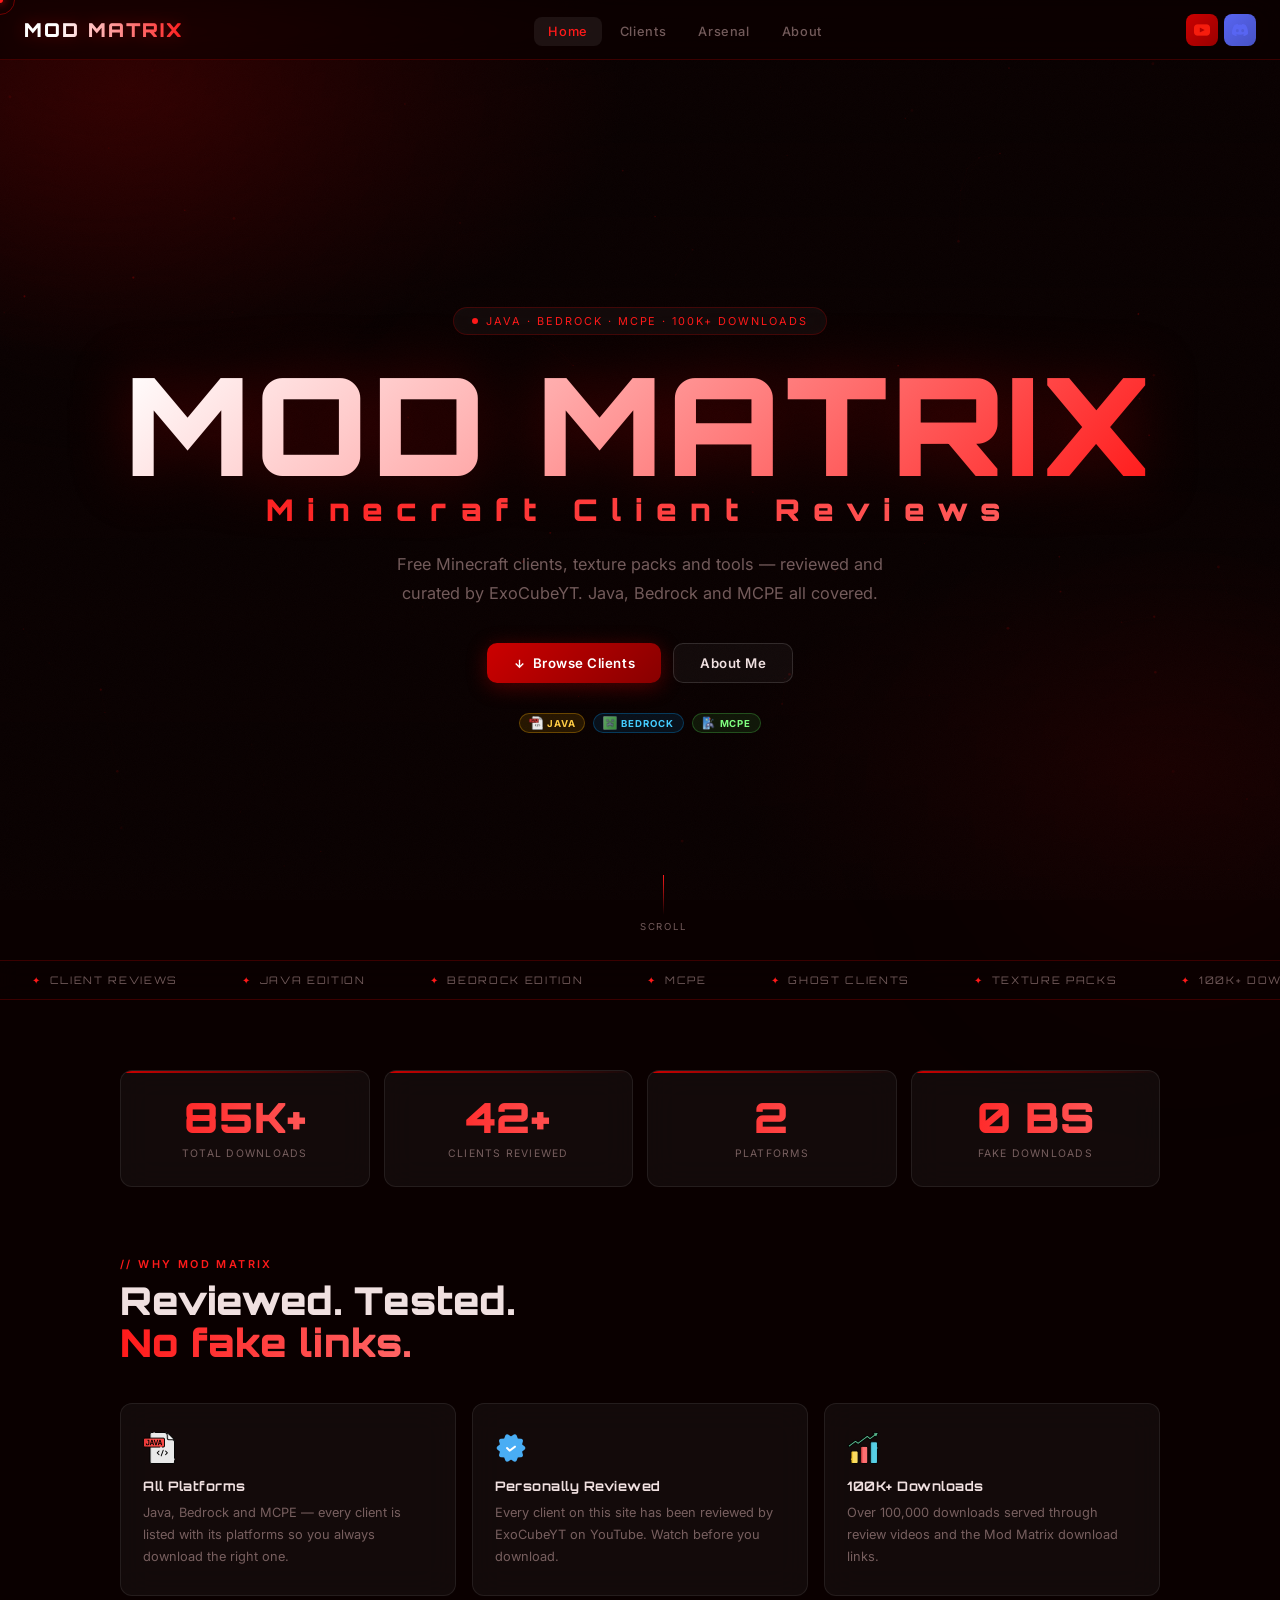
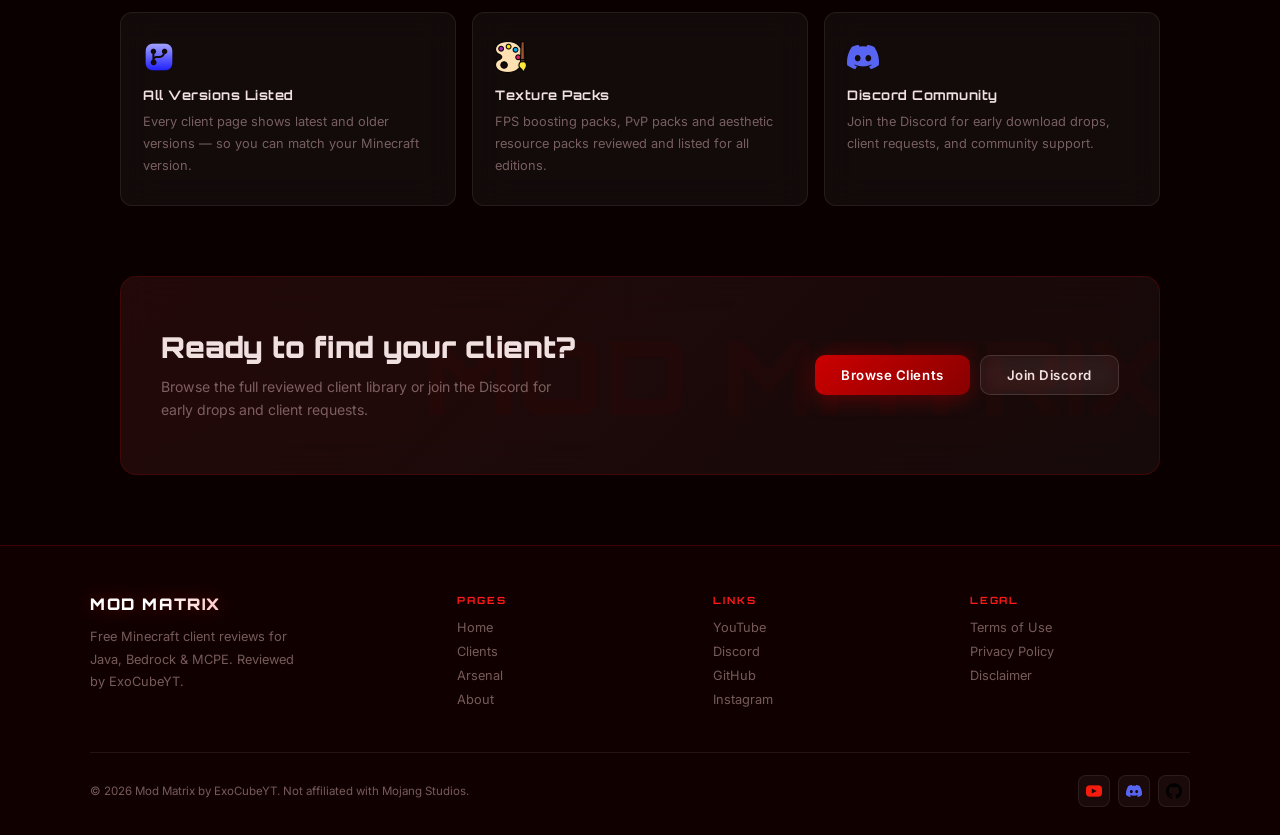
<file: index.html>
<!DOCTYPE html>
<html lang="en" prefix="og: https://ogp.me/ns#">
<head>
  <meta charset="UTF-8"/>
  <meta name="viewport" content="width=device-width,initial-scale=1.0"/>
  <title>Mod Matrix — Free Minecraft Clients & Mods</title>
  <meta name="description" content="Free Minecraft clients, texture packs and tools for Java, Bedrock and MCPE. Reviewed by ExoCubeYT."/>
  <link rel="icon" type="image/x-icon" sizes="32x32" href="assets/haha.ico"/>
  <link rel="icon" type="image/x-icon" sizes="16x16" href="assets/haha.ico"/>
  <link rel="icon" type="image/x-icon" href="assets/haha.ico"/>
  <link rel="shortcut icon" href="assets/haha.ico"/>
  <link rel="apple-touch-icon" sizes="180x180" href="assets/haha.ico"/>
  <meta name="msapplication-TileImage" content="assets/haha.ico"/>
  <meta name="theme-color" content="#0a0000"/>
  <meta name="robots" content="index, follow"/>
  <meta name="author" content="ExoCubeYT"/>
  <meta name="keywords" content="minecraft clients, free minecraft hacks, ghost client, MCPE mods, java client, bedrock client, mod matrix, ExoCubeYT, minecraft download, texture packs"/>
  <meta property="og:type" content="website"/>
  <meta property="og:title" content="Mod Matrix — Free Minecraft Clients &amp; Mods"/>
  <meta property="og:description" content="Free Minecraft clients, texture packs and tools for Java, Bedrock and MCPE. Reviewed by ExoCubeYT. 100K+ downloads."/>
  <meta property="og:url" content="https://modmatrix.in/"/>
  <meta property="og:image" content="https://modmatrix.in/assets/haha.ico"/>
  <meta property="og:site_name" content="Mod Matrix"/>
  <meta name="twitter:card" content="summary_large_image"/>
  <meta name="twitter:title" content="Mod Matrix — Free Minecraft Clients &amp; Mods"/>
  <meta name="twitter:description" content="Free Minecraft clients reviewed by ExoCubeYT. Java, Bedrock and MCPE. 100K+ downloads."/>
  <meta name="twitter:image" content="https://modmatrix.in/assets/haha.ico"/>
  <meta name="twitter:creator" content="@ExoCubeYT"/>
  <link rel="canonical" href="https://modmatrix.in/"/>
  <link rel="apple-touch-icon" href="assets/haha.ico"/>
  <link rel="shortcut icon" type="image/x-icon" href="assets/haha.ico"/>
  <style>
    .icon-img { width: 20px; height: 20px; object-fit: contain; display: block; }
    .plat-img { width: 14px; height: 14px; object-fit: contain; display: inline-block; vertical-align: middle; }
    .feat-icon-img { width: 32px; height: 32px; object-fit: contain; display: block; margin-bottom: 14px; }
    .nav-social a img { width: 16px; height: 16px; object-fit: contain; }
    .footer-social img { width: 16px; height: 16px; object-fit: contain; }
  </style>
  <link rel="stylesheet" href="shared.css"/>
  <style>
    /* hero */
    .hero {
      min-height: 100svh;
      display: flex; flex-direction: column;
      align-items: center; justify-content: center;
      text-align: center; padding: 80px 20px 60px;
      position: relative;
    }
    .hero-badge {
      display: inline-flex; align-items: center; gap: 8px;
      background: var(--glass); border: 1px solid var(--red-border);
      backdrop-filter: blur(12px); padding: 6px 18px; border-radius: 100px;
      font-size: .68rem; letter-spacing: .18em; text-transform: uppercase;
      color: var(--red2); margin-bottom: 28px;
      opacity: 0; animation: fu .6s .2s ease forwards;
    }
    .badge-dot { width: 6px; height: 6px; border-radius: 50%; background: var(--red2); animation: blink 1.6s ease-in-out infinite; }
    @keyframes blink{0%,100%{transform:scale(1);opacity:1;}50%{transform:scale(1.7);opacity:.3;}}
    @keyframes fu { from{opacity:0;transform:translateY(20px);}to{opacity:1;transform:translateY(0);} }

    .hero-title {
      font-family: 'Orbitron', sans-serif;
      font-size: clamp(3rem, 12vw, 8.5rem);
      font-weight: 900; line-height: .9; letter-spacing: .03em;
      opacity: 0; animation: fu .8s .3s ease forwards;
    }
    .hero-title .t1 {
      display: block;
      background: linear-gradient(135deg, #fff 0%, #ffaaaa 40%, var(--red2) 100%);
      -webkit-background-clip: text; -webkit-text-fill-color: transparent; background-clip: text;
      filter: drop-shadow(0 0 30px rgba(200,0,0,.3));
    }
    .hero-title .t2 {
      display: block; font-size: .22em; letter-spacing: .45em; margin-top: 12px;
      background: linear-gradient(90deg, var(--red2), #ff6666);
      -webkit-background-clip: text; -webkit-text-fill-color: transparent; background-clip: text;
    }

        .mc-deco {
      position: absolute; pointer-events: none; z-index: 0;
      opacity: 0; animation: decoIn 1s 1s ease forwards;
    }
    @keyframes decoIn{to{opacity:1;}}
    .mc-deco-l { left: 2%; top: 55%; width: clamp(80px, 12vw, 160px); transform: rotate(-8deg); animation-name: decoInL; }
    .mc-deco-r { right: 2%; top: 50%; width: clamp(80px, 12vw, 160px); transform: rotate(8deg); animation-name: decoInR; }
    @keyframes decoInL{from{opacity:0;transform:rotate(-8deg) translateX(-30px);}to{opacity:.35;transform:rotate(-8deg) translateX(0);}}
    @keyframes decoInR{from{opacity:0;transform:rotate(8deg) translateX(30px);}to{opacity:.35;transform:rotate(8deg) translateX(0);}}
    @media(max-width:700px){ .mc-deco{display:none;} }

    .hero-sub {
      max-width: 520px; color: var(--muted); font-size: clamp(.88rem,2.5vw,1.02rem); line-height: 1.75;
      margin: 26px auto 36px; position: relative; z-index: 1;
      opacity: 0; animation: fu .8s .48s ease forwards;
    }
    .hero-cta {
      display: flex; gap: 12px; flex-wrap: wrap; justify-content: center;
      position: relative; z-index: 1;
      opacity: 0; animation: fu .8s .6s ease forwards;
    }
    .hero-plats {
      display: flex; gap: 8px; flex-wrap: wrap; justify-content: center;
      margin-top: 30px; position: relative; z-index: 1;
      opacity: 0; animation: fu .8s .75s ease forwards;
    }
    .scroll-hint {
      position: absolute; bottom: 28px; left: 50%; transform: translateX(-50%);
      display: flex; flex-direction: column; align-items: center; gap: 6px;
      color: var(--muted); font-size: .6rem; letter-spacing: .18em; text-transform: uppercase;
      opacity: 0; animation: fu .8s 1s ease forwards;
    }
    .scroll-bar { width: 1px; height: 40px; background: linear-gradient(to bottom, var(--red2), transparent); animation: sb 2s ease-in-out infinite; }
    @keyframes sb{0%,100%{opacity:1;transform:scaleY(1);}50%{opacity:.3;transform:scaleY(.4);}}

    /* marquee */
    .marquee-wrap {
      overflow: hidden; padding: 12px 0; position: relative; z-index: 10;
      background: rgba(10,0,0,.5); backdrop-filter: blur(10px);
      border-top: 1px solid var(--red-border); border-bottom: 1px solid var(--red-border);
    }
    .marquee-track { display: flex; width: max-content; animation: ms 28s linear infinite; }
    .marquee-track:hover { animation-play-state: paused; }
    @keyframes ms{from{transform:translateX(0);}to{transform:translateX(-50%);}}
    .marquee-item { white-space: nowrap; padding: 0 32px; font-family:'Orbitron',sans-serif; font-size:.65rem; letter-spacing:.16em; text-transform:uppercase; color: var(--muted); }
    .marquee-item .dot { color: var(--red2); margin-right: 8px; }

    /* stats */
    .stats-section { max-width: 1080px; margin: 0 auto; padding: 70px 20px; }
    .stats-grid { display: grid; grid-template-columns: repeat(4,1fr); gap: 14px; }
    @media(max-width:700px){ .stats-grid{grid-template-columns:repeat(2,1fr);} }
    @media(max-width:360px){ .stats-grid{grid-template-columns:1fr;} }
    .stat-card {
      background: var(--glass); border: 1px solid var(--border);
      backdrop-filter: blur(16px); border-radius: var(--radius);
      padding: 26px 18px; text-align: center; position: relative; overflow: hidden;
    }
    .stat-card::after { content:''; position:absolute;top:0;left:0;right:0;height:2px; background:linear-gradient(90deg,var(--red),transparent); }
    .stat-num {
      font-family: 'Orbitron', sans-serif; font-size: clamp(2rem, 5vw, 2.6rem); font-weight: 900;
      background: linear-gradient(90deg, var(--red2), #ff6666);
      -webkit-background-clip: text; -webkit-text-fill-color: transparent; background-clip: text;
      display: block; line-height: 1;
    }
    .stat-label { font-size: .65rem; letter-spacing: .12em; text-transform: uppercase; color: var(--muted); margin-top: 8px; }

    /* features */
    .features-section { max-width: 1080px; margin: 0 auto; padding: 0 20px 70px; }
    .features-grid { display: grid; grid-template-columns: repeat(3,1fr); gap: 16px; margin-top: 40px; }
    @media(max-width:700px){ .features-grid{grid-template-columns:1fr 1fr;} }
    @media(max-width:420px){ .features-grid{grid-template-columns:1fr;} }
    .feat-card {
      background: var(--glass); border: 1px solid var(--border);
      backdrop-filter: blur(16px); border-radius: var(--radius);
      padding: 28px 22px; position: relative; overflow: hidden;
      transition: transform .25s, box-shadow .25s, border-color .25s;
    }
    .feat-card:hover { transform: translateY(-5px); box-shadow: 0 16px 40px rgba(0,0,0,.4); border-color: var(--red-border); }
    .feat-icon { font-size: 2rem; margin-bottom: 14px; display: block; }
    .feat-title { font-family:'Orbitron',sans-serif; font-size:.82rem; font-weight:700; letter-spacing:.04em; margin-bottom:8px; }
    .feat-desc { color: var(--muted); font-size: .8rem; line-height: 1.7; }

    /* cta banb */
    .cta-band {
      max-width: 1080px; margin: 0 auto 70px; padding: 0 20px;
    }
    .cta-inner {
      border-radius: 16px;
      background: var(--glass); border: 1px solid var(--red-border);
      backdrop-filter: blur(20px); padding: 52px 40px;
      display: flex; align-items: center; justify-content: space-between; gap: 32px; flex-wrap: wrap;
      position: relative; overflow: hidden;
    }
    .cta-inner::before { content:''; position:absolute;inset:0; background:linear-gradient(135deg,rgba(180,0,0,.1),rgba(80,0,0,.05)); pointer-events:none; }
    .cta-inner::after { content:'MOD MATRIX'; position:absolute;right:-10px;top:50%;transform:translateY(-50%); font-family:'Orbitron',sans-serif;font-size:clamp(4rem,8vw,8rem);font-weight:900; color:rgba(180,0,0,.04); pointer-events:none;white-space:nowrap; }
    .cta-text { position:relative;z-index:1; }
    .cta-text h2 { font-family:'Orbitron',sans-serif; font-size:clamp(1.2rem,3vw,1.8rem); font-weight:900; margin-bottom:10px; }
    .cta-text p { color:var(--muted); font-size:.88rem; line-height:1.7; max-width:400px; }
    .cta-actions { display:flex; gap:10px; flex-wrap:wrap; position:relative;z-index:1; }
    @media(max-width:600px){ .cta-inner{padding:36px 24px;} .cta-text p{max-width:100%;} }
  </style>
</head>
<body>
<div class="noise"></div>
<div class="orb orb1"></div><div class="orb orb2"></div>
<video id="bg-video" autoplay muted loop playsinline>
  </video>
<canvas id="bg-canvas"></canvas>
<div class="bg-gradient"></div>
<div id="cursor-dot"></div><div id="cursor-ring"></div>

<nav>
  <a class="logo" href="index.html" data-glitch>MOD MATRIX</a>
  <ul class="nav-center">
    <li><a href="index.html" class="active">Home</a></li>
    <li><a href="clients.html">Clients</a></li>
    <li><a href="arsenal.html">Arsenal</a></li>
    <li><a href="about.html">About</a></li>
  </ul>
  <div class="nav-right">
    <div class="nav-social">
      <a class="nav-yt" href="https://youtube.com/c/ExoCubeYT" target="_blank" title="YouTube"><img src="assets/youtube.png" alt="YouTube" class="icon-img"/></a>
      <a class="nav-disc" href="https://discord.gg/MXvYhg8Bdr" target="_blank" title="Discord"><img src="assets/discord.png" alt="Discord" class="icon-img"/></a>
    </div>
    <button class="hamburger" id="hamburger" aria-label="Menu" aria-expanded="false">
      <span></span><span></span><span></span>
    </button>
  </div>
</nav>
<div class="mobile-menu" id="mobile-menu">
  <a href="index.html" class="active">Home</a>
  <a href="clients.html">Clients</a>
  <a href="arsenal.html">Arsenal</a>
  <a href="about.html" class="active">About</a>
  <div class="mobile-menu-divider"></div>
  <div class="mobile-menu-socials">
    <a class="ms-yt" href="https://youtube.com/c/ExoCubeYT" target="_blank"><img src="assets/youtube.png" alt="" style="width:14px;height:14px;object-fit:contain;vertical-align:middle;margin-right:6px;"/> YouTube</a>
    <a class="ms-disc" href="https://discord.gg/MXvYhg8Bdr" target="_blank"><img src="assets/discord.png" alt="" style="width:14px;height:14px;object-fit:contain;vertical-align:middle;margin-right:6px;"/> Discord</a>
  </div>
</div>

<div class="wrapper">
    <section class="hero"><div class="hero-badge"><span class="badge-dot"></span> Java · Bedrock · MCPE · 100K+ Downloads</div>
    <h1 class="hero-title">
      <span class="t1">MOD MATRIX</span>
      <span class="t2">Minecraft Client Reviews</span>
    </h1>
    <p class="hero-sub">Free Minecraft clients, texture packs and tools — reviewed and curated by ExoCubeYT. Java, Bedrock and MCPE all covered.</p>
    <div class="hero-cta">
      <a href="clients.html" class="btn btn-red">
        <svg width="13" height="13" fill="none" stroke="currentColor" stroke-width="2.5" viewBox="0 0 24 24"><path d="M12 5v14M5 12l7 7 7-7"/></svg>
        Browse Clients
      </a>
      <a href="about.html" class="btn btn-ghost">About Me</a>
    </div>
    <div class="hero-plats">
      <span class="plat plat-java"><img src="assets/java.png" alt="" class="plat-img"/> Java</span>
      <span class="plat plat-bedrock"><img src="assets/bedrock.png" alt="" class="plat-img"/> Bedrock</span>
      <span class="plat plat-mcpe"><img src="assets/mcpe.png" alt="" class="plat-img"/> MCPE</span>
    </div>
    <div class="scroll-hint"><div class="scroll-bar"></div>Scroll</div>
  </section>

    <div class="marquee-wrap">
    <div class="marquee-track">
      <span class="marquee-item"><span class="dot">✦</span>Client Reviews</span>
      <span class="marquee-item"><span class="dot">✦</span>Java Edition</span>
      <span class="marquee-item"><span class="dot">✦</span>Bedrock Edition</span>
      <span class="marquee-item"><span class="dot">✦</span>MCPE</span>
      <span class="marquee-item"><span class="dot">✦</span>Ghost Clients</span>
      <span class="marquee-item"><span class="dot">✦</span>Texture Packs</span>
      <span class="marquee-item"><span class="dot">✦</span>100K+ Downloads</span>
      <span class="marquee-item"><span class="dot">✦</span>ExoCubeYT</span>
      <span class="marquee-item"><span class="dot">✦</span>Always Updated</span>
      <span class="marquee-item"><span class="dot">✦</span>Client Reviews</span>
      <span class="marquee-item"><span class="dot">✦</span>Java Edition</span>
      <span class="marquee-item"><span class="dot">✦</span>Bedrock Edition</span>
      <span class="marquee-item"><span class="dot">✦</span>MCPE</span>
      <span class="marquee-item"><span class="dot">✦</span>Ghost Clients</span>
      <span class="marquee-item"><span class="dot">✦</span>Texture Packs</span>
      <span class="marquee-item"><span class="dot">✦</span>100K+ Downloads</span>
      <span class="marquee-item"><span class="dot">✦</span>ExoCubeYT</span>
      <span class="marquee-item"><span class="dot">✦</span>Always Updated</span>
    </div>
  </div>

    <div class="stats-section">
    <div class="stats-grid">
      <div class="stat-card reveal"><span class="stat-num" data-count="100" data-suffix="K+">0</span><div class="stat-label">Total Downloads</div></div>
      <div class="stat-card reveal" style="transition-delay:.08s"><span class="stat-num" data-count="50" data-suffix="+">0</span><div class="stat-label">Clients Reviewed</div></div>
      <div class="stat-card reveal" style="transition-delay:.16s"><span class="stat-num" data-count="3" data-suffix="">0</span><div class="stat-label">Platforms</div></div>
      <div class="stat-card reveal" style="transition-delay:.24s"><span class="stat-num" data-count="0" data-suffix=" BS">—</span><div class="stat-label">Fake Downloads</div></div>
    </div>
  </div>

    <div class="features-section">
    <div class="reveal">
      <div class="sec-tag">// Why Mod Matrix</div>
      <h2 class="sec-title">Reviewed. Tested.<br><span class="grad">No fake links.</span></h2>
    </div>
    <div class="features-grid">
      <div class="feat-card reveal" style="transition-delay:.05s"><img src="assets/java.png" alt="" class="feat-icon-img"/><div class="feat-title">All Platforms</div><p class="feat-desc">Java, Bedrock and MCPE — every client is listed with its platforms so you always download the right one.</p></div>
      <div class="feat-card reveal" style="transition-delay:.1s"><img src="assets/verified.png" alt="" class="feat-icon-img"/><div class="feat-title">Personally Reviewed</div><p class="feat-desc">Every client on this site has been reviewed by ExoCubeYT on YouTube. Watch before you download.</p></div>
      <div class="feat-card reveal" style="transition-delay:.15s"><img src="assets/downloads.png" alt="" class="feat-icon-img"/><div class="feat-title">100K+ Downloads</div><p class="feat-desc">Over 100,000 downloads served through review videos and the Mod Matrix download links.</p></div>
      <div class="feat-card reveal" style="transition-delay:.2s"><img src="assets/versions.png" alt="" class="feat-icon-img"/><div class="feat-title">All Versions Listed</div><p class="feat-desc">Every client page shows latest and older versions — so you can match your Minecraft version.</p></div>
      <div class="feat-card reveal" style="transition-delay:.25s"><img src="assets/pallete.png" alt="" class="feat-icon-img"/><div class="feat-title">Texture Packs</div><p class="feat-desc">FPS boosting packs, PvP packs and aesthetic resource packs reviewed and listed for all editions.</p></div>
      <div class="feat-card reveal" style="transition-delay:.3s"><img src="assets/discord.png" alt="" class="feat-icon-img"/><div class="feat-title">Discord Community</div><p class="feat-desc">Join the Discord for early download drops, client requests, and community support.</p></div>
    </div>
  </div>

    <div class="cta-band reveal">
    <div class="cta-inner">
      <div class="cta-text">
        <h2>Ready to find your client?</h2>
        <p>Browse the full reviewed client library or join the Discord for early drops and client requests.</p>
      </div>
      <div class="cta-actions">
        <a href="clients.html" class="btn btn-red">Browse Clients</a>
        <a href="https://discord.gg/MXvYhg8Bdr" target="_blank" class="btn btn-ghost">Join Discord</a>
      </div>
    </div>
  </div>

  <footer>
    <div class="footer-inner">
      <div class="footer-grid">
        <div class="footer-brand">
          <a class="logo" href="index.html">MOD MATRIX</a>
          <p>Free Minecraft client reviews for Java, Bedrock &amp; MCPE. Reviewed by ExoCubeYT.</p>
        </div>
        <div class="footer-col"><h4>Pages</h4><a href="index.html">Home</a><a href="clients.html">Clients</a><a href="arsenal.html">Arsenal</a><a href="about.html">About</a></div>
        <div class="footer-col"><h4>Links</h4><a href="https://youtube.com/c/ExoCubeYT" target="_blank">YouTube</a><a href="https://discord.gg/MXvYhg8Bdr" target="_blank">Discord</a><a href="https://github.com/ExoCubeYT" target="_blank">GitHub</a><a href="https://instagram.com/_exocube_yt" target="_blank">Instagram</a></div>
        <div class="footer-col"><h4>Legal</h4><a href="terms.html">Terms of Use</a><a href="privacy.html">Privacy Policy</a><a href="disclaimer.html">Disclaimer</a></div>
      </div>
      <div class="footer-bottom">
        <p>© 2026 Mod Matrix by ExoCubeYT. Not affiliated with Mojang Studios.</p>
        <div class="footer-socials">
          <a class="footer-social" href="https://youtube.com/c/ExoCubeYT" target="_blank"><img src="assets/youtube.png" alt="YouTube" style="width:16px;height:16px;object-fit:contain;"/></a>
          <a class="footer-social" href="https://discord.gg/MXvYhg8Bdr" target="_blank"><img src="assets/discord.png" alt="Discord" style="width:16px;height:16px;object-fit:contain;"/></a>
          <a class="footer-social" href="https://github.com/ExoCubeYT" target="_blank"><img src="assets/github.png" alt="GitHub" style="width:16px;height:16px;object-fit:contain;"/></a>
        </div>
      </div>
    </div>
  </footer>
</div>

<script src="shared.js"></script>
<script>
function animCount(el){
  const t=parseInt(el.dataset.count),s=el.dataset.suffix||'',d=1500,st=performance.now();
  if(isNaN(t)){return;}
  (function f(now){const p=Math.min((now-st)/d,1),e=1-Math.pow(1-p,3);el.textContent=Math.floor(e*t)+s;if(p<1)requestAnimationFrame(f);else el.textContent=t+s;})(st);
}
const cio=new IntersectionObserver(entries=>entries.forEach(e=>{if(e.isIntersecting){animCount(e.target);cio.unobserve(e.target);}}),{threshold:.5});
document.querySelectorAll('.stat-num[data-count]').forEach(el=>cio.observe(el));
</script>
</body>
</html>
</file>
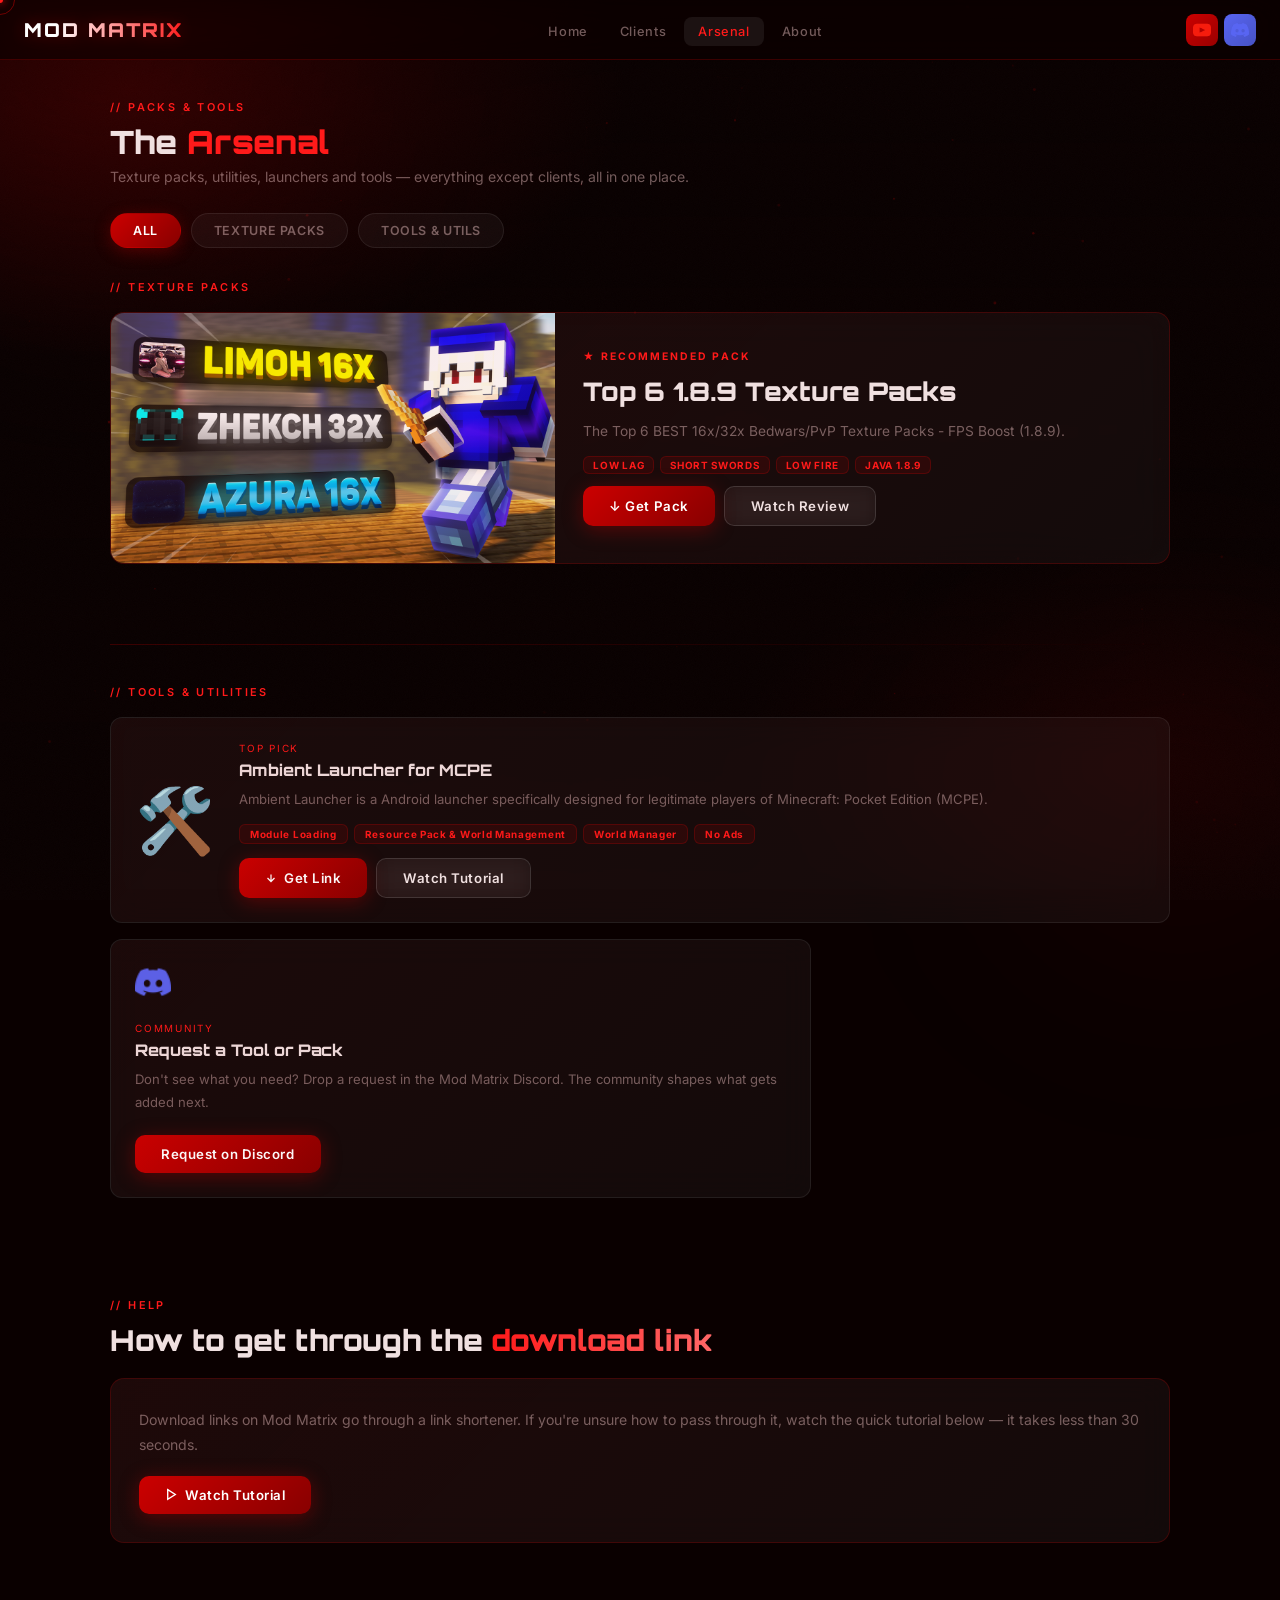
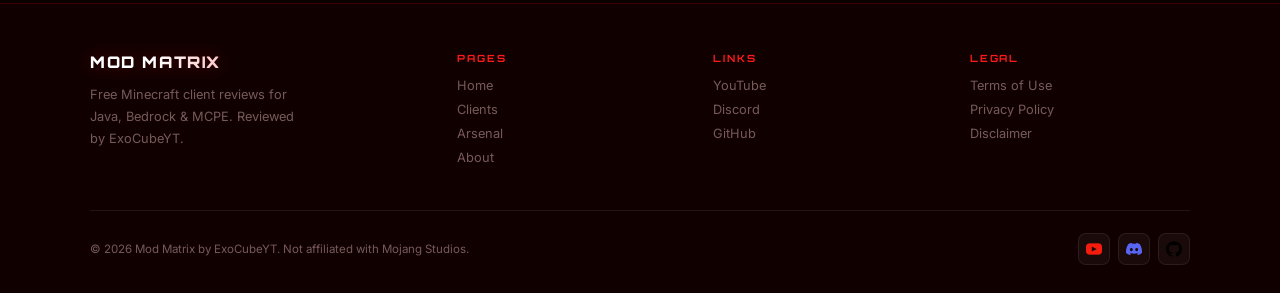
<file: arsenal.html>
<!DOCTYPE html>
<html lang="en" prefix="og: https://ogp.me/ns#">
<head>
  <meta charset="UTF-8"/><meta name="viewport" content="width=device-width,initial-scale=1.0"/>
  <link rel="icon" type="image/x-icon" sizes="32x32" href="assets/haha.ico"/>
  <link rel="icon" type="image/x-icon" sizes="16x16" href="assets/haha.ico"/>
  <link rel="icon" type="image/x-icon" href="assets/haha.ico"/>
  <link rel="shortcut icon" href="assets/haha.ico"/>
  <link rel="apple-touch-icon" sizes="180x180" href="assets/haha.ico"/>
  <link rel="shortcut icon" type="image/x-icon" href="assets/haha.ico"/>
  <meta name="robots" content="index, follow"/>
  <meta name="author" content="ExoCubeYT"/>
  <meta name="keywords" content="minecraft texture packs, minecraft tools, fps boost pack, mcpe tools, mod matrix, ExoCubeYT"/>
  <meta property="og:type" content="website"/>
  <meta property="og:title" content="Arsenal — Mod Matrix"/>
  <meta property="og:description" content="Texture packs, tools and utilities for Minecraft. Reviewed by ExoCubeYT."/>
  <meta property="og:url" content="https://modmatrix.in/arsenal"/>
  <meta property="og:image" content="https://modmatrix.in/assets/haha.ico"/>
  <meta property="og:site_name" content="Mod Matrix"/>
  <meta name="twitter:card" content="summary_large_image"/>
  <meta name="twitter:title" content="Arsenal — Mod Matrix"/>
  <meta name="twitter:description" content="Texture packs, tools and utilities for Minecraft. Reviewed by ExoCubeYT."/>
  <meta name="twitter:image" content="https://modmatrix.in/assets/haha.ico"/>
  <meta name="twitter:creator" content="@ExoCubeYT"/>
  <link rel="canonical" href="https://modmatrix.in/arsenal"/>
  <title>Mod Matrix — Arsenal</title>
  <link rel="stylesheet" href="shared.css"/>
  <style>
    .page-header{padding:40px 20px 0;max-width:1100px;margin:0 auto;}
    @media(max-width:768px){.page-header{padding:20px 20px 0;}.filter-wrap{padding:16px 16px 18px;gap:8px;}.arsenal-wrap{padding:0 16px 80px;}}
    .page-header h1{font-family:'Orbitron',sans-serif;font-size:clamp(1.4rem,4vw,2rem);font-weight:900;margin-bottom:6px;}
    .page-header p{color:var(--muted);font-size:.88rem;}
    .filter-wrap{max-width:1100px;margin:0 auto;padding:28px 20px 32px;display:flex;align-items:center;gap:10px;flex-wrap:wrap;}
    .filter-btn{padding:9px 22px;border-radius:100px;background:var(--glass);border:1px solid var(--border);color:var(--muted);font-family:'Inter',sans-serif;font-size:.78rem;font-weight:600;letter-spacing:.05em;text-transform:uppercase;cursor:pointer;transition:all .2s;white-space:nowrap;}
    .filter-btn:hover{color:var(--text);background:var(--glass2);border-color:var(--border2);}
    .filter-btn.active{background:linear-gradient(135deg,var(--red),#880000);border-color:transparent;color:#fff;box-shadow:0 4px 16px rgba(180,0,0,.35);}
    .arsenal-wrap{max-width:1100px;margin:0 auto;padding:0 20px 100px;}
    .packs-section{margin-bottom:52px;}
    .section-divider-line{height:1px;background:linear-gradient(90deg,var(--red-border),transparent);margin-bottom:40px;}
    .featured{background:var(--glass);border:1px solid var(--red-border);backdrop-filter:blur(20px);border-radius:14px;overflow:hidden;display:flex;margin-bottom:28px;position:relative;}
    .featured::before{content:'';position:absolute;inset:0;background:linear-gradient(135deg,rgba(160,0,0,.1),transparent);pointer-events:none;}
    .fp-img{width:42%;min-width:280px;flex-shrink:0;overflow:hidden;aspect-ratio:16/9;}
    .fp-img img{width:100%;height:100%;object-fit:cover;display:block;min-height:100%;}
    .fp-body{padding:32px 28px;display:flex;flex-direction:column;justify-content:center;gap:12px;position:relative;z-index:1;}
    .fp-label{font-size:.65rem;letter-spacing:.2em;text-transform:uppercase;color:var(--red2);font-weight:700;}
    .fp-name{font-family:'Orbitron',sans-serif;font-size:clamp(1.1rem,3vw,1.6rem);font-weight:900;}
    .fp-desc{color:var(--muted);font-size:.86rem;line-height:1.75;}
    .fp-tags{display:flex;gap:6px;flex-wrap:wrap;}
    .fp-tag{font-size:.62rem;font-weight:700;letter-spacing:.07em;text-transform:uppercase;padding:2px 9px;border-radius:6px;background:var(--red-dim);border:1px solid var(--red-border);color:var(--red2);}
    .fp-actions{display:flex;gap:9px;flex-wrap:wrap;}
    @media(max-width:700px){.featured{flex-direction:column;}.fp-img{width:100%;aspect-ratio:16/9;}.fp-body{padding:20px;}}
    .packs-grid{display:grid;grid-template-columns:repeat(4,1fr);gap:16px;}
    @media(max-width:900px){.packs-grid{grid-template-columns:repeat(3,1fr);}}
    @media(max-width:640px){.packs-grid{grid-template-columns:repeat(2,1fr);gap:12px;}}
    @media(max-width:360px){.packs-grid{grid-template-columns:1fr;}}
    .pack-card{background:linear-gradient(145deg,rgba(255,255,255,.06),rgba(255,255,255,.02));border:1px solid var(--border);border-radius:var(--radius);overflow:hidden;display:flex;flex-direction:column;transition:border-color .15s,transform .15s;opacity:0;transform:translateY(14px);}
    .pack-card.card-in{opacity:1;transform:translateY(0);transition:opacity .4s ease,transform .4s ease,border-color .15s;}
    .pack-card:hover{border-color:rgba(255,255,255,.2);transform:translateY(-2px);}
    .pack-thumb{width:100%;aspect-ratio:16/9;overflow:hidden;position:relative;background:var(--bg3);}
    .pack-thumb img{width:100%;height:100%;object-fit:cover;display:block;transition:transform .15s;}
    .pack-card:hover .pack-thumb img{transform:scale(1.05);}
    .pack-badge{position:absolute;top:8px;left:8px;background:rgba(10,0,0,.7);backdrop-filter:blur(8px);border:1px solid var(--red-border);padding:2px 9px;border-radius:6px;font-size:.6rem;font-weight:700;letter-spacing:.1em;text-transform:uppercase;color:var(--red2);}
    .pack-body{padding:11px 13px 13px;display:flex;flex-direction:column;gap:7px;flex:1;}
    .pack-name{font-family:'Orbitron',sans-serif;font-size:.8rem;font-weight:700;color:#e06060;white-space:nowrap;overflow:hidden;text-overflow:ellipsis;}
    .pack-desc{color:var(--muted);font-size:.76rem;line-height:1.6;flex:1;}
    .pack-dl{display:flex;align-items:center;justify-content:center;gap:5px;background:linear-gradient(135deg,var(--red),#880000);border:none;border-radius:8px;color:#fff;font-family:'Inter',sans-serif;font-size:.76rem;font-weight:600;padding:9px;text-decoration:none;cursor:pointer;transition:filter .12s;width:100%;}
    .pack-dl:hover{filter:brightness(1.1);}
    @media(max-width:640px){.pack-body{padding:9px 11px 11px;}.pack-name{font-size:.76rem;}.pack-desc{font-size:.72rem;}.pack-dl{font-size:.72rem;padding:8px;}}
    .bento{display:grid;grid-template-columns:repeat(12,1fr);gap:16px;}
    @media(max-width:900px){.col-8,.col-4,.col-6{grid-column:span 12 !important;}}
    @media(max-width:600px){.bento{gap:12px;}}
    .col-12{grid-column:span 12;}.col-8{grid-column:span 8;}.col-4{grid-column:span 4;}.col-6{grid-column:span 6;}
    .bc{background:var(--glass);border:1px solid var(--border);backdrop-filter:blur(16px);border-radius:var(--radius);padding:24px;position:relative;overflow:hidden;opacity:0;transform:translateY(14px);transition:border-color .2s,transform .25s,box-shadow .25s;}
    .bc.card-in{opacity:1;transform:translateY(0);transition:opacity .4s ease,transform .4s ease,border-color .2s,box-shadow .25s;}
    .bc:hover{transform:translateY(-4px);box-shadow:0 14px 36px rgba(0,0,0,.4);border-color:var(--red-border);}
    .bc::before{content:'';position:absolute;inset:0;background:linear-gradient(135deg,rgba(160,0,0,.06),transparent);pointer-events:none;}
    .bc.wide{display:flex;gap:24px;align-items:center;}
    .bc.wide .ti{font-size:4rem;flex-shrink:0;margin-bottom:0;}
    .ti{font-size:2.2rem;margin-bottom:14px;display:block;}
    .tl{font-size:.62rem;letter-spacing:.18em;text-transform:uppercase;color:var(--red2);margin-bottom:6px;}
    .tn{font-family:'Orbitron',sans-serif;font-size:clamp(.85rem,2vw,1rem);font-weight:800;margin-bottom:8px;}
    .td{color:var(--muted);font-size:.82rem;line-height:1.7;margin-bottom:14px;}
    .pills{display:flex;gap:6px;flex-wrap:wrap;margin-bottom:14px;}
    .pill{background:var(--red-dim);border:1px solid var(--red-border);color:var(--red2);font-size:.62rem;font-weight:700;letter-spacing:.07em;padding:3px 10px;border-radius:6px;}
    .wbody{flex:1;}
    @media(max-width:900px){.bc.wide{flex-direction:column;align-items:flex-start;}.bc.wide .ti{font-size:2.5rem;margin-bottom:0;}}
    @media(max-width:600px){.bc{padding:18px;}}
    .packs-section.hidden,.tools-section.hidden,.section-divider-line.hidden{display:none;}
  </style>
</head>
<body>
<div class="noise"></div>
<div class="orb orb1"></div><div class="orb orb2"></div>
<video id="bg-video" autoplay muted loop playsinline></video>
<canvas id="bg-canvas"></canvas>
<div class="bg-gradient"></div>
<div id="cursor-dot"></div><div id="cursor-ring"></div>

<nav>
  <a class="logo" href="index.html" data-glitch>MOD MATRIX</a>
  <ul class="nav-center">
    <li><a href="index.html">Home</a></li>
    <li><a href="clients.html">Clients</a></li>
    <li><a href="arsenal.html" class="active">Arsenal</a></li>
    <li><a href="about.html">About</a></li>
  </ul>
  <div class="nav-right">
    <div class="nav-social">
      <a class="nav-yt" href="https://youtube.com/c/ExoCubeYT" target="_blank"><img src="assets/youtube.png" alt="YouTube" style="width:18px;height:18px;object-fit:contain;display:block;"/></a>
      <a class="nav-disc" href="https://discord.gg/MXvYhg8Bdr" target="_blank"><img src="assets/discord.png" alt="Discord" style="width:18px;height:18px;object-fit:contain;display:block;"/></a>
    </div>
    <button class="hamburger" id="hamburger" aria-label="Menu" aria-expanded="false"><span></span><span></span><span></span></button>
  </div>
</nav>
<div class="mobile-menu" id="mobile-menu">
  <a href="index.html">Home</a>
  <a href="clients.html">Clients</a>
  <a href="arsenal.html" class="active">Arsenal</a>
  <a href="about.html">About</a>
  <div class="mobile-menu-divider"></div>
  <div class="mobile-menu-socials">
    <a class="ms-yt" href="https://youtube.com/c/ExoCubeYT" target="_blank"><img src="assets/youtube.png" alt="" style="width:14px;height:14px;object-fit:contain;vertical-align:middle;margin-right:6px;"/> YouTube</a>
    <a class="ms-disc" href="https://discord.gg/MXvYhg8Bdr" target="_blank"><img src="assets/discord.png" alt="" style="width:14px;height:14px;object-fit:contain;vertical-align:middle;margin-right:6px;"/> Discord</a>
  </div>
</div>

<div class="wrapper">
  <div class="page-header">
    <div class="sec-tag">// Packs &amp; Tools</div>
    <h1>The <span style="color:var(--red2)">Arsenal</span></h1>
    <p>Texture packs, utilities, launchers and tools — everything except clients, all in one place.</p>
  </div>

  <div class="filter-wrap">
    <button class="filter-btn active" data-filter="all">All</button>
    <button class="filter-btn" data-filter="packs">Texture Packs</button>
    <button class="filter-btn" data-filter="tools">Tools &amp; Utils</button>
  </div>

  <div class="arsenal-wrap">
    <div class="packs-section" id="packs-section">
      <div class="sec-tag" style="margin-bottom:18px;">// Texture Packs</div>
      <div id="featured-pack-slot"></div>
      <div class="packs-grid" id="packs-grid"></div>
    </div>
    <div class="section-divider-line" id="divider-line" style="margin-top:48px;"></div>
    <div class="tools-section" id="tools-section">
      <div class="sec-tag" style="margin-bottom:18px;">// Tools &amp; Utilities</div>
      <div class="bento" id="tools-bento"></div>
    </div>
  </div>


    <div style="max-width:1100px;margin:0 auto;padding:0 20px 60px;">
      <div class="sec-tag">// Help</div>
      <h2 style="font-family:'Orbitron',sans-serif;font-size:clamp(1.2rem,3vw,1.8rem);font-weight:900;margin-bottom:20px;margin-top:10px;">How to get through the <span style="background:linear-gradient(90deg,var(--red2),#ff6666);-webkit-background-clip:text;-webkit-text-fill-color:transparent;background-clip:text">download link</span></h2>
      <div style="background:var(--glass);border:1px solid var(--red-border);backdrop-filter:blur(16px);border-radius:14px;padding:28px;position:relative;overflow:hidden;">
        <div style="position:absolute;inset:0;background:linear-gradient(135deg,rgba(160,0,0,.08),transparent);pointer-events:none;"></div>
        <p style="color:var(--muted);font-size:.88rem;line-height:1.8;margin-bottom:18px;position:relative;z-index:1;">Download links on Mod Matrix go through a link shortener. If you're unsure how to pass through it, watch the quick tutorial below — it takes less than 30 seconds.</p>
        <a href="https://bit.ly/download-exo" target="_blank" class="btn btn-red" style="position:relative;z-index:1;">
          <svg width="13" height="13" fill="none" stroke="currentColor" stroke-width="2.5" viewBox="0 0 24 24"><path d="M5 3l14 9-14 9V3z"/></svg>
          Watch Tutorial
        </a>
      </div>
    </div>
  <footer>
    <div class="footer-inner">
      <div class="footer-grid">
        <div class="footer-brand"><a class="logo" href="index.html">MOD MATRIX</a><p>Free Minecraft client reviews for Java, Bedrock &amp; MCPE. Reviewed by ExoCubeYT.</p></div>
        <div class="footer-col"><h4>Pages</h4><a href="index.html">Home</a><a href="clients.html">Clients</a><a href="arsenal.html">Arsenal</a><a href="about.html">About</a></div>
        <div class="footer-col"><h4>Links</h4><a href="https://youtube.com/c/ExoCubeYT" target="_blank">YouTube</a><a href="https://discord.gg/MXvYhg8Bdr" target="_blank">Discord</a><a href="https://github.com/ExoCubeYT" target="_blank">GitHub</a></div>
        <div class="footer-col"><h4>Legal</h4><a href="terms.html">Terms of Use</a><a href="privacy.html">Privacy Policy</a><a href="disclaimer.html">Disclaimer</a></div>
      </div>
      <div class="footer-bottom">
        <p>© 2026 Mod Matrix by ExoCubeYT. Not affiliated with Mojang Studios.</p>
        <div class="footer-socials">
          <a class="footer-social" href="https://youtube.com/c/ExoCubeYT" target="_blank"><img src="assets/youtube.png" alt="YouTube" style="width:16px;height:16px;object-fit:contain;"/></a>
          <a class="footer-social" href="https://discord.gg/MXvYhg8Bdr" target="_blank"><img src="assets/discord.png" alt="Discord" style="width:16px;height:16px;object-fit:contain;"/></a>
          <a class="footer-social" href="https://github.com/ExoCubeYT" target="_blank"><img src="assets/github.png" alt="GitHub" style="width:16px;height:16px;object-fit:contain;"/></a>
        </div>
      </div>
    </div>
  </footer>
</div>

<script src="arsenal-data.js"></script>
<script src="shared.js"></script>
<script>
(function(){
  const featSlot = document.getElementById('featured-pack-slot');
  const grid     = document.getElementById('packs-grid');
  const featured = PACKS.find(p=>p.featured);

  if(featured){
    const tagsHtml=(featured.featTags||[]).map(t=>`<span class="fp-tag">${t}</span>`).join('');
    featSlot.innerHTML=`
      <div class="featured">
        <div class="fp-img"><img src="${featured.thumb}" alt="${featured.name}" onerror="this.style.opacity='.2'"/></div>
        <div class="fp-body">
          <div class="fp-label">★ Recommended Pack</div>
          <div class="fp-name">${featured.name}</div>
          <p class="fp-desc">${featured.desc}</p>
          <div class="fp-tags">${tagsHtml}</div>
          <div class="fp-actions">
            <a href="${featured.dlUrl}" target="_blank" class="btn btn-red">↓ Get Pack</a>
            ${featured.watchUrl ? `<a href="${featured.watchUrl}" target="_blank" class="btn btn-ghost">Watch Review</a>` : ''}
          </div>
        </div>
      </div>`;
  }

  PACKS.filter(p=>!p.featured).forEach((p,i)=>{
    const el=document.createElement('div');
    el.className='pack-card';
    el.innerHTML=`
      <div class="pack-thumb">
        <img src="${p.thumb}" alt="${p.name}" onerror="this.style.opacity='.2'"/>
        <span class="pack-badge">${p.badge}</span>
      </div>
      <div class="pack-body">
        <div class="pack-name">${p.name}</div>
        <p class="pack-desc">${p.desc}</p>
        <a class="pack-dl" href="${p.dlUrl}" target="_blank">↓ Get</a>
      </div>`;
    grid.appendChild(el);
    setTimeout(()=>el.classList.add('card-in'),60+i*70);
  });
})();

(function(){
  const bento=document.getElementById('tools-bento');
  const colCycle=['col-8','col-4','col-6','col-6','col-4','col-8'];

  TOOLS.forEach((t,i)=>{
    const pillsHtml=t.pills.map(p=>`<span class="pill">${p}</span>`).join('');
    const el=document.createElement('div');

    if(t.wide){
      el.className='bc wide col-12';
      el.innerHTML=`
        <span class="ti">${t.emoji}</span>
        <div class="wbody">
          <div class="tl">${t.label}</div>
          <div class="tn">${t.name}</div>
          <p class="td">${t.desc}</p>
          ${pillsHtml?`<div class="pills">${pillsHtml}</div>`:''}
          <div style="display:flex;gap:9px;flex-wrap:wrap;">
            <a href="${t.dlUrl}" target="_blank" class="btn btn-red"><svg width="12" height="12" fill="none" stroke="currentColor" stroke-width="2.5" viewBox="0 0 24 24"><path d="M12 5v14M5 12l7 7 7-7"/></svg>Get Link</a>
            ${t.watchUrl?`<a href="${t.watchUrl}" target="_blank" class="btn btn-ghost">Watch Tutorial</a>`:''}
          </div>
        </div>`;
    } else {
      el.className='bc '+colCycle[i % colCycle.length];
      el.innerHTML=`
        <span class="ti">${t.emoji}</span>
        <div class="tl">${t.label}</div>
        <div class="tn">${t.name}</div>
        <p class="td">${t.desc}</p>
        ${pillsHtml?`<div class="pills">${pillsHtml}</div>`:''}
        <a href="${t.dlUrl}" target="_blank" class="btn ${i%2===0?'btn-red':'btn-ghost'}" style="margin-top:8px">Get Link</a>`;
    }
    bento.appendChild(el);
    setTimeout(()=>el.classList.add('card-in'),200+i*80);
  });

    const discord=document.createElement('div');
  discord.className='bc col-8';
  discord.innerHTML=`
    <span class="ti"><img src="assets/discord.png" alt="Discord" style="width:36px;height:36px;object-fit:contain;"/></span>
    <div class="tl">Community</div>
    <div class="tn">Request a Tool or Pack</div>
    <p class="td">Don't see what you need? Drop a request in the Mod Matrix Discord. The community shapes what gets added next.</p>
    <a href="https://discord.gg/MXvYhg8Bdr" target="_blank" class="btn btn-red" style="margin-top:8px">Request on Discord</a>`;
  bento.appendChild(discord);
  setTimeout(()=>discord.classList.add('card-in'),200+TOOLS.length*80);
})();

const packSection=document.getElementById('packs-section');
const toolSection=document.getElementById('tools-section');
const dividerLine=document.getElementById('divider-line');
document.querySelectorAll('.filter-btn').forEach(btn=>{
  btn.addEventListener('click',()=>{
    document.querySelectorAll('.filter-btn').forEach(b=>b.classList.remove('active'));
    btn.classList.add('active');
    const f=btn.dataset.filter;
    packSection.classList.toggle('hidden',f==='tools');
    toolSection.classList.toggle('hidden',f==='packs');
    dividerLine.classList.toggle('hidden',f!=='all');
  });
});
</script>
</body>
</html>
</file>
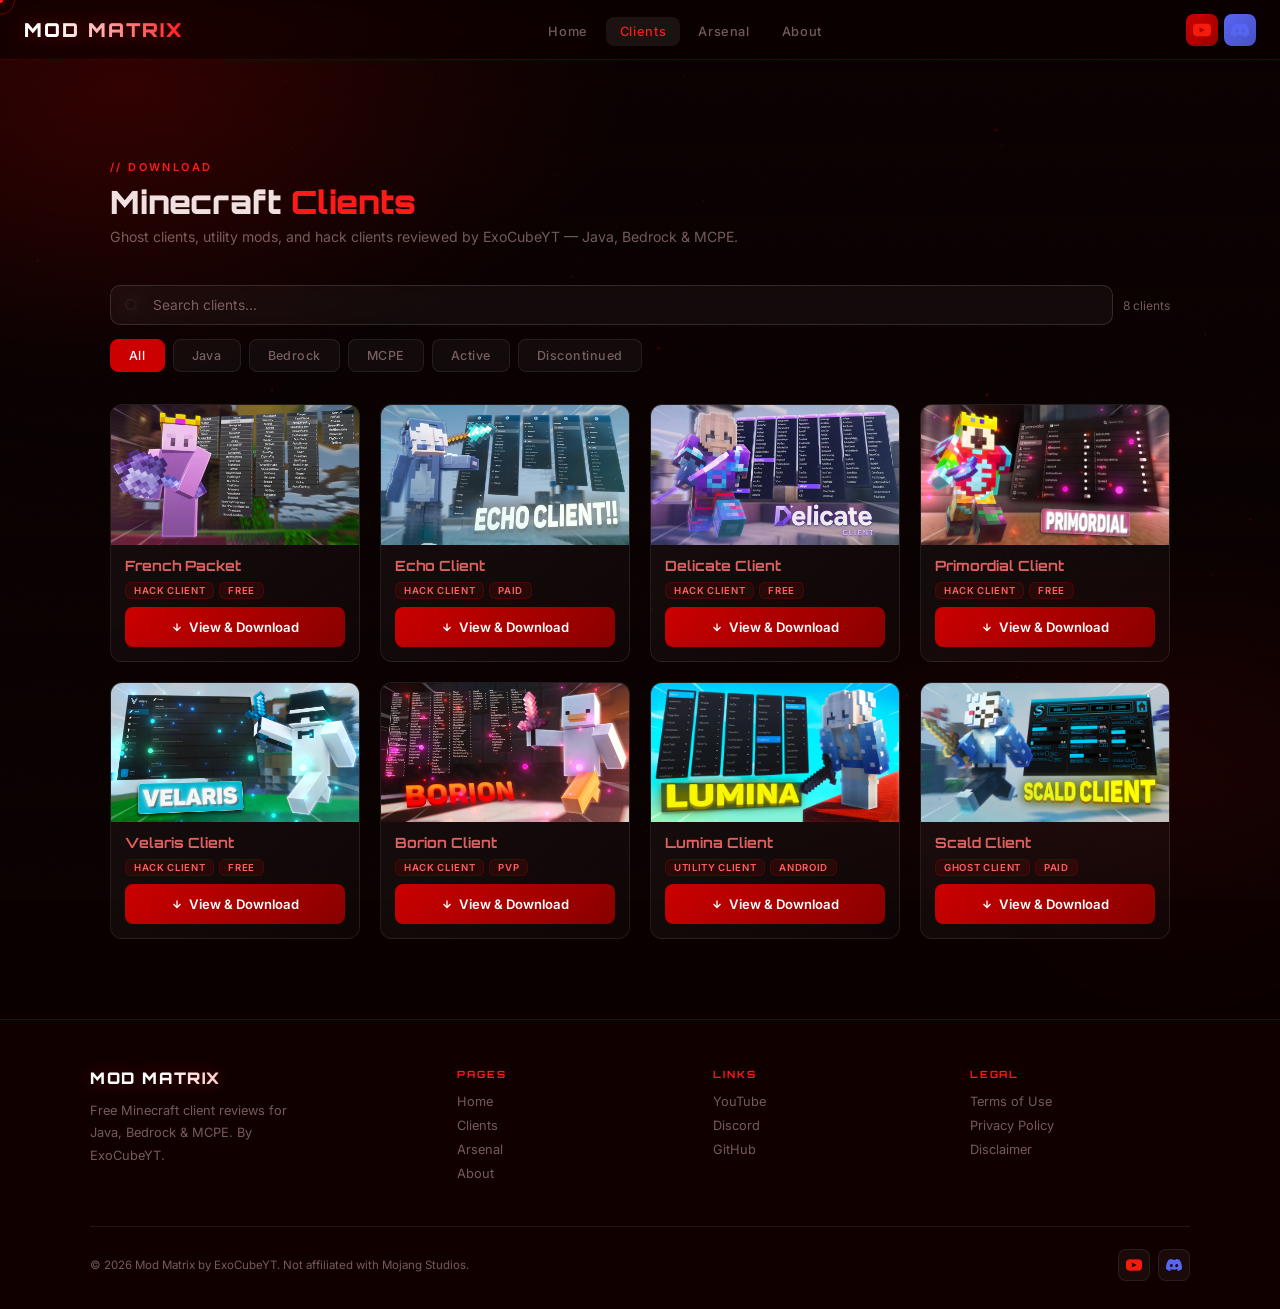
<file: clients.html>
<!DOCTYPE html>
<html lang="en" prefix="og: https://ogp.me/ns#">
<head>
  <meta charset="UTF-8"/>
  <meta name="viewport" content="width=device-width,initial-scale=1.0"/>
  <link rel="icon" type="image/x-icon" sizes="32x32" href="assets/haha.ico"/>
  <link rel="icon" type="image/x-icon" sizes="16x16" href="assets/haha.ico"/>
  <link rel="icon" type="image/x-icon" href="assets/haha.ico"/>
  <link rel="shortcut icon" href="assets/haha.ico"/>
  <link rel="apple-touch-icon" sizes="180x180" href="assets/haha.ico"/>
  <meta name="msapplication-TileImage" content="assets/haha.ico"/>
  <meta name="theme-color" content="#0a0000"/>
  <meta name="robots" content="index, follow"/>
  <meta name="author" content="ExoCubeYT"/>
  <meta name="keywords" content="minecraft clients, free minecraft, ghost client, MCPE mods, java client, bedrock, mod matrix, ExoCubeYT"/>
  <meta property="og:type" content="website"/>
  <meta property="og:title" content="Minecraft Clients — Mod Matrix"/>
  <meta property="og:description" content="Browse free Minecraft ghost clients and utility mods for Java, Bedrock and MCPE. All reviewed by ExoCubeYT."/>
  <meta property="og:url" content="https://modmatrix.in/clients"/>
  <meta property="og:image" content="https://modmatrix.in/assets/haha.ico"/>
  <meta property="og:site_name" content="Mod Matrix"/>
  <meta name="twitter:card" content="summary_large_image"/>
  <meta name="twitter:title" content="Minecraft Clients — Mod Matrix"/>
  <meta name="twitter:description" content="Browse free Minecraft ghost clients and utility mods for Java, Bedrock and MCPE. All reviewed by ExoCubeYT."/>
  <meta name="twitter:image" content="https://modmatrix.in/assets/haha.ico"/>
  <meta name="twitter:creator" content="@ExoCubeYT"/>
  <link rel="canonical" href="https://modmatrix.in/clients"/>
  <link rel="apple-touch-icon" href="assets/haha.ico"/>
  <link rel="shortcut icon" type="image/x-icon" href="assets/haha.ico"/>
  <title>Mod Matrix — Clients</title>
  <link rel="stylesheet" href="shared.css"/>
  <style>
        .page-header {
      padding: calc(var(--nav-h) + 40px) 20px 40px;
      max-width: 1100px; margin: 0 auto;
    }
    .page-header h1 { font-family:'Orbitron',sans-serif; font-size:clamp(1.4rem,4vw,2rem); font-weight:900; margin-bottom:6px; }
    .page-header p  { color:var(--muted); font-size:.88rem; }

        .controls-wrap {
      max-width: 1100px; margin: 0 auto;
      padding: 0 20px 32px;
      display: flex; flex-direction: column; gap: 14px;
    }
    .search-row { display: flex; gap: 10px; flex-wrap: wrap; }
    .search-box {
      position: relative; flex: 1; min-width: 200px;
    }
    .search-box svg { position:absolute;left:14px;top:50%;transform:translateY(-50%);opacity:.4;pointer-events:none; }
    .search-input {
      width: 100%; background: var(--glass); border: 1px solid var(--border2);
      backdrop-filter: blur(12px); border-radius: 10px;
      padding: 11px 16px 11px 42px; color: var(--text);
      font-family: 'Inter', sans-serif; font-size: .86rem; outline: none;
      transition: border-color .2s, box-shadow .2s;
    }
    .search-input::placeholder { color: var(--muted); }
    .search-input:focus { border-color: var(--red-border); box-shadow: 0 0 0 3px rgba(180,0,0,.12); }

        .filter-row { display: flex; gap: 8px; flex-wrap: wrap; }
    .filter-btn {
      padding: 8px 18px; border-radius: 8px;
      background: var(--glass); border: 1px solid var(--border);
      color: var(--muted); font-family:'Inter',sans-serif; font-size:.78rem; font-weight:500;
      letter-spacing:.04em; cursor:pointer; transition:all .2s; white-space:nowrap;
    }
    .filter-btn:hover { color:var(--text); background:var(--glass2); }
    .filter-btn.active { background:var(--red); border-color:var(--red); color:#fff; }
    .results-count { font-size:.75rem; color:var(--muted); margin-left:auto; align-self:center; white-space:nowrap; }

        .clients-wrap { max-width:1100px; margin:0 auto; padding:0 20px 80px; }
    .clients-grid {
      display: grid;
      grid-template-columns: repeat(4, 1fr);
      gap: 20px;
    }
    @media(max-width:1000px){ .clients-grid{grid-template-columns:repeat(3,1fr);} }
    @media(max-width:700px){  .clients-grid{grid-template-columns:repeat(2,1fr); gap:14px;} }
    @media(max-width:400px){  .clients-grid{grid-template-columns:1fr;} }

        .client-card {
      background: linear-gradient(145deg, rgba(255,255,255,.06), rgba(255,255,255,.02));
      border: 1px solid var(--border);
      border-radius: var(--radius);
      overflow: hidden; text-decoration: none; color: var(--text);
      display: flex; flex-direction: column;
      transition: border-color .15s ease, transform .15s ease, box-shadow .15s ease;
      opacity: 0; transform: translateY(16px);
      cursor: pointer;
    }
    .client-card.card-in {
      opacity: 1; transform: translateY(0);
      transition: opacity .4s ease, transform .4s ease, border-color .15s ease, box-shadow .15s ease;
    }
    .client-card:hover {
      border-color: rgba(255,255,255,.2);
      transform: translateY(-2px);
      box-shadow: 0 6px 24px rgba(0,0,0,.4);
    }
    .client-card.hidden { display: none; }

        .card-thumb {
      width: 100%; aspect-ratio: 16/9;
      overflow: hidden; position: relative;
      background: linear-gradient(135deg, rgba(120,0,0,.3), rgba(60,0,0,.2));
    }
    .card-thumb img {
      width:100%; height:100%; object-fit:cover; display:block;
      transition: transform .15s ease, opacity .15s ease;
    }
    .client-card:hover .card-thumb img { transform: scale(1.05); }

        .card-thumb img.loading {
      opacity: 0;
      animation: shimmer 1.6s ease-in-out infinite;
    }
    @keyframes shimmer { 0%,100%{background-position:-200% 0;} }

        .card-badges {
      position:absolute; top:8px; left:8px; right:8px;
      display:flex; align-items:flex-start; justify-content:space-between; gap:4px;
      opacity:0; transition:opacity .2s ease;
    }
    .client-card:hover .card-badges { opacity:1; }
    .card-badge-left  { display:flex; gap:4px; flex-wrap:wrap; }
    .card-badge-right { flex-shrink:0; }

        .card-body { padding: 12px 14px 14px; display:flex; flex-direction:column; gap:8px; flex:1; }
    .card-name {
      font-family: 'Orbitron', sans-serif; font-size: .88rem; font-weight: 700;
      color: #e06060;
      color: #e06060;
      white-space: nowrap; overflow: hidden; text-overflow: ellipsis;
      text-decoration: none;
    }
    .client-card:hover .card-name { color: #ff8080; }
    .card-tags { display:flex; gap:5px; flex-wrap:wrap; }
    .card-tag {
      font-size:.6rem; font-weight:600; letter-spacing:.07em; text-transform:uppercase;
      padding:2px 8px; border-radius:6px;
      background:rgba(200,0,0,.12); border:1px solid rgba(200,0,0,.2); color:#ff6060;
    }
    .card-plats { display:flex; gap:5px; flex-wrap:wrap; }

        .card-dl {
      display: flex; align-items: center; justify-content: center; gap: 6px;
      background: linear-gradient(135deg, var(--red), #880000);
      border: none; border-radius: 8px; color: #fff;
      font-family: 'Inter', sans-serif; font-size: .82rem; font-weight: 600;
      padding: 11px 16px; text-decoration: none; cursor: pointer;
      transition: transform .12s ease, filter .12s ease;
      min-height: 40px; width: 100%;
      position: relative; overflow: hidden;
    }
    .card-dl::before { content:''; position:absolute;inset:0; background:linear-gradient(135deg,rgba(255,255,255,.1),transparent); opacity:0; transition:opacity .2s; }
    .card-dl:hover { transform:translateY(-1px); filter:brightness(1.1); }
    .card-dl:hover::before { opacity:1; }
    .card-dl:active { transform:scale(.98); }

    .no-results { grid-column:1/-1; text-align:center; padding:60px 20px; color:var(--muted); display:none; }
    .no-results.show { display:block; }

    @media(max-width:700px){
      .card-body { padding:10px 12px 12px; }
      .card-name  { font-size:.82rem; }
      .card-dl    { font-size:.78rem; padding:9px 12px; min-height:36px; }
    }
  </style>
</head>
<body>
<div class="noise"></div>
<div class="orb orb1"></div><div class="orb orb2"></div>
<video id="bg-video" autoplay muted loop playsinline></video>
<canvas id="bg-canvas"></canvas>
<div class="bg-gradient"></div>
<div id="cursor-dot"></div><div id="cursor-ring"></div>

<nav>
  <a class="logo" href="index.html" data-glitch>MOD MATRIX</a>
  <ul class="nav-center">
    <li><a href="index.html">Home</a></li>
    <li><a href="clients.html" class="active">Clients</a></li>
    <li><a href="arsenal.html">Arsenal</a></li>
    <li><a href="about.html">About</a></li>
  </ul>
  <div class="nav-right">
    <div class="nav-social">
      <a class="nav-yt" href="https://youtube.com/c/ExoCubeYT" target="_blank"><img src="assets/youtube.png" alt="YouTube" style="width:18px;height:18px;object-fit:contain;display:block;"/></a>
      <a class="nav-disc" href="https://discord.gg/MXvYhg8Bdr" target="_blank"><img src="assets/discord.png" alt="Discord" style="width:18px;height:18px;object-fit:contain;display:block;"/></a>
    </div>
    <button class="hamburger" id="hamburger" aria-label="Menu" aria-expanded="false">
      <span></span><span></span><span></span>
    </button>
  </div>
</nav>
<div class="mobile-menu" id="mobile-menu">
  <a href="index.html">Home</a><a href="clients.html" class="active">Clients</a>
  <a href="arsenal.html">Arsenal</a><a href="about.html">About</a>
  <div class="mobile-menu-divider"></div>
  <div class="mobile-menu-socials">
    <a class="ms-yt" href="https://youtube.com/c/ExoCubeYT" target="_blank"><img src="assets/youtube.png" alt="" style="width:14px;height:14px;object-fit:contain;vertical-align:middle;margin-right:6px;"/> YouTube</a>
    <a class="ms-disc" href="https://discord.gg/MXvYhg8Bdr" target="_blank"><img src="assets/discord.png" alt="" style="width:14px;height:14px;object-fit:contain;vertical-align:middle;margin-right:6px;"/> Discord</a>
  </div>
</div>

<div class="wrapper">
  <div class="page-header">
    <div class="sec-tag">// Download</div>
    <h1>Minecraft <span style="color:var(--red2)">Clients</span></h1>
    <p>Ghost clients, utility mods, and hack clients reviewed by ExoCubeYT — Java, Bedrock &amp; MCPE.</p>
  </div>

  <div class="controls-wrap">
    <div class="search-row">
      <div class="search-box">
        <svg width="15" height="15" fill="none" stroke="currentColor" stroke-width="2" viewBox="0 0 24 24"><circle cx="11" cy="11" r="8"/><path d="m21 21-4.35-4.35"/></svg>
        <input class="search-input" id="search" type="search" placeholder="Search clients…" autocomplete="off"/>
      </div>
      <span class="results-count" id="count"></span>
    </div>
    <div class="filter-row">
      <button class="filter-btn active" data-filter="all">All</button>
      <button class="filter-btn" data-filter="java">Java</button>
      <button class="filter-btn" data-filter="bedrock">Bedrock</button>
      <button class="filter-btn" data-filter="mcpe">MCPE</button>
      <button class="filter-btn" data-filter="active">Active</button>
      <button class="filter-btn" data-filter="discontinued">Discontinued</button>
    </div>
  </div>

  <div class="clients-wrap">
    <div class="clients-grid" id="grid">
      <div class="no-results" id="no-results">No clients match your search or filter.</div>
    </div>
  </div>

  <footer>
    <div class="footer-inner">
      <div class="footer-grid">
        <div class="footer-brand"><a class="logo" href="index.html">MOD MATRIX</a><p>Free Minecraft client reviews for Java, Bedrock &amp; MCPE. By ExoCubeYT.</p></div>
        <div class="footer-col"><h4>Pages</h4><a href="index.html">Home</a><a href="clients.html">Clients</a><a href="arsenal.html">Arsenal</a><a href="about.html">About</a></div>
        <div class="footer-col"><h4>Links</h4><a href="https://youtube.com/c/ExoCubeYT" target="_blank">YouTube</a><a href="https://discord.gg/MXvYhg8Bdr" target="_blank">Discord</a><a href="https://github.com/ExoCubeYT" target="_blank">GitHub</a></div>
        <div class="footer-col"><h4>Legal</h4><a href="terms.html">Terms of Use</a><a href="privacy.html">Privacy Policy</a><a href="disclaimer.html">Disclaimer</a></div>
      </div>
      <div class="footer-bottom">
        <p>© 2026 Mod Matrix by ExoCubeYT. Not affiliated with Mojang Studios.</p>
        <div class="footer-socials"><a class="footer-social" href="https://youtube.com/c/ExoCubeYT" target="_blank"><img src="assets/youtube.png" alt="YouTube" style="width:16px;height:16px;object-fit:contain;"/></a><a class="footer-social" href="https://discord.gg/MXvYhg8Bdr" target="_blank"><img src="assets/discord.png" alt="Discord" style="width:16px;height:16px;object-fit:contain;"/></a></div>
      </div>
    </div>
  </footer>
</div>

<script src="clients-data.js"></script>
<script src="shared.js"></script>
<script>
const PLAT_LABELS={java:'<img src="assets/java.png" style="width:12px;height:12px;object-fit:contain;vertical-align:middle;margin-right:3px;"/> Java',bedrock:'<img src="assets/bedrock.png" style="width:12px;height:12px;object-fit:contain;vertical-align:middle;margin-right:3px;"/> Bedrock',mcpe:'<img src="assets/mcpe.png" style="width:12px;height:12px;object-fit:contain;vertical-align:middle;margin-right:3px;"/> MCPE'};
const PLAT_CLS={java:'plat-java',bedrock:'plat-bedrock',mcpe:'plat-mcpe'};
const STATUS_LBL={active:'Active',discontinued:'Discontinued',beta:'Beta'};
const STATUS_CLS={active:'status-active',discontinued:'status-discontinued',beta:'status-beta'};

const grid=document.getElementById('grid');
const noRes=document.getElementById('no-results');
const countEl=document.getElementById('count');

let activeFilt='all', searchQ='';

function buildCard(c){
  const a=document.createElement('a');
  a.className='client-card';
  a.href=`clients/${c.id}.html`;
  a.dataset.platforms=c.platforms.join(',');
  a.dataset.status=c.status;
  a.dataset.name=c.name.toLowerCase()+' '+(c.tags||[]).join(' ').toLowerCase();

  const platsHtml=c.platforms.map(p=>`<span class="plat ${PLAT_CLS[p]}">${PLAT_LABELS[p]}</span>`).join('');
  const tagsHtml=(c.tags||[]).map(t=>`<span class="card-tag">${t}</span>`).join('');

  a.innerHTML=`
    <div class="card-thumb">
      <img src="${c.thumb}" alt="${c.name}" loading="lazy" onerror="this.style.opacity='.3'"/>
      <div class="card-badges">
        <div class="card-badge-left">${platsHtml}</div>
        <div class="card-badge-right"><span class="status ${STATUS_CLS[c.status]}">${STATUS_LBL[c.status]}</span></div>
      </div>
    </div>
    <div class="card-body">
      <div class="card-name">${c.name}</div>
      <div class="card-tags">${tagsHtml}</div>
      <a class="card-dl" href="clients/${c.id}.html">
        <svg width="12" height="12" fill="none" stroke="currentColor" stroke-width="2.5" viewBox="0 0 24 24"><path d="M12 5v14M5 12l7 7 7-7"/></svg>
        View &amp; Download
      </a>
    </div>`;
  return a;
}

const cards=[];
CLIENTS.forEach((c,i)=>{
  const el=buildCard(c);
  grid.insertBefore(el,noRes);
  cards.push(el);
  setTimeout(()=>el.classList.add('card-in'),60+i*70);
});

function updateCount(){
  const v=cards.filter(c=>!c.classList.contains('hidden')).length;
  countEl.textContent=v+' client'+(v===1?'':'s');
}
updateCount();

function applyFilters(){
  let any=false;
  cards.forEach(c=>{
    const platOk=activeFilt==='all'||c.dataset.platforms.split(',').includes(activeFilt)||c.dataset.status===activeFilt;
    const nameOk=c.dataset.name.includes(searchQ);
    const show=platOk&&nameOk;
    c.classList.toggle('hidden',!show);
    if(show)any=true;
  });
  noRes.classList.toggle('show',!any);
  updateCount();
}

document.querySelectorAll('.filter-btn').forEach(btn=>{
  btn.addEventListener('click',()=>{
    document.querySelectorAll('.filter-btn').forEach(b=>b.classList.remove('active'));
    btn.classList.add('active');
    activeFilt=btn.dataset.filter;
    applyFilters();
  });
});
document.getElementById('search').addEventListener('input',e=>{
  searchQ=e.target.value.toLowerCase().trim();
  applyFilters();
});
</script>
</body>
</html>
</file>
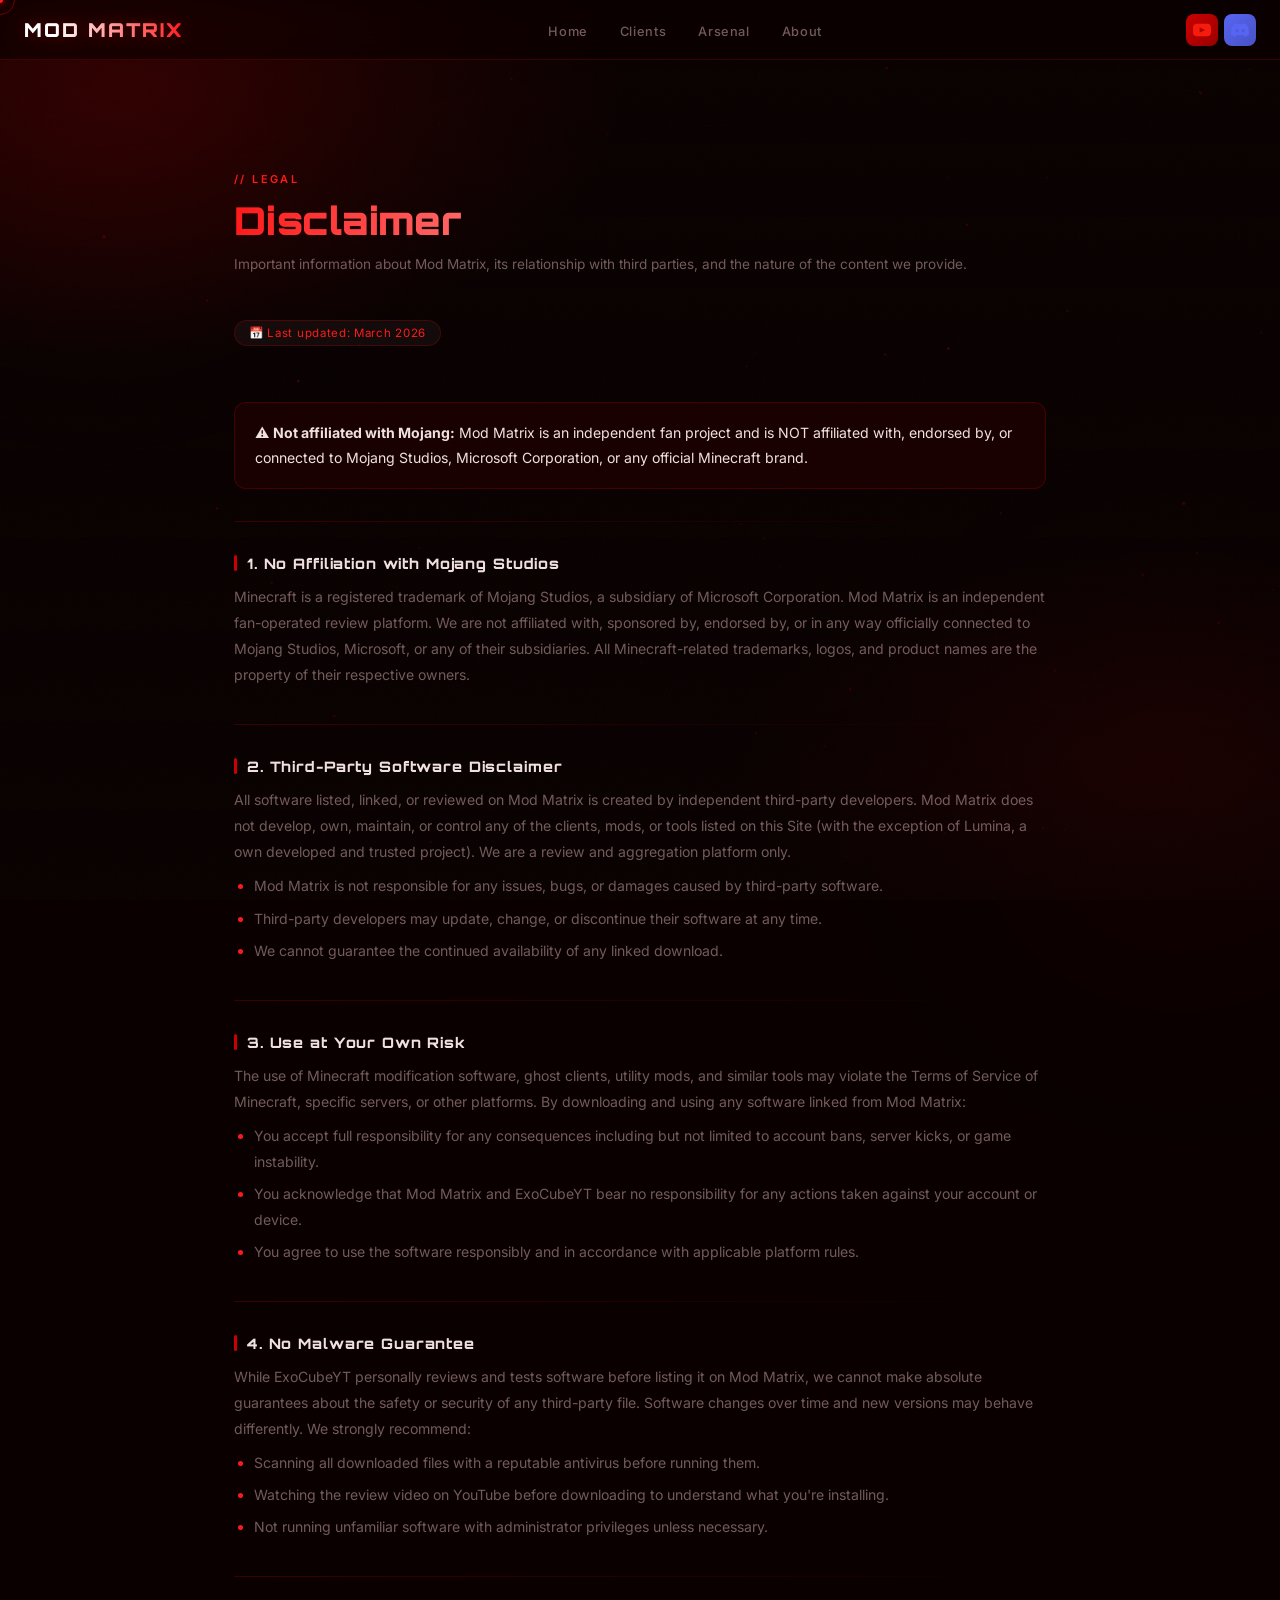
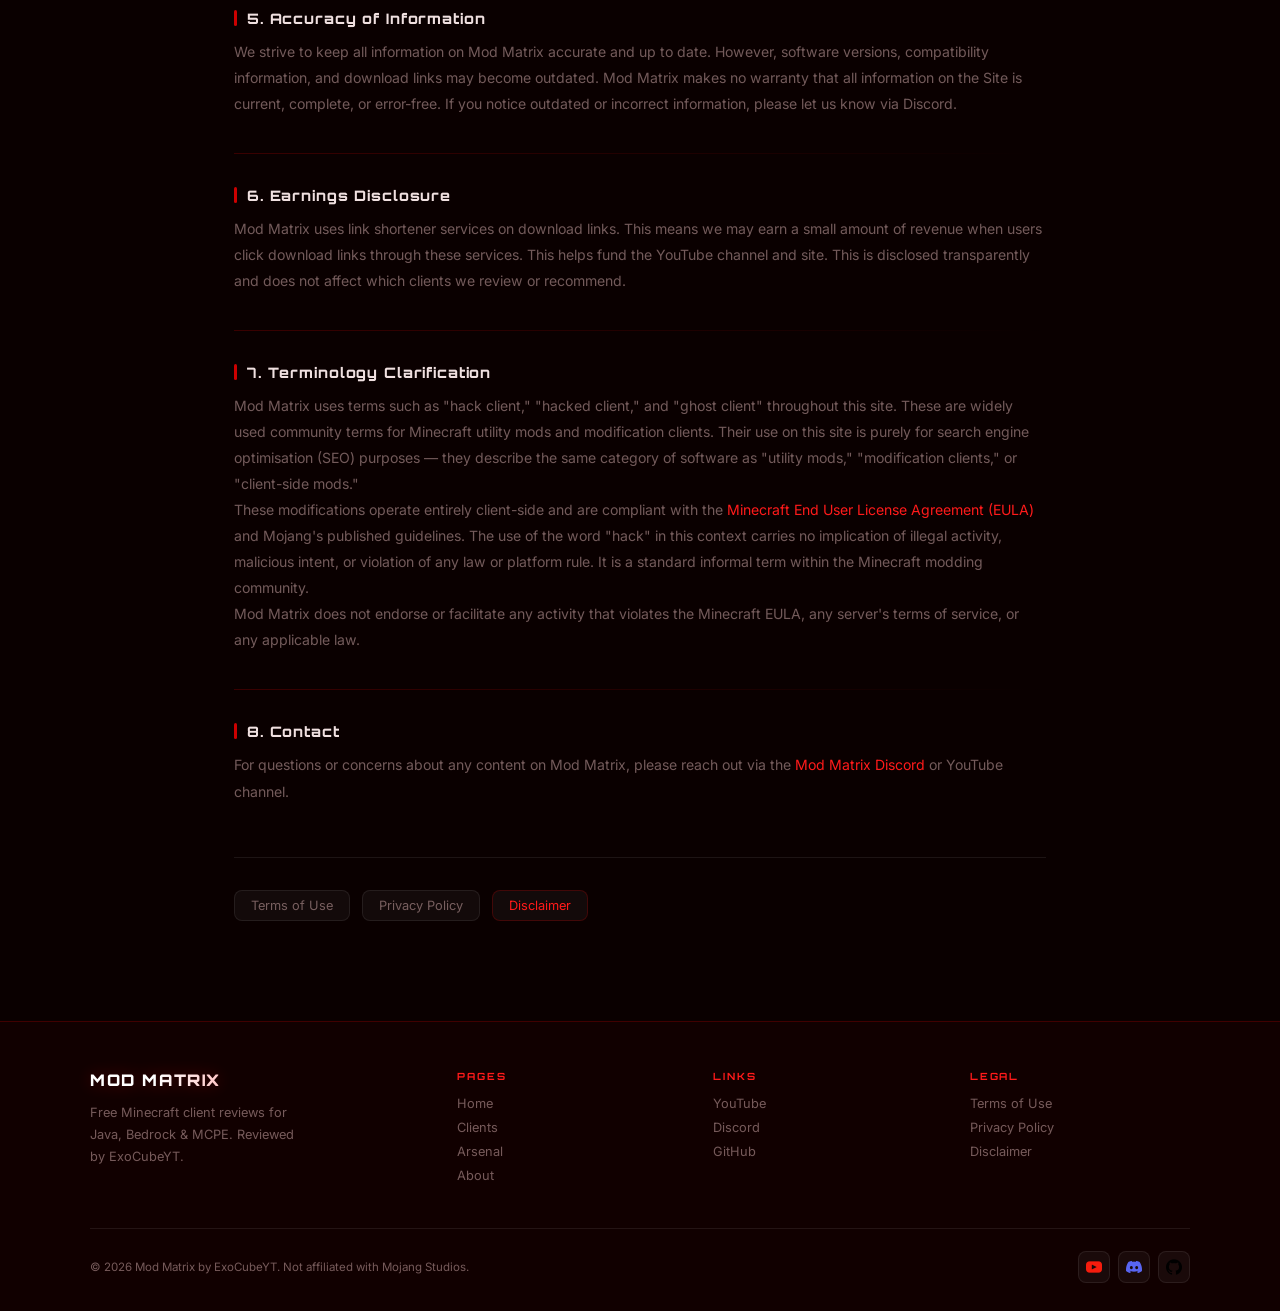
<file: disclaimer.html>
<!DOCTYPE html>
<html lang="en" prefix="og: https://ogp.me/ns#">
<head>
  <meta charset="UTF-8"/>
  <meta name="viewport" content="width=device-width,initial-scale=1.0"/>
  <title>Disclaimer — Mod Matrix</title>
  <meta name="description" content="Disclaimer for Mod Matrix. Mod Matrix is not affiliated with Mojang Studios or any game publisher."/>
  <meta name="robots" content="index, follow"/>
  <meta name="author" content="ExoCubeYT"/>
  <meta property="og:title" content="Disclaimer — Mod Matrix"/>
  <meta property="og:description" content="Disclaimer for Mod Matrix."/>
  <meta property="og:url" content="https://modmatrix.in/disclaimer"/>
  <meta property="og:image" content="https://modmatrix.in/assets/haha.ico"/>
  <meta property="og:site_name" content="Mod Matrix"/>
  <meta name="twitter:card" content="summary"/>
  <link rel="canonical" href="https://modmatrix.in/disclaimer"/>
  <link rel="icon" type="image/x-icon" sizes="32x32" href="assets/haha.ico"/>
  <link rel="icon" type="image/x-icon" sizes="16x16" href="assets/haha.ico"/>
  <link rel="icon" type="image/x-icon" href="assets/haha.ico"/>
  <link rel="shortcut icon" href="assets/haha.ico"/>
  <link rel="apple-touch-icon" sizes="180x180" href="assets/haha.ico"/>
  <meta name="msapplication-TileImage" content="assets/haha.ico"/>
  <meta name="theme-color" content="#0a0000"/>
  <link rel="shortcut icon" type="image/x-icon" href="assets/haha.ico"/>
  <link rel="apple-touch-icon" href="assets/haha.ico"/>
  <link rel="stylesheet" href="shared.css"/>
  <style>
    .legal-wrap{max-width:860px;margin:0 auto;padding:calc(var(--nav-h) + 52px) 24px 100px;}
    .legal-header{margin-bottom:48px;}
    .legal-header .sec-tag{margin-bottom:10px;}
    .legal-header h1{font-family:'Orbitron',sans-serif;font-size:clamp(1.6rem,4vw,2.4rem);font-weight:900;margin-bottom:12px;}
    .legal-header h1 span{background:linear-gradient(90deg,var(--red2),#ff6666);-webkit-background-clip:text;-webkit-text-fill-color:transparent;background-clip:text;}
    .legal-header p{color:var(--muted);font-size:.85rem;}
    .legal-updated{display:inline-flex;align-items:center;gap:7px;background:var(--glass);border:1px solid var(--red-border);padding:5px 14px;border-radius:100px;font-size:.72rem;color:var(--red2);letter-spacing:.06em;margin-bottom:40px;}
    .legal-section{margin-bottom:36px;}
    .legal-section h2{font-family:'Orbitron',sans-serif;font-size:.9rem;font-weight:800;letter-spacing:.06em;margin-bottom:12px;color:var(--text);display:flex;align-items:center;gap:10px;}
    .legal-section h2::before{content:'';display:block;width:3px;height:16px;background:var(--red);border-radius:2px;flex-shrink:0;}
    .legal-section p,.legal-section li{color:var(--muted);font-size:.88rem;line-height:1.85;}
    .legal-section ul{padding-left:20px;display:flex;flex-direction:column;gap:6px;margin-top:8px;}
    .legal-section li::marker{color:var(--red2);}
    .legal-divider{height:1px;background:linear-gradient(90deg,var(--red-border),transparent);margin:32px 0;}
    .legal-nav{display:flex;gap:12px;flex-wrap:wrap;margin-top:52px;padding-top:32px;border-top:1px solid var(--border);}
    .legal-nav a{color:var(--muted);text-decoration:none;font-size:.8rem;padding:7px 16px;border-radius:8px;background:var(--glass);border:1px solid var(--border);transition:color .2s,border-color .2s;}
    .legal-nav a:hover{color:var(--red2);border-color:var(--red-border);}
    .legal-nav a.current{color:var(--red2);border-color:var(--red-border);}
    .warn-box{background:rgba(200,0,0,.08);border:1px solid rgba(200,0,0,.25);border-radius:12px;padding:18px 20px;margin:16px 0;}
    .warn-box p{color:var(--text) !important;font-size:.88rem;line-height:1.75;}
  </style>
</head>
<body>
<div class="noise"></div>
<div class="orb orb1"></div><div class="orb orb2"></div>
<canvas id="bg-canvas"></canvas>
<div class="bg-gradient"></div>
<div id="cursor-dot"></div><div id="cursor-ring"></div>

<nav>
  <a class="logo" href="index.html" data-glitch>MOD MATRIX</a>
  <ul class="nav-center">
    <li><a href="index.html">Home</a></li>
    <li><a href="clients.html">Clients</a></li>
    <li><a href="arsenal.html">Arsenal</a></li>
    <li><a href="about.html">About</a></li>
  </ul>
  <div class="nav-right">
    <div class="nav-social">
      <a class="nav-yt" href="https://youtube.com/c/ExoCubeYT" target="_blank"><img src="assets/youtube.png" alt="YouTube" style="width:18px;height:18px;object-fit:contain;display:block;"/></a>
      <a class="nav-disc" href="https://discord.gg/MXvYhg8Bdr" target="_blank"><img src="assets/discord.png" alt="Discord" style="width:18px;height:18px;object-fit:contain;display:block;"/></a>
    </div>
    <button class="hamburger" id="hamburger" aria-label="Menu" aria-expanded="false"><span></span><span></span><span></span></button>
  </div>
</nav>
<div class="mobile-menu" id="mobile-menu">
  <a href="index.html">Home</a><a href="clients.html">Clients</a>
  <a href="arsenal.html">Arsenal</a><a href="about.html">About</a>
  <div class="mobile-menu-divider"></div>
  <div class="mobile-menu-socials">
    <a class="ms-yt" href="https://youtube.com/c/ExoCubeYT" target="_blank"><img src="assets/youtube.png" alt="" style="width:14px;height:14px;object-fit:contain;vertical-align:middle;margin-right:6px;"/> YouTube</a>
    <a class="ms-disc" href="https://discord.gg/MXvYhg8Bdr" target="_blank"><img src="assets/discord.png" alt="" style="width:14px;height:14px;object-fit:contain;vertical-align:middle;margin-right:6px;"/> Discord</a>
  </div>
</div>

<div class="wrapper">
  <div class="legal-wrap">

    <div class="legal-header">
      <div class="sec-tag">// Legal</div>
      <h1><span>Disclaimer</span></h1>
      <p>Important information about Mod Matrix, its relationship with third parties, and the nature of the content we provide.</p>
    </div>

    <div class="legal-updated">📅 Last updated: March 2026</div>

    <div class="warn-box reveal">
      <p>⚠️ <strong>Not affiliated with Mojang:</strong> Mod Matrix is an independent fan project and is NOT affiliated with, endorsed by, or connected to Mojang Studios, Microsoft Corporation, or any official Minecraft brand.</p>
    </div>

    <div class="legal-divider"></div>

    <div class="legal-section reveal">
      <h2>1. No Affiliation with Mojang Studios</h2>
      <p>Minecraft is a registered trademark of Mojang Studios, a subsidiary of Microsoft Corporation. Mod Matrix is an independent fan-operated review platform. We are not affiliated with, sponsored by, endorsed by, or in any way officially connected to Mojang Studios, Microsoft, or any of their subsidiaries. All Minecraft-related trademarks, logos, and product names are the property of their respective owners.</p>
    </div>
    <div class="legal-divider"></div>

    <div class="legal-section reveal">
      <h2>2. Third-Party Software Disclaimer</h2>
      <p>All software listed, linked, or reviewed on Mod Matrix is created by independent third-party developers. Mod Matrix does not develop, own, maintain, or control any of the clients, mods, or tools listed on this Site (with the exception of Lumina, a own developed and trusted project). We are a review and aggregation platform only.</p>
      <ul>
        <li>Mod Matrix is not responsible for any issues, bugs, or damages caused by third-party software.</li>
        <li>Third-party developers may update, change, or discontinue their software at any time.</li>
        <li>We cannot guarantee the continued availability of any linked download.</li>
      </ul>
    </div>
    <div class="legal-divider"></div>

    <div class="legal-section reveal">
      <h2>3. Use at Your Own Risk</h2>
      <p>The use of Minecraft modification software, ghost clients, utility mods, and similar tools may violate the Terms of Service of Minecraft, specific servers, or other platforms. By downloading and using any software linked from Mod Matrix:</p>
      <ul>
        <li>You accept full responsibility for any consequences including but not limited to account bans, server kicks, or game instability.</li>
        <li>You acknowledge that Mod Matrix and ExoCubeYT bear no responsibility for any actions taken against your account or device.</li>
        <li>You agree to use the software responsibly and in accordance with applicable platform rules.</li>
      </ul>
    </div>
    <div class="legal-divider"></div>

    <div class="legal-section reveal">
      <h2>4. No Malware Guarantee</h2>
      <p>While ExoCubeYT personally reviews and tests software before listing it on Mod Matrix, we cannot make absolute guarantees about the safety or security of any third-party file. Software changes over time and new versions may behave differently. We strongly recommend:</p>
      <ul>
        <li>Scanning all downloaded files with a reputable antivirus before running them.</li>
        <li>Watching the review video on YouTube before downloading to understand what you're installing.</li>
        <li>Not running unfamiliar software with administrator privileges unless necessary.</li>
      </ul>
    </div>
    <div class="legal-divider"></div>

    <div class="legal-section reveal">
      <h2>5. Accuracy of Information</h2>
      <p>We strive to keep all information on Mod Matrix accurate and up to date. However, software versions, compatibility information, and download links may become outdated. Mod Matrix makes no warranty that all information on the Site is current, complete, or error-free. If you notice outdated or incorrect information, please let us know via Discord.</p>
    </div>
    <div class="legal-divider"></div>

    <div class="legal-section reveal">
      <h2>6. Earnings Disclosure</h2>
      <p>Mod Matrix uses link shortener services on download links. This means we may earn a small amount of revenue when users click download links through these services. This helps fund the YouTube channel and site. This is disclosed transparently and does not affect which clients we review or recommend.</p>
    </div>
    <div class="legal-divider"></div>

    <div class="legal-section reveal">
      <h2>7. Terminology Clarification</h2>
      <p>Mod Matrix uses terms such as "hack client," "hacked client," and "ghost client" throughout this site. These are widely used community terms for Minecraft utility mods and modification clients. Their use on this site is purely for search engine optimisation (SEO) purposes — they describe the same category of software as "utility mods," "modification clients," or "client-side mods."</p>
      <p>These modifications operate entirely client-side and are compliant with the <a href="https://www.minecraft.net/en-us/eula" target="_blank" style="color:var(--red2);text-decoration:none;">Minecraft End User License Agreement (EULA)</a> and Mojang's published guidelines. The use of the word "hack" in this context carries no implication of illegal activity, malicious intent, or violation of any law or platform rule. It is a standard informal term within the Minecraft modding community.</p>
      <p>Mod Matrix does not endorse or facilitate any activity that violates the Minecraft EULA, any server's terms of service, or any applicable law.</p>
    </div>
    <div class="legal-divider"></div>

    <div class="legal-section reveal">
      <h2>8. Contact</h2>
      <p>For questions or concerns about any content on Mod Matrix, please reach out via the <a href="https://discord.gg/MXvYhg8Bdr" target="_blank" style="color:var(--red2);text-decoration:none;">Mod Matrix Discord</a> or YouTube channel.</p>
    </div>

    <div class="legal-nav">
      <a href="terms.html">Terms of Use</a>
      <a href="privacy.html">Privacy Policy</a>
      <a href="disclaimer.html" class="current">Disclaimer</a>
    </div>

  </div>

  <footer>
    <div class="footer-inner">
      <div class="footer-grid">
        <div class="footer-brand"><a class="logo" href="index.html">MOD MATRIX</a><p>Free Minecraft client reviews for Java, Bedrock &amp; MCPE. Reviewed by ExoCubeYT.</p></div>
        <div class="footer-col"><h4>Pages</h4><a href="index.html">Home</a><a href="clients.html">Clients</a><a href="arsenal.html">Arsenal</a><a href="about.html">About</a></div>
        <div class="footer-col"><h4>Links</h4><a href="https://youtube.com/c/ExoCubeYT" target="_blank">YouTube</a><a href="https://discord.gg/MXvYhg8Bdr" target="_blank">Discord</a><a href="https://github.com/ExoCubeYT" target="_blank">GitHub</a></div>
        <div class="footer-col"><h4>Legal</h4><a href="terms.html">Terms of Use</a><a href="privacy.html">Privacy Policy</a><a href="disclaimer.html">Disclaimer</a></div>
      </div>
      <div class="footer-bottom">
        <p>© 2026 Mod Matrix by ExoCubeYT. Not affiliated with Mojang Studios.</p>
        <div class="footer-socials">
          <a class="footer-social" href="https://youtube.com/c/ExoCubeYT" target="_blank"><img src="assets/youtube.png" alt="YouTube" style="width:16px;height:16px;object-fit:contain;"/></a>
          <a class="footer-social" href="https://discord.gg/MXvYhg8Bdr" target="_blank"><img src="assets/discord.png" alt="Discord" style="width:16px;height:16px;object-fit:contain;"/></a>
          <a class="footer-social" href="https://github.com/ExoCubeYT" target="_blank"><img src="assets/github.png" alt="GitHub" style="width:16px;height:16px;object-fit:contain;"/></a>
        </div>
      </div>
    </div>
  </footer>
</div>
<script src="shared.js"></script>
</body>
</html>
</file>
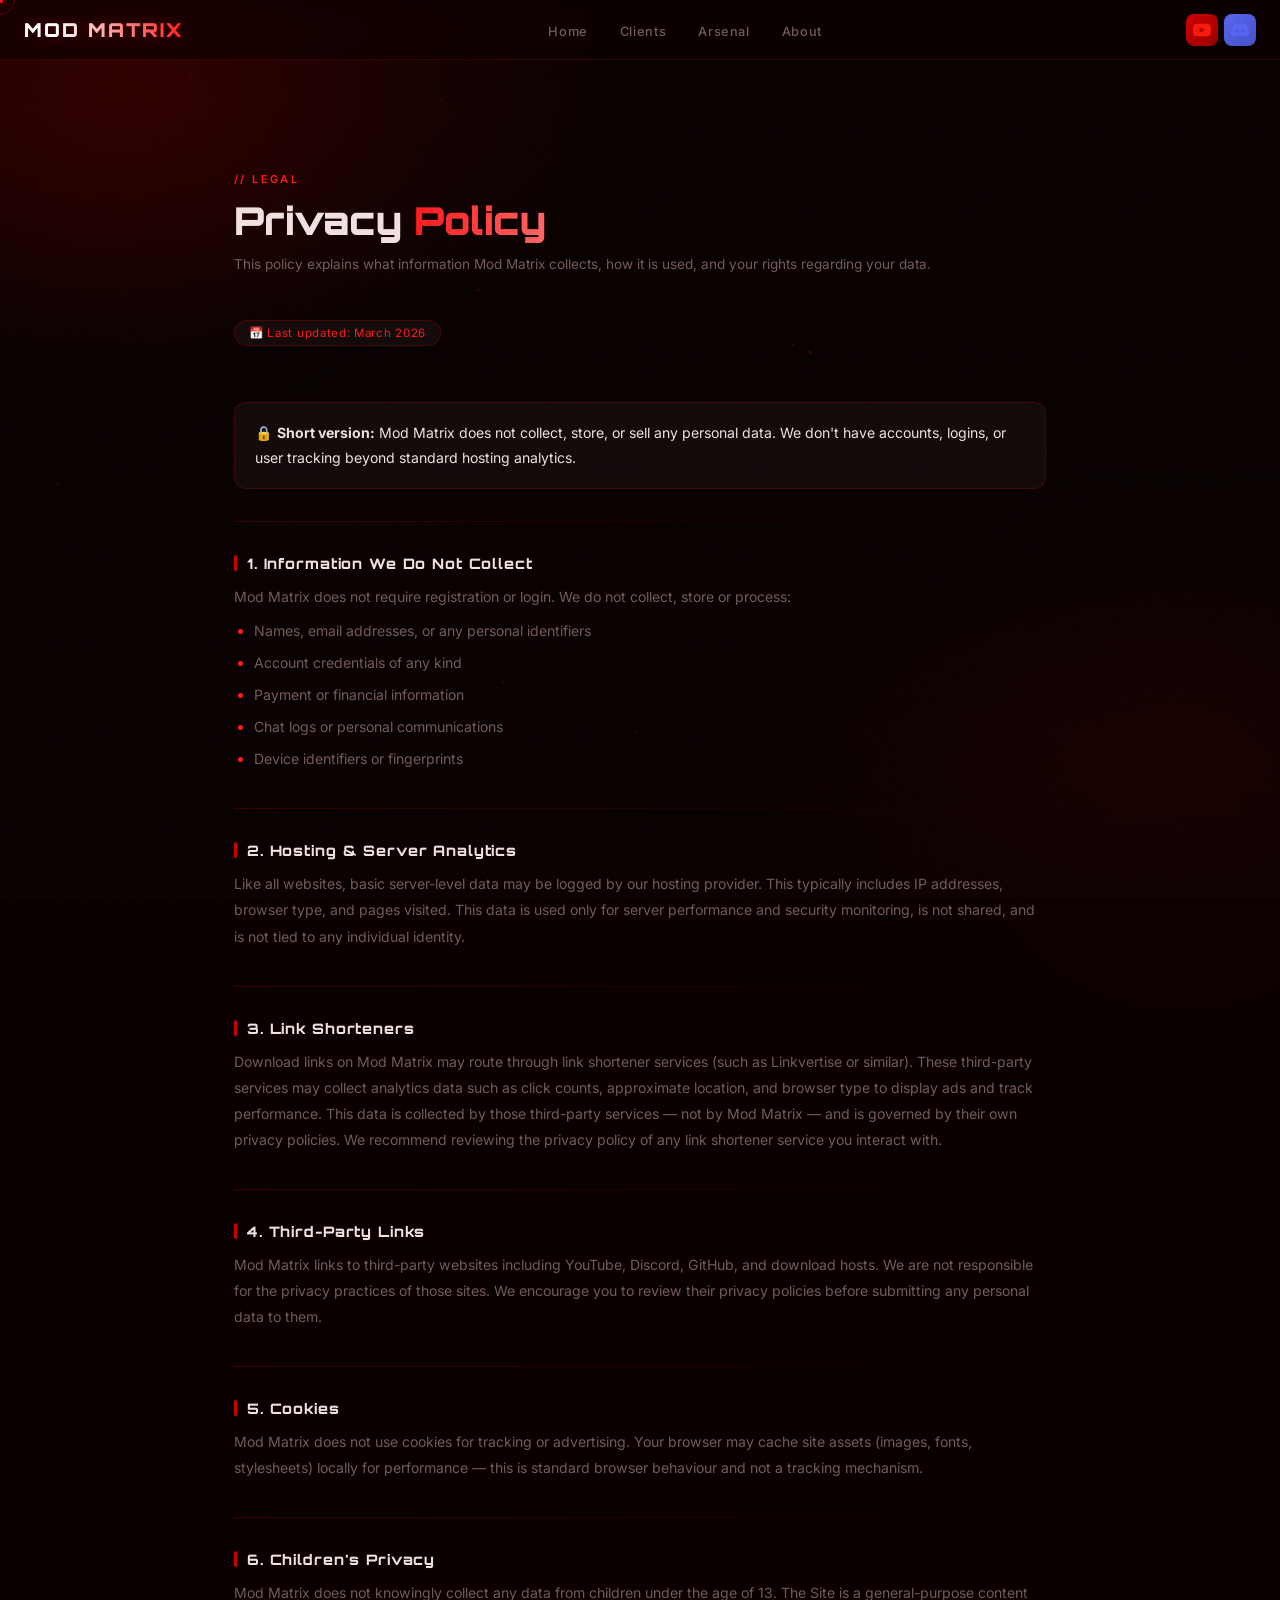
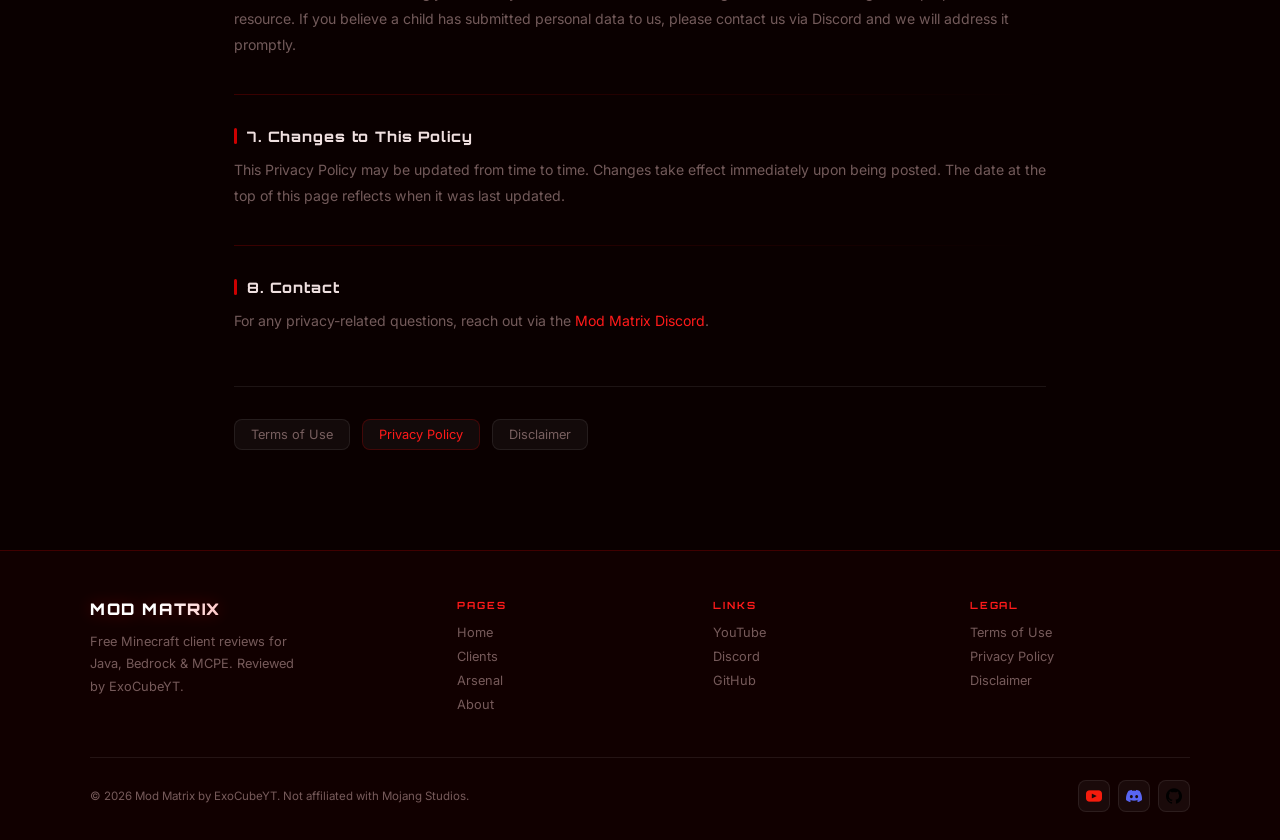
<file: privacy.html>
<!DOCTYPE html>
<html lang="en" prefix="og: https://ogp.me/ns#">
<head>
  <meta charset="UTF-8"/>
  <meta name="viewport" content="width=device-width,initial-scale=1.0"/>
  <title>Privacy Policy — Mod Matrix</title>
  <meta name="description" content="Privacy Policy for Mod Matrix. Learn how we handle your data and what information we collect."/>
  <meta name="robots" content="index, follow"/>
  <meta name="author" content="ExoCubeYT"/>
  <meta property="og:title" content="Privacy Policy — Mod Matrix"/>
  <meta property="og:description" content="Privacy Policy for Mod Matrix."/>
  <meta property="og:url" content="https://modmatrix.in/privacy"/>
  <meta property="og:image" content="https://modmatrix.in/assets/haha.ico"/>
  <meta property="og:site_name" content="Mod Matrix"/>
  <meta name="twitter:card" content="summary"/>
  <link rel="canonical" href="https://modmatrix.in/privacy"/>
  <link rel="icon" type="image/x-icon" sizes="32x32" href="assets/haha.ico"/>
  <link rel="icon" type="image/x-icon" sizes="16x16" href="assets/haha.ico"/>
  <link rel="icon" type="image/x-icon" href="assets/haha.ico"/>
  <link rel="shortcut icon" href="assets/haha.ico"/>
  <link rel="apple-touch-icon" sizes="180x180" href="assets/haha.ico"/>
  <meta name="msapplication-TileImage" content="assets/haha.ico"/>
  <meta name="theme-color" content="#0a0000"/>
  <link rel="shortcut icon" type="image/x-icon" href="assets/haha.ico"/>
  <link rel="apple-touch-icon" href="assets/haha.ico"/>
  <link rel="stylesheet" href="shared.css"/>
  <style>
    .legal-wrap{max-width:860px;margin:0 auto;padding:calc(var(--nav-h) + 52px) 24px 100px;}
    .legal-header{margin-bottom:48px;}
    .legal-header .sec-tag{margin-bottom:10px;}
    .legal-header h1{font-family:'Orbitron',sans-serif;font-size:clamp(1.6rem,4vw,2.4rem);font-weight:900;margin-bottom:12px;}
    .legal-header h1 span{background:linear-gradient(90deg,var(--red2),#ff6666);-webkit-background-clip:text;-webkit-text-fill-color:transparent;background-clip:text;}
    .legal-header p{color:var(--muted);font-size:.85rem;}
    .legal-updated{display:inline-flex;align-items:center;gap:7px;background:var(--glass);border:1px solid var(--red-border);padding:5px 14px;border-radius:100px;font-size:.72rem;color:var(--red2);letter-spacing:.06em;margin-bottom:40px;}
    .legal-section{margin-bottom:36px;}
    .legal-section h2{font-family:'Orbitron',sans-serif;font-size:.9rem;font-weight:800;letter-spacing:.06em;margin-bottom:12px;color:var(--text);display:flex;align-items:center;gap:10px;}
    .legal-section h2::before{content:'';display:block;width:3px;height:16px;background:var(--red);border-radius:2px;flex-shrink:0;}
    .legal-section p,.legal-section li{color:var(--muted);font-size:.88rem;line-height:1.85;}
    .legal-section ul{padding-left:20px;display:flex;flex-direction:column;gap:6px;margin-top:8px;}
    .legal-section li::marker{color:var(--red2);}
    .legal-divider{height:1px;background:linear-gradient(90deg,var(--red-border),transparent);margin:32px 0;}
    .legal-nav{display:flex;gap:12px;flex-wrap:wrap;margin-top:52px;padding-top:32px;border-top:1px solid var(--border);}
    .legal-nav a{color:var(--muted);text-decoration:none;font-size:.8rem;padding:7px 16px;border-radius:8px;background:var(--glass);border:1px solid var(--border);transition:color .2s,border-color .2s;}
    .legal-nav a:hover{color:var(--red2);border-color:var(--red-border);}
    .legal-nav a.current{color:var(--red2);border-color:var(--red-border);}
    .highlight-box{background:var(--glass);border:1px solid var(--red-border);border-radius:12px;padding:18px 20px;margin:16px 0;}
    .highlight-box p{color:var(--text) !important;font-size:.88rem;line-height:1.75;}
  </style>
</head>
<body>
<div class="noise"></div>
<div class="orb orb1"></div><div class="orb orb2"></div>
<canvas id="bg-canvas"></canvas>
<div class="bg-gradient"></div>
<div id="cursor-dot"></div><div id="cursor-ring"></div>

<nav>
  <a class="logo" href="index.html" data-glitch>MOD MATRIX</a>
  <ul class="nav-center">
    <li><a href="index.html">Home</a></li>
    <li><a href="clients.html">Clients</a></li>
    <li><a href="arsenal.html">Arsenal</a></li>
    <li><a href="about.html">About</a></li>
  </ul>
  <div class="nav-right">
    <div class="nav-social">
      <a class="nav-yt" href="https://youtube.com/c/ExoCubeYT" target="_blank"><img src="assets/youtube.png" alt="YouTube" style="width:18px;height:18px;object-fit:contain;display:block;"/></a>
      <a class="nav-disc" href="https://discord.gg/MXvYhg8Bdr" target="_blank"><img src="assets/discord.png" alt="Discord" style="width:18px;height:18px;object-fit:contain;display:block;"/></a>
    </div>
    <button class="hamburger" id="hamburger" aria-label="Menu" aria-expanded="false"><span></span><span></span><span></span></button>
  </div>
</nav>
<div class="mobile-menu" id="mobile-menu">
  <a href="index.html">Home</a><a href="clients.html">Clients</a>
  <a href="arsenal.html">Arsenal</a><a href="about.html">About</a>
  <div class="mobile-menu-divider"></div>
  <div class="mobile-menu-socials">
    <a class="ms-yt" href="https://youtube.com/c/ExoCubeYT" target="_blank"><img src="assets/youtube.png" alt="" style="width:14px;height:14px;object-fit:contain;vertical-align:middle;margin-right:6px;"/> YouTube</a>
    <a class="ms-disc" href="https://discord.gg/MXvYhg8Bdr" target="_blank"><img src="assets/discord.png" alt="" style="width:14px;height:14px;object-fit:contain;vertical-align:middle;margin-right:6px;"/> Discord</a>
  </div>
</div>

<div class="wrapper">
  <div class="legal-wrap">

    <div class="legal-header">
      <div class="sec-tag">// Legal</div>
      <h1>Privacy <span>Policy</span></h1>
      <p>This policy explains what information Mod Matrix collects, how it is used, and your rights regarding your data.</p>
    </div>

    <div class="legal-updated">📅 Last updated: March 2026</div>

    <div class="highlight-box reveal">
      <p>🔒 <strong>Short version:</strong> Mod Matrix does not collect, store, or sell any personal data. We don't have accounts, logins, or user tracking beyond standard hosting analytics.</p>
    </div>

    <div class="legal-divider"></div>

    <div class="legal-section reveal">
      <h2>1. Information We Do Not Collect</h2>
      <p>Mod Matrix does not require registration or login. We do not collect, store or process:</p>
      <ul>
        <li>Names, email addresses, or any personal identifiers</li>
        <li>Account credentials of any kind</li>
        <li>Payment or financial information</li>
        <li>Chat logs or personal communications</li>
        <li>Device identifiers or fingerprints</li>
      </ul>
    </div>
    <div class="legal-divider"></div>

    <div class="legal-section reveal">
      <h2>2. Hosting &amp; Server Analytics</h2>
      <p>Like all websites, basic server-level data may be logged by our hosting provider. This typically includes IP addresses, browser type, and pages visited. This data is used only for server performance and security monitoring, is not shared, and is not tied to any individual identity.</p>
    </div>
    <div class="legal-divider"></div>

    <div class="legal-section reveal">
      <h2>3. Link Shorteners</h2>
      <p>Download links on Mod Matrix may route through link shortener services (such as Linkvertise or similar). These third-party services may collect analytics data such as click counts, approximate location, and browser type to display ads and track performance. This data is collected by those third-party services — not by Mod Matrix — and is governed by their own privacy policies. We recommend reviewing the privacy policy of any link shortener service you interact with.</p>
    </div>
    <div class="legal-divider"></div>

    <div class="legal-section reveal">
      <h2>4. Third-Party Links</h2>
      <p>Mod Matrix links to third-party websites including YouTube, Discord, GitHub, and download hosts. We are not responsible for the privacy practices of those sites. We encourage you to review their privacy policies before submitting any personal data to them.</p>
    </div>
    <div class="legal-divider"></div>

    <div class="legal-section reveal">
      <h2>5. Cookies</h2>
      <p>Mod Matrix does not use cookies for tracking or advertising. Your browser may cache site assets (images, fonts, stylesheets) locally for performance — this is standard browser behaviour and not a tracking mechanism.</p>
    </div>
    <div class="legal-divider"></div>

    <div class="legal-section reveal">
      <h2>6. Children's Privacy</h2>
      <p>Mod Matrix does not knowingly collect any data from children under the age of 13. The Site is a general-purpose content resource. If you believe a child has submitted personal data to us, please contact us via Discord and we will address it promptly.</p>
    </div>
    <div class="legal-divider"></div>

    <div class="legal-section reveal">
      <h2>7. Changes to This Policy</h2>
      <p>This Privacy Policy may be updated from time to time. Changes take effect immediately upon being posted. The date at the top of this page reflects when it was last updated.</p>
    </div>
    <div class="legal-divider"></div>

    <div class="legal-section reveal">
      <h2>8. Contact</h2>
      <p>For any privacy-related questions, reach out via the <a href="https://discord.gg/MXvYhg8Bdr" target="_blank" style="color:var(--red2);text-decoration:none;">Mod Matrix Discord</a>.</p>
    </div>

    <div class="legal-nav">
      <a href="terms.html">Terms of Use</a>
      <a href="privacy.html" class="current">Privacy Policy</a>
      <a href="disclaimer.html">Disclaimer</a>
    </div>

  </div>

  <footer>
    <div class="footer-inner">
      <div class="footer-grid">
        <div class="footer-brand"><a class="logo" href="index.html">MOD MATRIX</a><p>Free Minecraft client reviews for Java, Bedrock &amp; MCPE. Reviewed by ExoCubeYT.</p></div>
        <div class="footer-col"><h4>Pages</h4><a href="index.html">Home</a><a href="clients.html">Clients</a><a href="arsenal.html">Arsenal</a><a href="about.html">About</a></div>
        <div class="footer-col"><h4>Links</h4><a href="https://youtube.com/c/ExoCubeYT" target="_blank">YouTube</a><a href="https://discord.gg/MXvYhg8Bdr" target="_blank">Discord</a><a href="https://github.com/ExoCubeYT" target="_blank">GitHub</a></div>
        <div class="footer-col"><h4>Legal</h4><a href="terms.html">Terms of Use</a><a href="privacy.html">Privacy Policy</a><a href="disclaimer.html">Disclaimer</a></div>
      </div>
      <div class="footer-bottom">
        <p>© 2026 Mod Matrix by ExoCubeYT. Not affiliated with Mojang Studios.</p>
        <div class="footer-socials">
          <a class="footer-social" href="https://youtube.com/c/ExoCubeYT" target="_blank"><img src="assets/youtube.png" alt="YouTube" style="width:16px;height:16px;object-fit:contain;"/></a>
          <a class="footer-social" href="https://discord.gg/MXvYhg8Bdr" target="_blank"><img src="assets/discord.png" alt="Discord" style="width:16px;height:16px;object-fit:contain;"/></a>
          <a class="footer-social" href="https://github.com/ExoCubeYT" target="_blank"><img src="assets/github.png" alt="GitHub" style="width:16px;height:16px;object-fit:contain;"/></a>
        </div>
      </div>
    </div>
  </footer>
</div>
<script src="shared.js"></script>
</body>
</html>
</file>
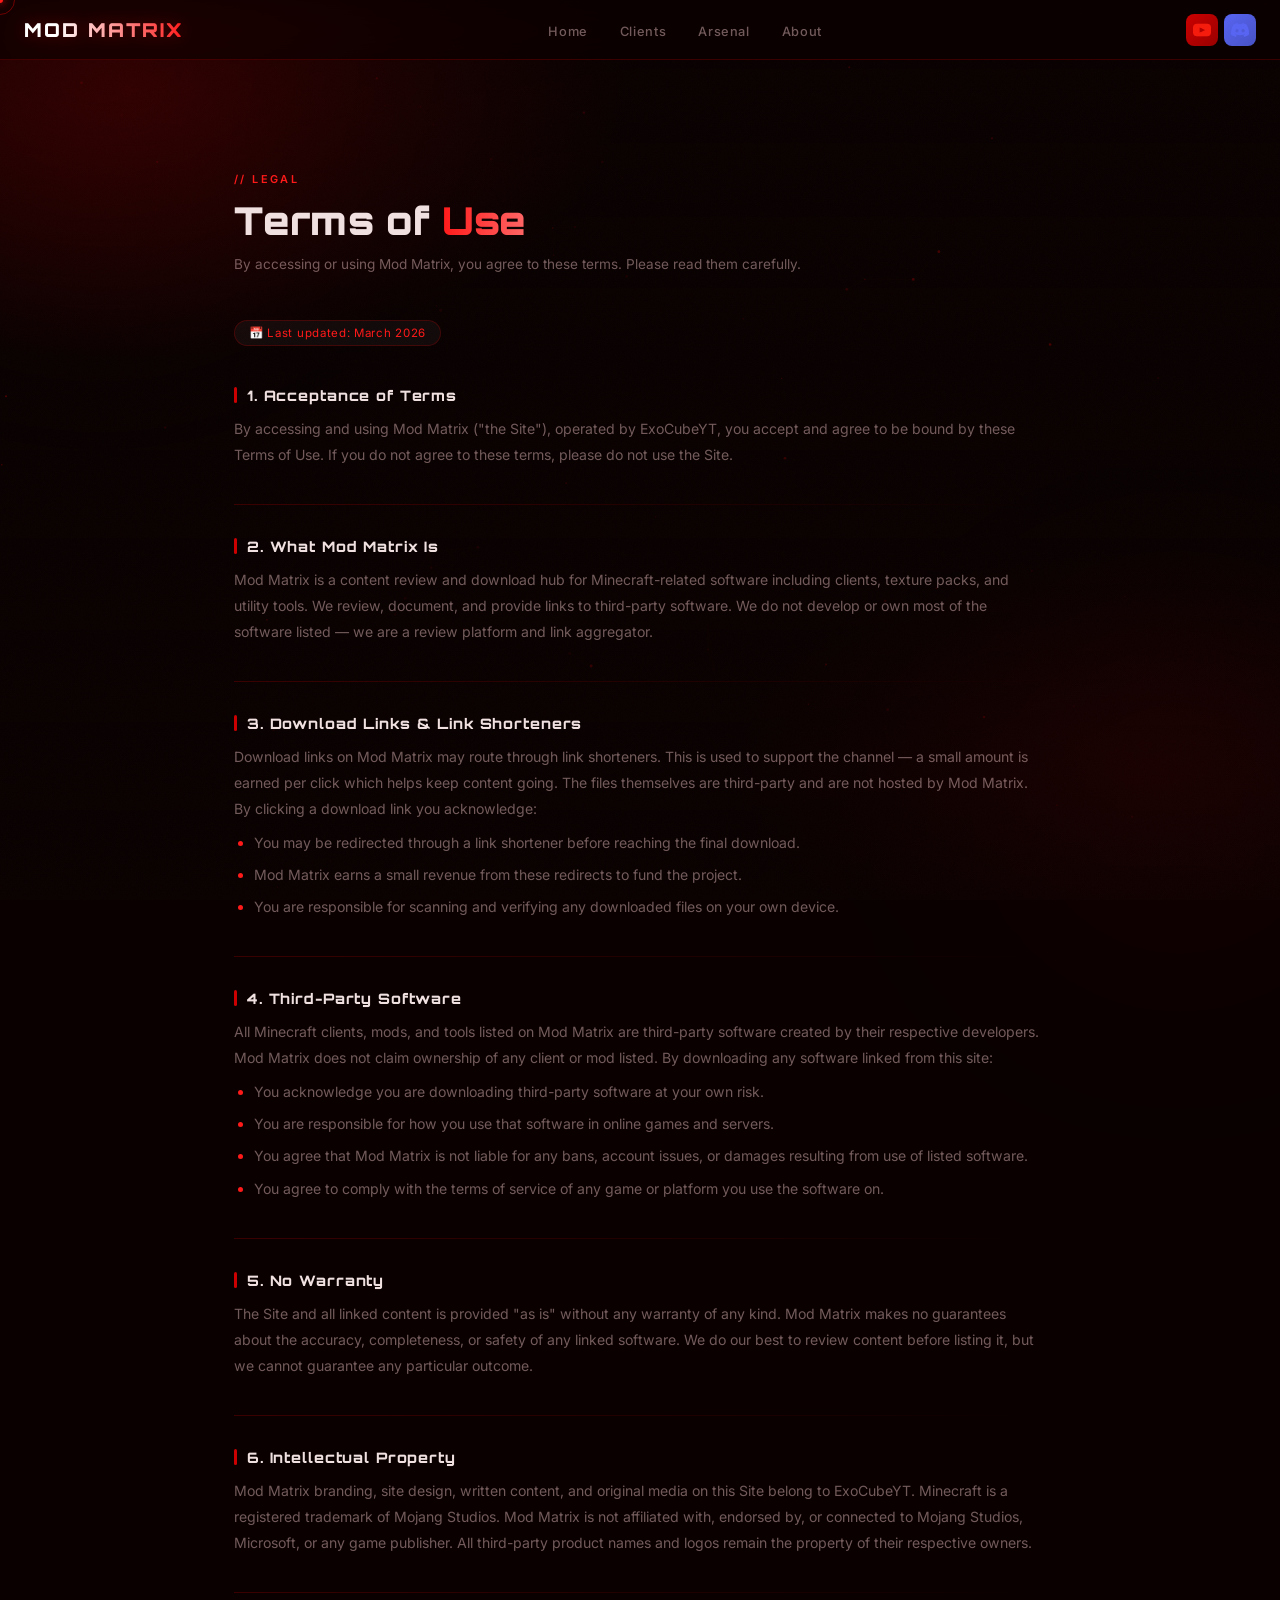
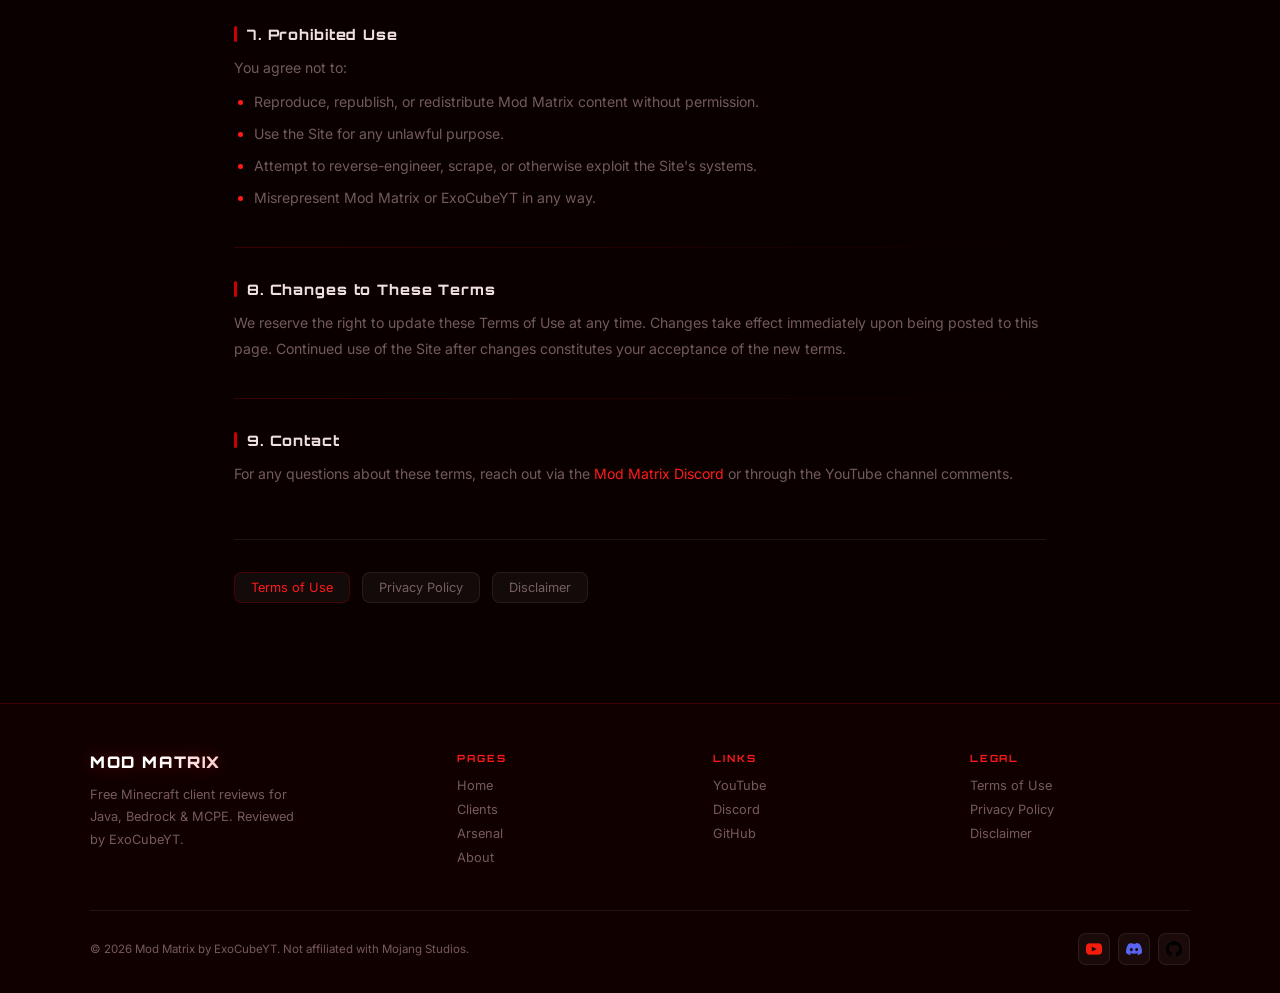
<file: terms.html>
<!DOCTYPE html>
<html lang="en" prefix="og: https://ogp.me/ns#">
<head>
  <meta charset="UTF-8"/>
  <meta name="viewport" content="width=device-width,initial-scale=1.0"/>
  <title>Terms of Use — Mod Matrix</title>
  <meta name="description" content="Terms of Use for Mod Matrix. Read our terms before using the site or downloading any content."/>
  <meta name="robots" content="index, follow"/>
  <meta name="author" content="ExoCubeYT"/>
  <meta property="og:title" content="Terms of Use — Mod Matrix"/>
  <meta property="og:description" content="Terms of Use for Mod Matrix."/>
  <meta property="og:url" content="https://modmatrix.in/terms"/>
  <meta property="og:image" content="https://modmatrix.in/assets/haha.ico"/>
  <meta property="og:site_name" content="Mod Matrix"/>
  <meta name="twitter:card" content="summary"/>
  <meta name="twitter:title" content="Terms of Use — Mod Matrix"/>
  <link rel="canonical" href="https://modmatrix.in/terms"/>
  <link rel="icon" type="image/x-icon" sizes="32x32" href="assets/haha.ico"/>
  <link rel="icon" type="image/x-icon" sizes="16x16" href="assets/haha.ico"/>
  <link rel="icon" type="image/x-icon" href="assets/haha.ico"/>
  <link rel="shortcut icon" href="assets/haha.ico"/>
  <link rel="apple-touch-icon" sizes="180x180" href="assets/haha.ico"/>
  <meta name="msapplication-TileImage" content="assets/haha.ico"/>
  <meta name="theme-color" content="#0a0000"/>
  <link rel="shortcut icon" type="image/x-icon" href="assets/haha.ico"/>
  <link rel="apple-touch-icon" href="assets/haha.ico"/>
  <link rel="stylesheet" href="shared.css"/>
  <style>
    .legal-wrap {
      max-width: 860px; margin: 0 auto;
      padding: calc(var(--nav-h) + 52px) 24px 100px;
    }
    .legal-header { margin-bottom: 48px; }
    .legal-header .sec-tag { margin-bottom: 10px; }
    .legal-header h1 {
      font-family: 'Orbitron', sans-serif;
      font-size: clamp(1.6rem, 4vw, 2.4rem); font-weight: 900; margin-bottom: 12px;
    }
    .legal-header h1 span {
      background: linear-gradient(90deg, var(--red2), #ff6666);
      -webkit-background-clip: text; -webkit-text-fill-color: transparent; background-clip: text;
    }
    .legal-header p { color: var(--muted); font-size: .85rem; }
    .legal-updated {
      display: inline-flex; align-items: center; gap: 7px;
      background: var(--glass); border: 1px solid var(--red-border);
      padding: 5px 14px; border-radius: 100px;
      font-size: .72rem; color: var(--red2); letter-spacing: .06em;
      margin-bottom: 40px;
    }
    .legal-section { margin-bottom: 36px; }
    .legal-section h2 {
      font-family: 'Orbitron', sans-serif; font-size: .9rem; font-weight: 800;
      letter-spacing: .06em; margin-bottom: 12px; color: var(--text);
      display: flex; align-items: center; gap: 10px;
    }
    .legal-section h2::before {
      content: ''; display: block; width: 3px; height: 16px;
      background: var(--red); border-radius: 2px; flex-shrink: 0;
    }
    .legal-section p, .legal-section li {
      color: var(--muted); font-size: .88rem; line-height: 1.85;
    }
    .legal-section ul { padding-left: 20px; display: flex; flex-direction: column; gap: 6px; margin-top: 8px; }
    .legal-section li::marker { color: var(--red2); }
    .legal-divider { height: 1px; background: linear-gradient(90deg, var(--red-border), transparent); margin: 32px 0; }
    .legal-nav {
      display: flex; gap: 12px; flex-wrap: wrap; margin-top: 52px;
      padding-top: 32px; border-top: 1px solid var(--border);
    }
    .legal-nav a {
      color: var(--muted); text-decoration: none; font-size: .8rem;
      padding: 7px 16px; border-radius: 8px; background: var(--glass);
      border: 1px solid var(--border); transition: color .2s, border-color .2s;
    }
    .legal-nav a:hover { color: var(--red2); border-color: var(--red-border); }
    .legal-nav a.current { color: var(--red2); border-color: var(--red-border); }
  </style>
</head>
<body>
<div class="noise"></div>
<div class="orb orb1"></div><div class="orb orb2"></div>
<canvas id="bg-canvas"></canvas>
<div class="bg-gradient"></div>
<div id="cursor-dot"></div><div id="cursor-ring"></div>

<nav>
  <a class="logo" href="index.html" data-glitch>MOD MATRIX</a>
  <ul class="nav-center">
    <li><a href="index.html">Home</a></li>
    <li><a href="clients.html">Clients</a></li>
    <li><a href="arsenal.html">Arsenal</a></li>
    <li><a href="about.html">About</a></li>
  </ul>
  <div class="nav-right">
    <div class="nav-social">
      <a class="nav-yt" href="https://youtube.com/c/ExoCubeYT" target="_blank"><img src="assets/youtube.png" alt="YouTube" style="width:18px;height:18px;object-fit:contain;display:block;"/></a>
      <a class="nav-disc" href="https://discord.gg/MXvYhg8Bdr" target="_blank"><img src="assets/discord.png" alt="Discord" style="width:18px;height:18px;object-fit:contain;display:block;"/></a>
    </div>
    <button class="hamburger" id="hamburger" aria-label="Menu" aria-expanded="false"><span></span><span></span><span></span></button>
  </div>
</nav>
<div class="mobile-menu" id="mobile-menu">
  <a href="index.html">Home</a><a href="clients.html">Clients</a>
  <a href="arsenal.html">Arsenal</a><a href="about.html">About</a>
  <div class="mobile-menu-divider"></div>
  <div class="mobile-menu-socials">
    <a class="ms-yt" href="https://youtube.com/c/ExoCubeYT" target="_blank"><img src="assets/youtube.png" alt="" style="width:14px;height:14px;object-fit:contain;vertical-align:middle;margin-right:6px;"/> YouTube</a>
    <a class="ms-disc" href="https://discord.gg/MXvYhg8Bdr" target="_blank"><img src="assets/discord.png" alt="" style="width:14px;height:14px;object-fit:contain;vertical-align:middle;margin-right:6px;"/> Discord</a>
  </div>
</div>

<div class="wrapper">
  <div class="legal-wrap">

    <div class="legal-header">
      <div class="sec-tag">// Legal</div>
      <h1>Terms of <span>Use</span></h1>
      <p>By accessing or using Mod Matrix, you agree to these terms. Please read them carefully.</p>
    </div>

    <div class="legal-updated">📅 Last updated: March 2026</div>

    <div class="legal-section reveal">
      <h2>1. Acceptance of Terms</h2>
      <p>By accessing and using Mod Matrix ("the Site"), operated by ExoCubeYT, you accept and agree to be bound by these Terms of Use. If you do not agree to these terms, please do not use the Site.</p>
    </div>
    <div class="legal-divider"></div>

    <div class="legal-section reveal">
      <h2>2. What Mod Matrix Is</h2>
      <p>Mod Matrix is a content review and download hub for Minecraft-related software including clients, texture packs, and utility tools. We review, document, and provide links to third-party software. We do not develop or own most of the software listed — we are a review platform and link aggregator.</p>
    </div>
    <div class="legal-divider"></div>

    <div class="legal-section reveal">
      <h2>3. Download Links &amp; Link Shorteners</h2>
      <p>Download links on Mod Matrix may route through link shorteners. This is used to support the channel — a small amount is earned per click which helps keep content going. The files themselves are third-party and are not hosted by Mod Matrix. By clicking a download link you acknowledge:</p>
      <ul>
        <li>You may be redirected through a link shortener before reaching the final download.</li>
        <li>Mod Matrix earns a small revenue from these redirects to fund the project.</li>
        <li>You are responsible for scanning and verifying any downloaded files on your own device.</li>
      </ul>
    </div>
    <div class="legal-divider"></div>

    <div class="legal-section reveal">
      <h2>4. Third-Party Software</h2>
      <p>All Minecraft clients, mods, and tools listed on Mod Matrix are third-party software created by their respective developers. Mod Matrix does not claim ownership of any client or mod listed. By downloading any software linked from this site:</p>
      <ul>
        <li>You acknowledge you are downloading third-party software at your own risk.</li>
        <li>You are responsible for how you use that software in online games and servers.</li>
        <li>You agree that Mod Matrix is not liable for any bans, account issues, or damages resulting from use of listed software.</li>
        <li>You agree to comply with the terms of service of any game or platform you use the software on.</li>
      </ul>
    </div>
    <div class="legal-divider"></div>

    <div class="legal-section reveal">
      <h2>5. No Warranty</h2>
      <p>The Site and all linked content is provided "as is" without any warranty of any kind. Mod Matrix makes no guarantees about the accuracy, completeness, or safety of any linked software. We do our best to review content before listing it, but we cannot guarantee any particular outcome.</p>
    </div>
    <div class="legal-divider"></div>

    <div class="legal-section reveal">
      <h2>6. Intellectual Property</h2>
      <p>Mod Matrix branding, site design, written content, and original media on this Site belong to ExoCubeYT. Minecraft is a registered trademark of Mojang Studios. Mod Matrix is not affiliated with, endorsed by, or connected to Mojang Studios, Microsoft, or any game publisher. All third-party product names and logos remain the property of their respective owners.</p>
    </div>
    <div class="legal-divider"></div>

    <div class="legal-section reveal">
      <h2>7. Prohibited Use</h2>
      <p>You agree not to:</p>
      <ul>
        <li>Reproduce, republish, or redistribute Mod Matrix content without permission.</li>
        <li>Use the Site for any unlawful purpose.</li>
        <li>Attempt to reverse-engineer, scrape, or otherwise exploit the Site's systems.</li>
        <li>Misrepresent Mod Matrix or ExoCubeYT in any way.</li>
      </ul>
    </div>
    <div class="legal-divider"></div>

    <div class="legal-section reveal">
      <h2>8. Changes to These Terms</h2>
      <p>We reserve the right to update these Terms of Use at any time. Changes take effect immediately upon being posted to this page. Continued use of the Site after changes constitutes your acceptance of the new terms.</p>
    </div>
    <div class="legal-divider"></div>

    <div class="legal-section reveal">
      <h2>9. Contact</h2>
      <p>For any questions about these terms, reach out via the <a href="https://discord.gg/MXvYhg8Bdr" target="_blank" style="color:var(--red2);text-decoration:none;">Mod Matrix Discord</a> or through the YouTube channel comments.</p>
    </div>

    <div class="legal-nav">
      <a href="terms.html" class="current">Terms of Use</a>
      <a href="privacy.html">Privacy Policy</a>
      <a href="disclaimer.html">Disclaimer</a>
    </div>

  </div>

  <footer>
    <div class="footer-inner">
      <div class="footer-grid">
        <div class="footer-brand"><a class="logo" href="index.html">MOD MATRIX</a><p>Free Minecraft client reviews for Java, Bedrock &amp; MCPE. Reviewed by ExoCubeYT.</p></div>
        <div class="footer-col"><h4>Pages</h4><a href="index.html">Home</a><a href="clients.html">Clients</a><a href="arsenal.html">Arsenal</a><a href="about.html">About</a></div>
        <div class="footer-col"><h4>Links</h4><a href="https://youtube.com/c/ExoCubeYT" target="_blank">YouTube</a><a href="https://discord.gg/MXvYhg8Bdr" target="_blank">Discord</a><a href="https://github.com/ExoCubeYT" target="_blank">GitHub</a></div>
        <div class="footer-col"><h4>Legal</h4><a href="terms.html">Terms of Use</a><a href="privacy.html">Privacy Policy</a><a href="disclaimer.html">Disclaimer</a></div>
      </div>
      <div class="footer-bottom">
        <p>© 2026 Mod Matrix by ExoCubeYT. Not affiliated with Mojang Studios.</p>
        <div class="footer-socials">
          <a class="footer-social" href="https://youtube.com/c/ExoCubeYT" target="_blank"><img src="assets/youtube.png" alt="YouTube" style="width:16px;height:16px;object-fit:contain;"/></a>
          <a class="footer-social" href="https://discord.gg/MXvYhg8Bdr" target="_blank"><img src="assets/discord.png" alt="Discord" style="width:16px;height:16px;object-fit:contain;"/></a>
          <a class="footer-social" href="https://github.com/ExoCubeYT" target="_blank"><img src="assets/github.png" alt="GitHub" style="width:16px;height:16px;object-fit:contain;"/></a>
        </div>
      </div>
    </div>
  </footer>
</div>

<script src="shared.js"></script>
</body>
</html>
</file>
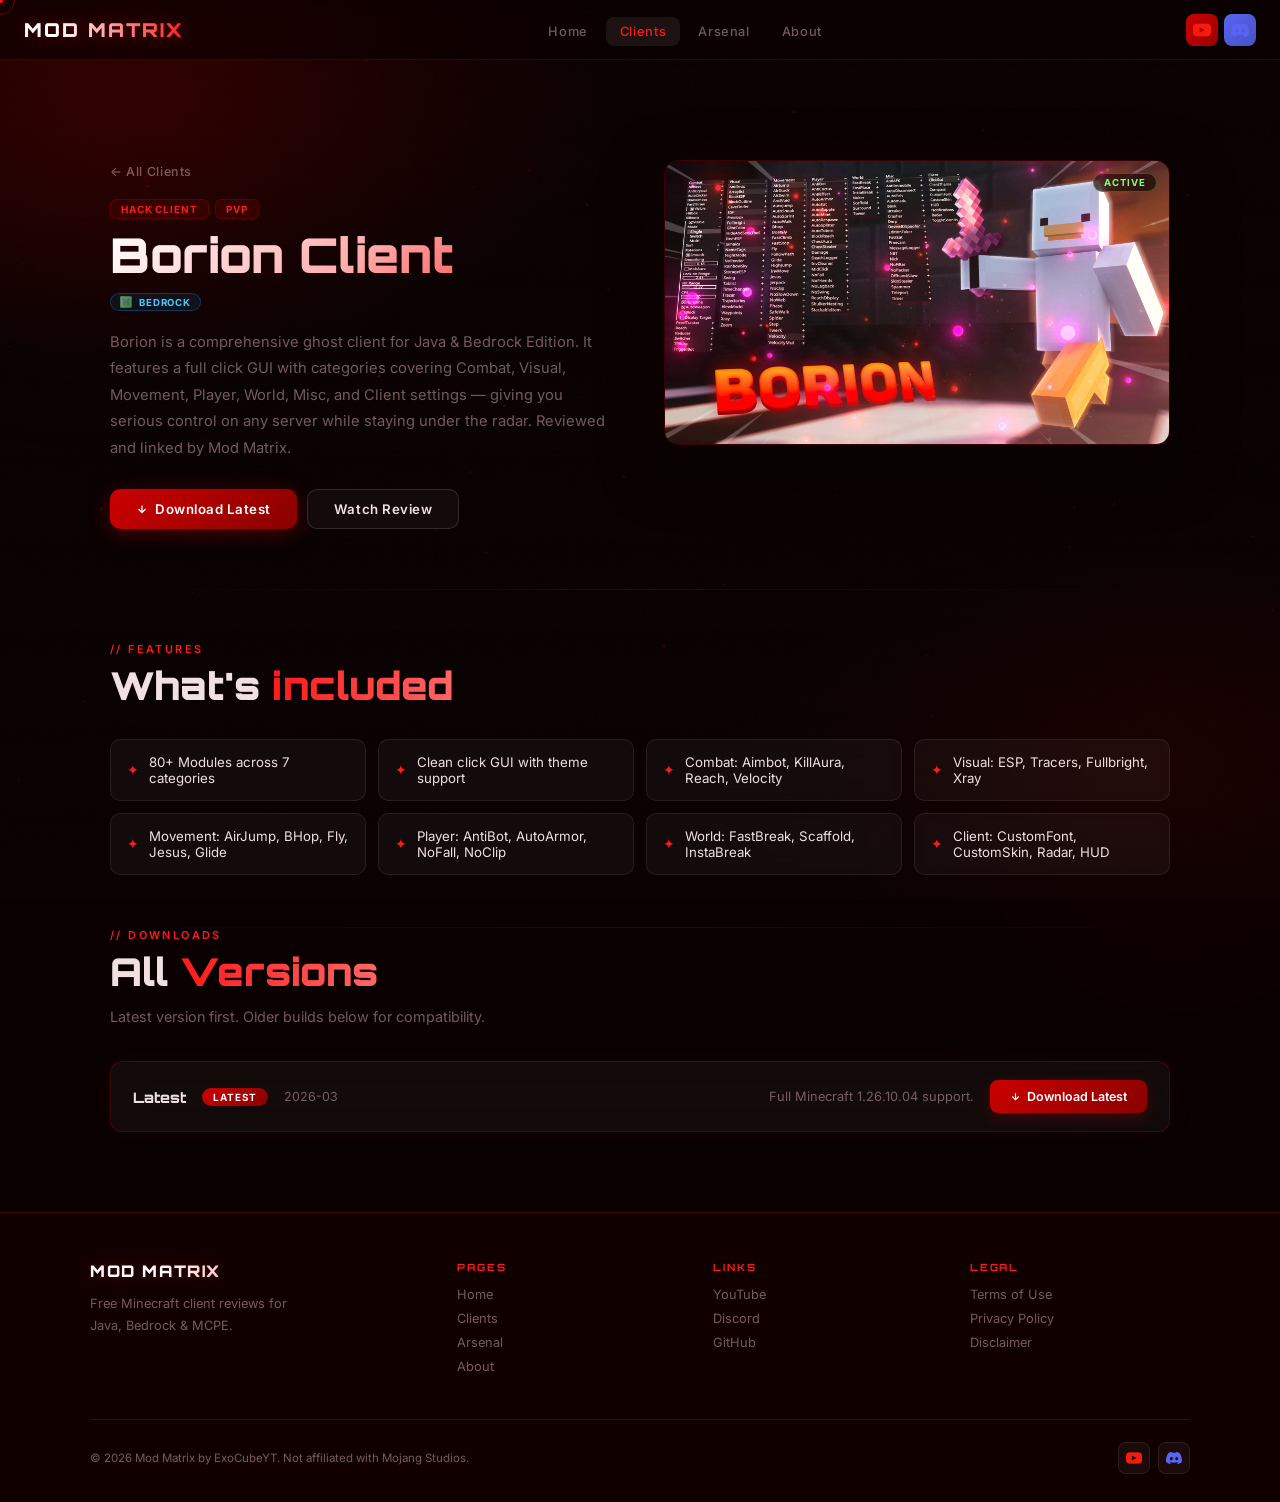
<file: clients/borion.html>
<!DOCTYPE html>
<html lang="en" prefix="og: https://ogp.me/ns#">
<head>
  <meta charset="UTF-8"/>
  <meta name="viewport" content="width=device-width,initial-scale=1.0"/>
  <link rel="icon" type="image/x-icon" href="../assets/haha.ico"/>
  <meta name="robots" content="index, follow"/>
  <meta name="author" content="ExoCubeYT"/>
  <meta name="keywords" content="minecraft client download, free minecraft, ghost client, mod matrix, ExoCubeYT, borion client"/>
  <meta property="og:type" content="website"/>
  <meta property="og:title" content="Borion Client — Mod Matrix"/>
  <meta property="og:description" content="Download Borion Client for Minecraft Java & Bedrock. A feature-rich ghost client with 80+ modules. Reviewed by ExoCubeYT."/>
  <meta property="og:url" content="https://modmatrix.in/clients/borion"/>
  <meta property="og:image" content="https://modmatrix.in/assets/haha.ico"/>
  <meta property="og:site_name" content="Mod Matrix"/>
  <meta name="twitter:card" content="summary_large_image"/>
  <meta name="twitter:title" content="Borion Client — Mod Matrix"/>
  <meta name="twitter:description" content="Download Borion Client for Minecraft Java & Bedrock. A feature-rich ghost client with 80+ modules. Reviewed by ExoCubeYT."/>
  <meta name="twitter:image" content="https://modmatrix.in/assets/haha.ico"/>
  <meta name="twitter:creator" content="@ExoCubeYT"/>
  <link rel="canonical" href="https://modmatrix.in/clients/borion"/>
  <link rel="apple-touch-icon" href="../assets/haha.ico"/>
  <link rel="shortcut icon" type="image/x-icon" href="../assets/haha.ico"/>
  <title>Mod Matrix — Client</title>
  <link rel="stylesheet" href="../shared.css"/>
  <style>
    /* client detail page styles */

        .ch-wrap {
      max-width: 1100px; margin: 0 auto;
      padding: calc(var(--nav-h) + 40px) 20px 60px;
      display: grid; grid-template-columns: 1fr 1fr;
      gap: 48px; align-items: start;
    }
    @media(max-width:768px){
      .ch-wrap { grid-template-columns: 1fr; gap: 28px; padding-top: calc(var(--nav-h) + 24px); }
      .ch-right { order: -1; }
    }

        .ch-back {
      display: inline-flex; align-items: center; gap: 6px;
      color: var(--muted); font-size: .78rem; font-weight: 500; letter-spacing: .05em;
      text-decoration: none; margin-bottom: 20px;
      transition: color .2s;
    }
    .ch-back:hover { color: var(--red2); }

        .ch-tags { display: flex; gap: 6px; flex-wrap: wrap; margin-bottom: 12px; }
    .ch-tag {
      font-size: .62rem; font-weight: 700; letter-spacing: .09em; text-transform: uppercase;
      padding: 3px 10px; border-radius: 6px;
      background: var(--red-dim); border: 1px solid var(--red-border); color: var(--red2);
    }
    .ch-name {
      font-family: 'Orbitron', sans-serif;
      font-size: clamp(1.8rem, 5vw, 3rem); font-weight: 900; line-height: 1;
      margin-bottom: 14px;
      background: linear-gradient(135deg, #fff 0%, #ffaaaa 50%, var(--red2) 100%);
      -webkit-background-clip: text; -webkit-text-fill-color: transparent; background-clip: text;
    }
    .ch-plats { display: flex; gap: 7px; flex-wrap: wrap; margin-bottom: 18px; }
    .ch-desc { color: var(--muted); font-size: .92rem; line-height: 1.8; margin-bottom: 28px; }
    .ch-actions { display: flex; gap: 10px; flex-wrap: wrap; }
    @media(max-width:420px){ .ch-actions .btn { flex: 1; justify-content: center; } }

        .ch-thumb-wrap {
      border-radius: 14px; overflow: hidden;
      border: 1px solid var(--red-border);
      box-shadow: 0 20px 60px rgba(0,0,0,.6), 0 0 40px rgba(180,0,0,.08);
      position: relative; aspect-ratio: 16/9;
    }
    .ch-thumb { width: 100%; height: 100%; display: block; object-fit: cover; }
    .ch-status-badge {
      position: absolute; top: 12px; right: 12px;
    }

        .section-divider {
      height: 1px; max-width: 1100px; margin: 0 auto;
      background: linear-gradient(90deg, transparent, var(--red-border), transparent);
    }

        .ch-features { max-width: 1100px; margin: 0 auto; padding: 52px 20px; }
    .features-list {
      display: grid;
      grid-template-columns: repeat(auto-fill, minmax(230px, 1fr));
      gap: 12px; margin-top: 32px;
    }
    @media(max-width:480px){ .features-list{grid-template-columns:1fr;} }
    .feat-item {
      background: var(--glass); border: 1px solid var(--border);
      backdrop-filter: blur(12px); border-radius: 10px;
      padding: 14px 16px; display: flex; align-items: center; gap: 10px;
      transition: border-color .2s, background .2s;
    }
    .feat-item:hover { background: var(--glass2); border-color: var(--red-border); }
    .feat-check { color: var(--red2); font-size: .9rem; flex-shrink: 0; }
    .feat-text  { font-size: .83rem; }

        .ch-versions { max-width: 1100px; margin: 0 auto; padding: 0 20px 80px; }
    .versions-list { margin-top: 32px; display: flex; flex-direction: column; gap: 12px; }
    .ver-card {
      background: var(--glass); border: 1px solid var(--border);
      backdrop-filter: blur(16px); border-radius: 12px;
      padding: 18px 22px;
      display: grid;
      grid-template-columns: auto auto 1fr auto auto;
      align-items: center; gap: 16px;
      transition: border-color .2s;
    }
    .ver-card.latest { border-color: var(--red-border); box-shadow: 0 0 24px rgba(160,0,0,.08); }
    .ver-card:hover  { border-color: rgba(200,0,0,.35); }

        @media(max-width:600px){
      .ver-card { grid-template-columns: 1fr 1fr; grid-template-rows: auto auto auto; gap: 10px; }
      .ver-notes { grid-column: 1 / -1; }
      .ver-dl    { grid-column: 1 / -1; width: 100%; justify-content: center; }
    }

    .ver-num  { font-family:'Orbitron',sans-serif; font-size:.9rem; font-weight:800; }
    .ver-lbl  { padding:3px 11px; border-radius:100px; font-size:.62rem; font-weight:700; letter-spacing:.1em; text-transform:uppercase; white-space:nowrap; }
    .lbl-latest { background:linear-gradient(135deg,var(--red),#880000); color:#fff; }
    .lbl-stable { background:rgba(80,200,80,.12); border:1px solid rgba(80,200,80,.28); color:#80ff80; }
    .lbl-legacy { background:rgba(200,200,200,.07); border:1px solid rgba(200,200,200,.15); color:var(--muted); }
    .lbl-beta   { background:rgba(255,180,0,.12); border:1px solid rgba(255,180,0,.28); color:#ffcc44; }
    .ver-date   { color:var(--muted); font-size:.78rem; white-space:nowrap; }
    .ver-notes  { color:var(--muted); font-size:.8rem; }
    .ver-dl {
      display: inline-flex; align-items: center; gap: 6px;
      padding: 9px 20px; border-radius: 8px; white-space: nowrap;
      font-family: 'Inter', sans-serif; font-size: .78rem; font-weight: 600;
      text-decoration: none; cursor: pointer; border: none;
      transition: opacity .15s, transform .15s;
    }
    .ver-dl:hover { opacity: .85; transform: translateY(-1px); }
    .dl-main { background: linear-gradient(135deg, var(--red), #880000); color: #fff; box-shadow: 0 4px 14px rgba(160,0,0,.35); }
    .dl-old  { background: var(--glass); border: 1px solid var(--border2); color: var(--muted); }
    .dl-old:hover { color: var(--text); border-color: var(--red-border); }
  </style>
</head>
<body>
<div class="noise"></div>
<div class="orb orb1"></div><div class="orb orb2"></div>
<video id="bg-video" autoplay muted loop playsinline></video>
<canvas id="bg-canvas"></canvas>
<div class="bg-gradient"></div>
<div id="cursor-dot"></div><div id="cursor-ring"></div>

<nav>
  <a class="logo" href="../index.html" data-glitch>MOD MATRIX</a>
  <ul class="nav-center">
    <li><a href="../index.html">Home</a></li>
    <li><a href="../clients.html" class="active">Clients</a></li>
    <li><a href="../arsenal.html">Arsenal</a></li>
    <li><a href="../about.html">About</a></li>
  </ul>
  <div class="nav-right">
    <div class="nav-social">
      <a class="nav-yt" href="https://youtube.com/c/ExoCubeYT" target="_blank"><img src="../assets/youtube.png" alt="YouTube" style="width:18px;height:18px;object-fit:contain;display:block;"/></a>
      <a class="nav-disc" href="https://discord.gg/MXvYhg8Bdr" target="_blank"><img src="../assets/discord.png" alt="Discord" style="width:18px;height:18px;object-fit:contain;display:block;"/></a>
    </div>
    <button class="hamburger" id="hamburger" aria-label="Menu" aria-expanded="false">
      <span></span><span></span><span></span>
    </button>
  </div>
</nav>
<div class="mobile-menu" id="mobile-menu">
  <a href="../index.html">Home</a><a href="../clients.html" class="active">Clients</a>
  <a href="../arsenal.html">Arsenal</a><a href="../about.html">About</a>
  <div class="mobile-menu-divider"></div>
  <div class="mobile-menu-socials">
    <a class="ms-yt" href="https://youtube.com/c/ExoCubeYT" target="_blank"><img src="../assets/youtube.png" alt="" style="width:14px;height:14px;object-fit:contain;vertical-align:middle;margin-right:6px;"/> YouTube</a>
    <a class="ms-disc" href="https://discord.gg/MXvYhg8Bdr" target="_blank"><img src="../assets/discord.png" alt="" style="width:14px;height:14px;object-fit:contain;vertical-align:middle;margin-right:6px;"/> Discord</a>
  </div>
</div>

<div class="wrapper" id="page-root">
  </div>

<script src="../clients-data.js"></script>
<script src="../shared.js"></script>
<script>
const PLAT_LABELS={java:'<img src="../assets/java.png" style="width:12px;height:12px;object-fit:contain;vertical-align:middle;margin-right:3px;"/> Java',bedrock:'<img src="../assets/bedrock.png" style="width:12px;height:12px;object-fit:contain;vertical-align:middle;margin-right:3px;"/> Bedrock',mcpe:'<img src="../assets/mcpe.png" style="width:12px;height:12px;object-fit:contain;vertical-align:middle;margin-right:3px;"/> MCPE'};
const PLAT_CLS={java:'plat-java',bedrock:'plat-bedrock',mcpe:'plat-mcpe'};
const STATUS_LBL={active:'Active',discontinued:'Discontinued',beta:'Beta'};
const STATUS_CLS={active:'status-active',discontinued:'status-discontinued',beta:'status-beta'};
const LBL_CLS={Latest:'lbl-latest',Stable:'lbl-stable',Legacy:'lbl-legacy',Beta:'lbl-beta'};

const slug=location.pathname.split('/').pop().replace('.html','');
const c=CLIENTS.find(x=>x.id===slug);
const root=document.getElementById('page-root');

if(!c){
  root.innerHTML='<p style="text-align:center;padding:140px 20px;color:var(--muted)">Client not found. <a href="../clients.html" style="color:var(--red2)">Go back</a></p>';
} else {
  document.title=`Mod Matrix — ${c.name}`;
  const platsHtml=c.platforms.map(p=>`<span class="plat ${PLAT_CLS[p]}">${PLAT_LABELS[p]}</span>`).join('');
  const tagsHtml=(c.tags||[]).map(t=>`<span class="ch-tag">${t}</span>`).join('');
  const featsHtml=(c.features||[]).map(f=>`<div class="feat-item reveal"><span class="feat-check">✦</span><span class="feat-text">${f}</span></div>`).join('');
  const versHtml=(c.versions||[]).map((v,i)=>`
    <div class="ver-card ${i===0?'latest':''} reveal" style="transition-delay:${i*.06}s">
      <span class="ver-num">${v.ver}</span>
      <span class="ver-lbl ${LBL_CLS[v.label]||'lbl-legacy'}">${v.label}</span>
      <span class="ver-date">${v.date}</span>
      <span class="ver-notes">${v.notes||''}</span>
      <a class="ver-dl ${i===0?'dl-main':'dl-old'}" href="${v.dlUrl}" target="_blank">
        <svg width="11" height="11" fill="none" stroke="currentColor" stroke-width="2.5" viewBox="0 0 24 24"><path d="M12 5v14M5 12l7 7 7-7"/></svg>
        ${i===0?'Download Latest':'Download'}
      </a>
    </div>`).join('');

  root.innerHTML=`
    <div class="ch-wrap">
      <div class="ch-left">
        <a class="ch-back" href="../clients.html">← All Clients</a>
        <div class="ch-tags">${tagsHtml}</div>
        <div class="ch-name">${c.name}</div>
        <div class="ch-plats">${platsHtml}</div>
        <p class="ch-desc">${c.longDesc||c.desc}</p>
        <div class="ch-actions">
          <a class="btn btn-red" href="${(c.versions||[])[0]?.dlUrl||'#'}" target="_blank">
            <svg width="12" height="12" fill="none" stroke="currentColor" stroke-width="2.5" viewBox="0 0 24 24"><path d="M12 5v14M5 12l7 7 7-7"/></svg>
            Download Latest
          </a>
          <a class="btn btn-ghost" href="https://youtube.com/c/ExoCubeYT" target="_blank">Watch Review</a>
        </div>
      </div>
      <div class="ch-right">
        <div class="ch-thumb-wrap">
          <span class="ch-status-badge status ${STATUS_CLS[c.status]}">${STATUS_LBL[c.status]}</span>
          <img class="ch-thumb" src="${c.thumbDetail||c.thumb}" alt="${c.name}" onerror="this.style.opacity='.2'"/>
        </div>
      </div>
    </div>

    <div class="section-divider"></div>

    <div class="ch-features">
      <div class="sec-tag">// Features</div>
      <h2 class="sec-title">What's <span class="grad">included</span></h2>
      <div class="features-list">${featsHtml}</div>
    </div>

    <div class="section-divider"></div>

    <div class="ch-versions">
      <div class="sec-tag">// Downloads</div>
      <h2 class="sec-title">All <span class="grad">Versions</span></h2>
      <p class="sec-sub" style="margin-bottom:0">Latest version first. Older builds below for compatibility.</p>
      <div class="versions-list">${versHtml}</div>
    </div>

    <footer>
      <div class="footer-inner">
        <div class="footer-grid">
          <div class="footer-brand"><a class="logo" href="../index.html">MOD MATRIX</a><p>Free Minecraft client reviews for Java, Bedrock &amp; MCPE.</p></div>
          <div class="footer-col"><h4>Pages</h4><a href="../index.html">Home</a><a href="../clients.html">Clients</a><a href="../arsenal.html">Arsenal</a><a href="../about.html">About</a></div>
          <div class="footer-col"><h4>Links</h4><a href="https://youtube.com/c/ExoCubeYT" target="_blank">YouTube</a><a href="https://discord.gg/MXvYhg8Bdr" target="_blank">Discord</a><a href="https://github.com/ExoCubeYT" target="_blank">GitHub</a></div>
          <div class="footer-col"><h4>Legal</h4><a href="../terms.html">Terms of Use</a><a href="../privacy.html">Privacy Policy</a><a href="../disclaimer.html">Disclaimer</a></div>
        </div>
        <div class="footer-bottom">
          <p>© 2026 Mod Matrix by ExoCubeYT. Not affiliated with Mojang Studios.</p>
          <div class="footer-socials"><a class="footer-social" href="https://youtube.com/c/ExoCubeYT" target="_blank"><img src="../assets/youtube.png" alt="YouTube" style="width:16px;height:16px;object-fit:contain;"/></a><a class="footer-social" href="https://discord.gg/MXvYhg8Bdr" target="_blank"><img src="../assets/discord.png" alt="Discord" style="width:16px;height:16px;object-fit:contain;"/></a></div>
        </div>
      </div>
    </footer>`;

    const io=new IntersectionObserver(entries=>entries.forEach(e=>{if(e.isIntersecting)e.target.classList.add('visible');}),{threshold:.08});
  document.querySelectorAll('.reveal').forEach(el=>io.observe(el));
}
</script>
</body>
</html>
</file>
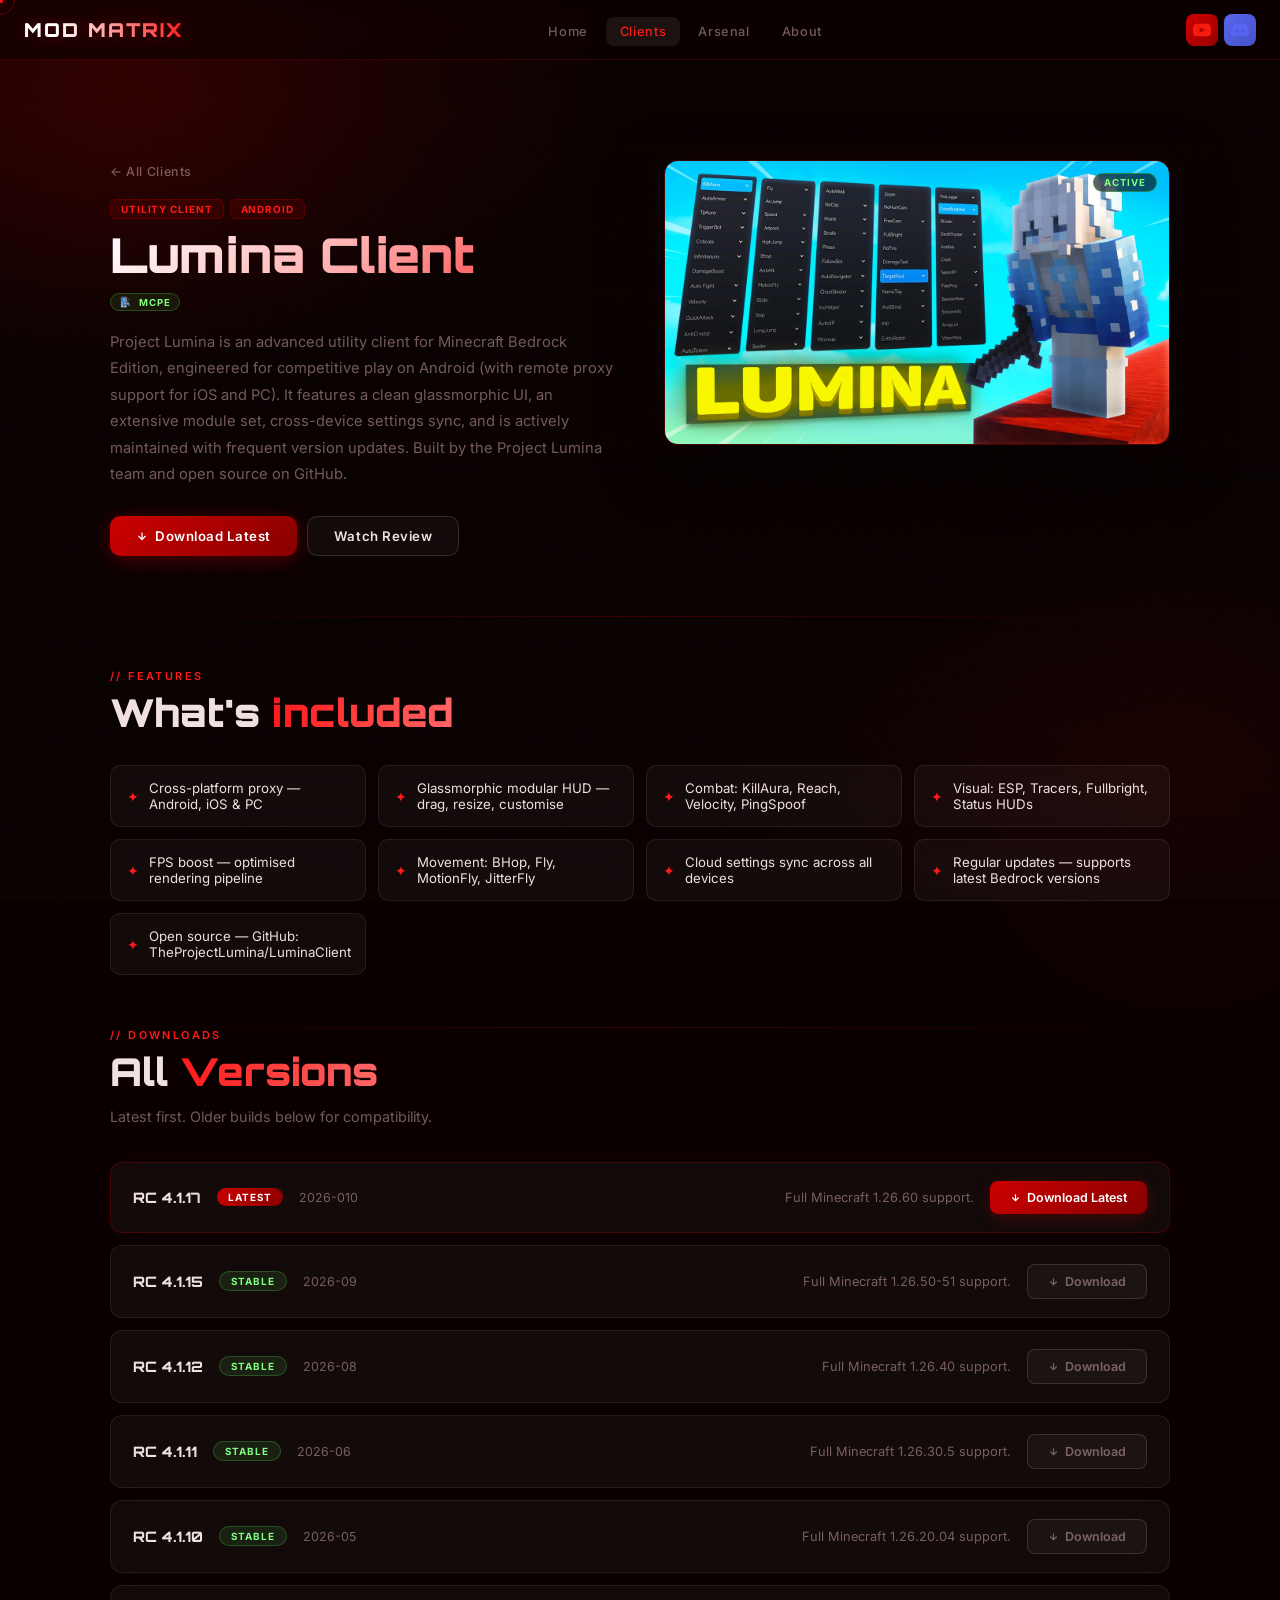
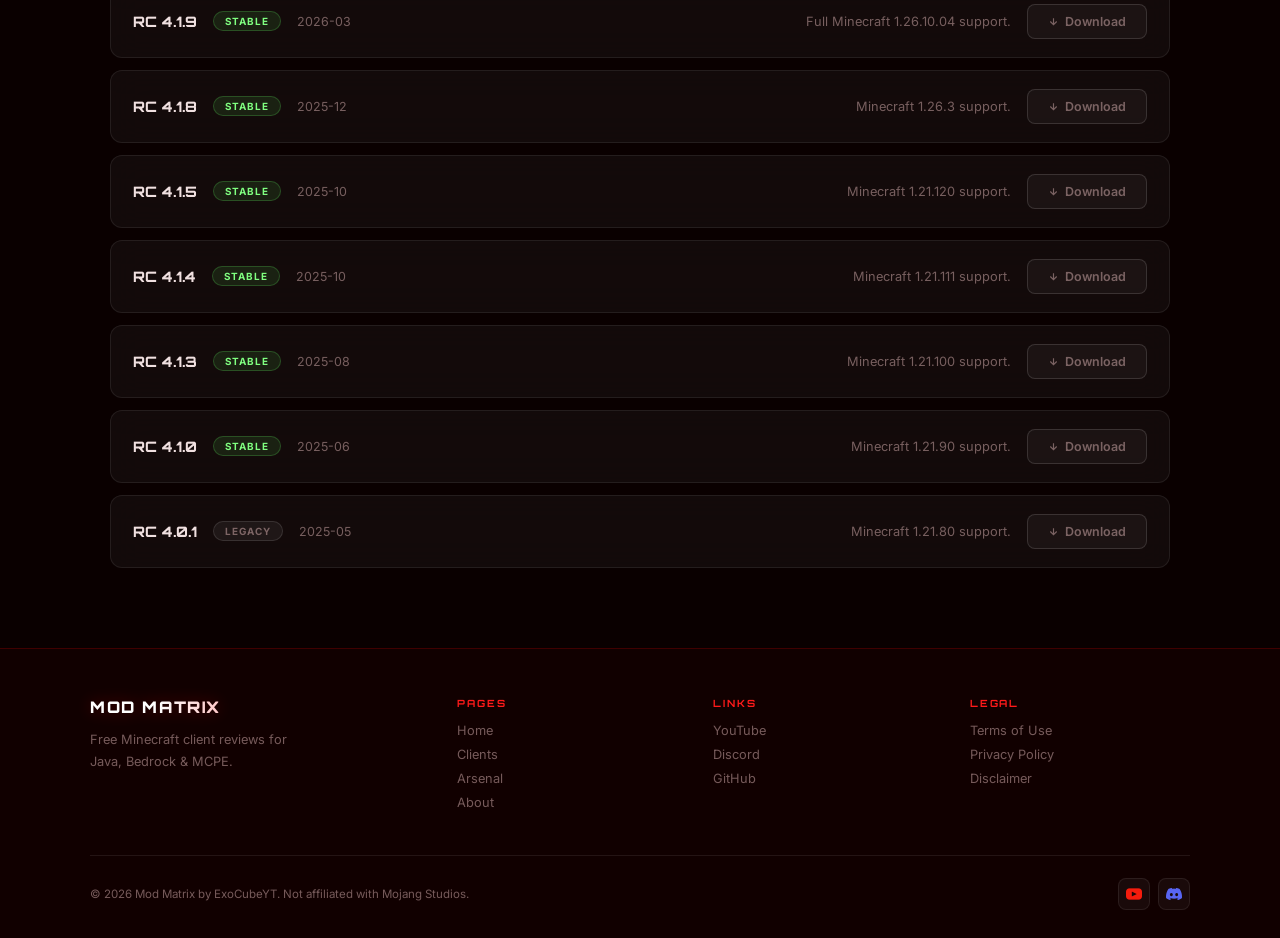
<file: clients/lumina.html>
<!DOCTYPE html>
<html lang="en" prefix="og: https://ogp.me/ns#">
<head>
  <meta charset="UTF-8"/>
  <meta name="viewport" content="width=device-width,initial-scale=1.0"/>
  <link rel="icon" type="image/x-icon" href="../assets/haha.ico"/>
  <meta name="robots" content="index, follow"/>
  <meta name="author" content="ExoCubeYT"/>
  <meta name="keywords" content="minecraft client download, free minecraft, ghost client, mod matrix, ExoCubeYT, lumina client"/>
  <meta property="og:type" content="website"/>
  <meta property="og:title" content="Lumina Client — Mod Matrix"/>
  <meta property="og:description" content="Download Lumina Client for Minecraft Bedrock & MCPE. Advanced utility client with cross-platform proxy support. Reviewed by ExoCubeYT."/>
  <meta property="og:url" content="https://modmatrix.in/clients/lumina"/>
  <meta property="og:image" content="https://modmatrix.in/assets/haha.ico"/>
  <meta property="og:site_name" content="Mod Matrix"/>
  <meta name="twitter:card" content="summary_large_image"/>
  <meta name="twitter:title" content="Lumina Client — Mod Matrix"/>
  <meta name="twitter:description" content="Download Lumina Client for Minecraft Bedrock & MCPE. Advanced utility client with cross-platform proxy support. Reviewed by ExoCubeYT."/>
  <meta name="twitter:image" content="https://modmatrix.in/assets/haha.ico"/>
  <meta name="twitter:creator" content="@ExoCubeYT"/>
  <link rel="canonical" href="https://modmatrix.in/clients/lumina"/>
  <link rel="apple-touch-icon" href="../assets/haha.ico"/>
  <link rel="shortcut icon" type="image/x-icon" href="../assets/haha.ico"/>
  <title>Mod Matrix — Client</title>
  <style>
@import url('https://fonts.googleapis.com/css2?family=Orbitron:wght@400;600;700;900&family=Inter:wght@300;400;500;600;700&display=swap');
*,*::before,*::after{box-sizing:border-box;margin:0;padding:0;}
:root{--red:#cc0000;--red2:#ff1a1a;--red-glow:rgba(204,0,0,0.35);--red-dim:rgba(204,0,0,0.12);--red-border:rgba(204,0,0,0.25);--bg:#0a0000;--bg2:#110000;--bg3:#180000;--glass:rgba(255,255,255,0.04);--glass2:rgba(255,255,255,0.07);--border:rgba(255,255,255,0.08);--border2:rgba(255,255,255,0.13);--text:#f0e0e0;--muted:rgba(220,180,180,0.5);--radius:12px;--nav-h:60px;}
html{scroll-behavior:smooth;}
body{font-family:'Inter',sans-serif;color:var(--text);background:var(--bg);min-height:100vh;overflow-x:hidden;cursor:none;}
#cursor-dot,#cursor-ring{position:fixed;border-radius:50%;pointer-events:none;z-index:9999;display:none;}
@media(hover:hover){#cursor-dot,#cursor-ring{display:block;}}
#cursor-dot{width:6px;height:6px;background:var(--red2);transform:translate(-50%,-50%);box-shadow:0 0 8px var(--red2);}
#cursor-ring{width:30px;height:30px;border:1.5px solid rgba(204,0,0,0.5);transform:translate(-50%,-50%);transition:width .18s,height .18s;}
body.cursor-grow #cursor-ring{width:46px;height:46px;border-color:var(--red);}
.noise{position:fixed;inset:0;z-index:3;pointer-events:none;opacity:.02;background-image:url("data:image/svg+xml,%3Csvg viewBox='0 0 200 200' xmlns='http://www.w3.org/2000/svg'%3E%3Cfilter id='n'%3E%3CfeTurbulence type='fractalNoise' baseFrequency='.85' numOctaves='4'/%3E%3C/filter%3E%3Crect width='100%25' height='100%25' filter='url(%23n)'/%3E%3C/svg%3E");background-size:160px;}
#bg-video{position:fixed;inset:0;width:100%;height:100%;object-fit:cover;z-index:0;opacity:.3;pointer-events:none;visibility:hidden;}
#bg-canvas{position:fixed;inset:0;z-index:0;pointer-events:none;visibility:hidden;}
.bg-gradient{position:fixed;inset:0;z-index:1;pointer-events:none;background:radial-gradient(ellipse 65% 50% at 10% 10%,rgba(160,0,0,0.22) 0%,transparent 60%),radial-gradient(ellipse 55% 40% at 90% 85%,rgba(100,0,0,0.15) 0%,transparent 60%),linear-gradient(180deg,rgba(10,0,0,0.6) 0%,rgba(10,0,0,0.1) 40%,rgba(10,0,0,0.7) 100%);}
.orb{position:fixed;border-radius:50%;filter:blur(90px);pointer-events:none;z-index:0;}
.orb1{width:600px;height:600px;background:radial-gradient(circle,rgba(160,0,0,0.18),transparent 70%);top:-250px;left:-200px;animation:od1 20s ease-in-out infinite alternate;}
.orb2{width:500px;height:500px;background:radial-gradient(circle,rgba(120,0,0,0.12),transparent 70%);bottom:-150px;right:-150px;animation:od2 25s ease-in-out infinite alternate;}
@keyframes od1{to{transform:translate(60px,40px);}}@keyframes od2{to{transform:translate(-50px,-40px);}}
nav{position:fixed;top:0;left:0;right:0;z-index:500;height:var(--nav-h);display:flex;align-items:center;justify-content:space-between;padding:0 24px;background:rgba(10,0,0,0.7);backdrop-filter:blur(20px) saturate(180%);-webkit-backdrop-filter:blur(20px) saturate(180%);border-bottom:1px solid var(--red-border);}
.logo{font-family:'Orbitron',sans-serif;font-size:1.2rem;font-weight:900;letter-spacing:.1em;background:linear-gradient(90deg,#fff 20%,var(--red2) 100%);-webkit-background-clip:text;-webkit-text-fill-color:transparent;background-clip:text;text-decoration:none;filter:drop-shadow(0 0 8px var(--red-glow));flex-shrink:0;}
.nav-center{display:flex;gap:4px;list-style:none;}
.nav-center a{color:var(--muted);text-decoration:none;font-size:.8rem;font-weight:500;letter-spacing:.05em;padding:7px 14px;border-radius:8px;transition:color .2s,background .2s;}
.nav-center a:hover,.nav-center a.active{color:var(--text);background:var(--glass2);}
.nav-center a.active{color:var(--red2);}
.nav-right{display:flex;align-items:center;gap:8px;}
.nav-social{display:flex;gap:6px;}
.nav-social a{width:32px;height:32px;border-radius:8px;display:flex;align-items:center;justify-content:center;font-size:.85rem;text-decoration:none;color:#fff;transition:opacity .2s,transform .2s;}
.nav-social a:hover{opacity:.8;transform:translateY(-1px);}
.nav-yt{background:linear-gradient(135deg,#cc0000,#990000);}
.nav-disc{background:linear-gradient(135deg,#5865F2,#4752c4);}
.hamburger{display:none;flex-direction:column;gap:4px;background:none;border:none;cursor:pointer;padding:6px;}
.hamburger span{display:block;width:20px;height:2px;background:#fff;border-radius:2px;transition:.3s;}
.mobile-menu{display:flex;position:fixed;top:calc(var(--nav-h) + 8px);left:16px;right:16px;background:linear-gradient(135deg,rgba(20,0,0,0.97),rgba(30,0,0,0.95));border:1px solid var(--border2);border-radius:14px;padding:16px;z-index:499;flex-direction:column;gap:4px;opacity:0;transform:translateY(-10px);transition:opacity .2s,transform .2s;pointer-events:none;visibility:hidden;}
.mobile-menu.open{opacity:1;transform:translateY(0);pointer-events:all;visibility:visible;}
.mobile-menu a{display:block;color:var(--muted);text-decoration:none;font-size:.9rem;font-weight:500;padding:11px 14px;border-radius:8px;transition:color .2s,background .2s;}
.mobile-menu a:hover,.mobile-menu a.active{color:var(--text);background:var(--glass2);}
.mobile-menu a.active{color:var(--red2);}
.mobile-menu-divider{height:1px;background:var(--border);margin:8px 0;}
.mobile-menu-socials{display:flex;gap:8px;padding:4px 0;}
.mobile-menu-socials a{display:flex;align-items:center;gap:8px;color:#fff;text-decoration:none;font-size:.82rem;padding:9px 14px;border-radius:8px;flex:1;justify-content:center;}
.mobile-menu-socials .ms-yt{background:linear-gradient(135deg,#cc0000,#990000);}
.mobile-menu-socials .ms-disc{background:linear-gradient(135deg,#5865F2,#4752c4);}
@media(max-width:768px){.nav-center{display:none;}.hamburger{display:flex;}.nav-social{display:none;}}
.wrapper{position:relative;z-index:10;padding-top:var(--nav-h);}
.btn{display:inline-flex;align-items:center;gap:7px;padding:11px 26px;border-radius:10px;font-family:'Inter',sans-serif;font-size:.83rem;font-weight:600;letter-spacing:.04em;text-decoration:none;cursor:pointer;border:none;transition:transform .15s,opacity .15s,box-shadow .15s;white-space:nowrap;}
.btn:hover{transform:translateY(-2px);}.btn:active{transform:scale(.97);}
.btn-red{background:linear-gradient(135deg,var(--red),#880000);color:#fff;box-shadow:0 4px 20px rgba(180,0,0,.4);}
.btn-red:hover{box-shadow:0 6px 28px rgba(200,0,0,.55);}
.btn-ghost{background:var(--glass);border:1px solid var(--border2);backdrop-filter:blur(10px);color:var(--text);}
.btn-ghost:hover{background:var(--glass2);}
.sec-tag{font-size:.68rem;letter-spacing:.22em;text-transform:uppercase;color:var(--red2);margin-bottom:8px;font-weight:600;}
.sec-title{font-family:'Orbitron',sans-serif;font-size:clamp(1.5rem,4vw,2.4rem);font-weight:900;line-height:1.1;}
.sec-title .grad{background:linear-gradient(90deg,var(--red2),#ff6666);-webkit-background-clip:text;-webkit-text-fill-color:transparent;background-clip:text;}
.sec-sub{color:var(--muted);font-size:.9rem;line-height:1.75;max-width:500px;margin-top:12px;}
.reveal{opacity:0;transform:translateY(24px);transition:opacity .6s ease,transform .6s ease;}
.reveal.visible{opacity:1;transform:translateY(0);}
.plat{display:inline-flex;align-items:center;gap:4px;font-size:.6rem;font-weight:700;letter-spacing:.09em;text-transform:uppercase;padding:2px 9px;border-radius:100px;}
.plat-java{background:rgba(255,180,0,.12);border:1px solid rgba(255,180,0,.3);color:#ffcc44;}
.plat-bedrock{background:rgba(0,160,255,.1);border:1px solid rgba(0,160,255,.28);color:#44ccff;}
.plat-mcpe{background:rgba(80,220,80,.1);border:1px solid rgba(80,220,80,.28);color:#80ff80;}
.status{font-size:.6rem;font-weight:700;letter-spacing:.1em;text-transform:uppercase;padding:3px 10px;border-radius:100px;backdrop-filter:blur(8px);background:rgba(10,0,0,.6);}
.status-active{border:1px solid rgba(80,255,80,.3);color:#80ff80;}
.status-discontinued{border:1px solid rgba(200,200,200,.2);color:var(--muted);}
.status-beta{border:1px solid rgba(255,180,0,.3);color:#ffcc44;}
footer{position:relative;z-index:10;background:var(--bg2);border-top:1px solid var(--red-border);padding:48px 24px 28px;}
.footer-inner{max-width:1100px;margin:0 auto;}
.footer-grid{display:grid;grid-template-columns:1.5fr 1fr 1fr 1fr;gap:36px;margin-bottom:36px;}
.footer-brand .logo{display:block;margin-bottom:12px;font-size:1rem;}
.footer-brand p{color:var(--muted);font-size:.8rem;line-height:1.75;max-width:210px;}
.footer-col h4{font-family:'Orbitron',sans-serif;font-size:.62rem;letter-spacing:.2em;text-transform:uppercase;color:var(--red2);margin-bottom:14px;}
.footer-col a{display:block;color:var(--muted);text-decoration:none;font-size:.8rem;margin-bottom:9px;transition:color .2s;}
.footer-col a:hover{color:var(--text);}
.footer-bottom{border-top:1px solid var(--border);padding-top:22px;display:flex;align-items:center;justify-content:space-between;flex-wrap:wrap;gap:12px;}
.footer-bottom p{color:var(--muted);font-size:.72rem;}
.footer-socials{display:flex;gap:8px;}
.footer-social{width:32px;height:32px;border-radius:8px;background:var(--glass);border:1px solid var(--border);display:flex;align-items:center;justify-content:center;color:var(--muted);text-decoration:none;font-size:.8rem;transition:all .2s;}
.footer-social:hover{background:var(--glass2);color:var(--text);border-color:var(--red-border);}
@media(max-width:768px){.footer-grid{grid-template-columns:1fr 1fr;gap:24px;}.footer-brand{grid-column:1/-1;}}
@media(max-width:480px){.footer-grid{grid-template-columns:1fr;}}
::-webkit-scrollbar{width:4px;}::-webkit-scrollbar-track{background:var(--bg);}::-webkit-scrollbar-thumb{background:var(--red);border-radius:2px;}

/* detail page */
.ch-wrap{max-width:1100px;margin:0 auto;padding:calc(var(--nav-h) + 40px) 20px 60px;display:grid;grid-template-columns:1fr 1fr;gap:48px;align-items:start;}
@media(max-width:768px){.ch-wrap{grid-template-columns:1fr;gap:28px;padding-top:calc(var(--nav-h) + 24px);}.ch-right{order:-1;}}
.ch-back{display:inline-flex;align-items:center;gap:6px;color:var(--muted);font-size:.78rem;font-weight:500;letter-spacing:.05em;text-decoration:none;margin-bottom:20px;transition:color .2s;}
.ch-back:hover{color:var(--red2);}
.ch-tags{display:flex;gap:6px;flex-wrap:wrap;margin-bottom:12px;}
.ch-tag{font-size:.62rem;font-weight:700;letter-spacing:.09em;text-transform:uppercase;padding:3px 10px;border-radius:6px;background:var(--red-dim);border:1px solid var(--red-border);color:var(--red2);}
.ch-name{font-family:'Orbitron',sans-serif;font-size:clamp(1.8rem,5vw,3rem);font-weight:900;line-height:1;margin-bottom:14px;background:linear-gradient(135deg,#fff 0%,#ffaaaa 50%,var(--red2) 100%);-webkit-background-clip:text;-webkit-text-fill-color:transparent;background-clip:text;}
.ch-plats{display:flex;gap:7px;flex-wrap:wrap;margin-bottom:18px;}
.ch-desc{color:var(--muted);font-size:.92rem;line-height:1.8;margin-bottom:28px;}
.ch-actions{display:flex;gap:10px;flex-wrap:wrap;}
@media(max-width:420px){.ch-actions .btn{flex:1;justify-content:center;}}
.ch-thumb-wrap{border-radius:14px;overflow:hidden;border:1px solid var(--red-border);box-shadow:0 20px 60px rgba(0,0,0,.6),0 0 40px rgba(180,0,0,.08);position:relative;aspect-ratio:16/9;background:var(--bg3);}
.ch-thumb{width:100%;height:100%;display:block;object-fit:cover;}
.ch-status-badge{position:absolute;top:12px;right:12px;}
.section-divider{height:1px;max-width:1100px;margin:0 auto;background:linear-gradient(90deg,transparent,var(--red-border),transparent);}
.ch-features{max-width:1100px;margin:0 auto;padding:52px 20px;}
.features-list{display:grid;grid-template-columns:repeat(auto-fill,minmax(230px,1fr));gap:12px;margin-top:32px;}
@media(max-width:480px){.features-list{grid-template-columns:1fr;}}
.feat-item{background:var(--glass);border:1px solid var(--border);backdrop-filter:blur(12px);border-radius:10px;padding:14px 16px;display:flex;align-items:center;gap:10px;transition:border-color .2s,background .2s;}
.feat-item:hover{background:var(--glass2);border-color:var(--red-border);}
.feat-check{color:var(--red2);font-size:.9rem;flex-shrink:0;}
.feat-text{font-size:.83rem;}
.ch-versions{max-width:1100px;margin:0 auto;padding:0 20px 80px;}
.versions-list{margin-top:32px;display:flex;flex-direction:column;gap:12px;}
.ver-card{background:var(--glass);border:1px solid var(--border);backdrop-filter:blur(16px);border-radius:12px;padding:18px 22px;display:grid;grid-template-columns:auto auto 1fr auto auto;align-items:center;gap:16px;transition:border-color .2s;}
.ver-card.latest{border-color:var(--red-border);box-shadow:0 0 24px rgba(160,0,0,.08);}
.ver-card:hover{border-color:rgba(200,0,0,.35);}
@media(max-width:600px){.ver-card{grid-template-columns:1fr 1fr;grid-template-rows:auto auto auto;gap:10px;}.ver-notes{grid-column:1/-1;}.ver-dl{grid-column:1/-1;width:100%;justify-content:center;}}
.ver-num{font-family:'Orbitron',sans-serif;font-size:.9rem;font-weight:800;}
.ver-lbl{padding:3px 11px;border-radius:100px;font-size:.62rem;font-weight:700;letter-spacing:.1em;text-transform:uppercase;white-space:nowrap;}
.lbl-latest{background:linear-gradient(135deg,var(--red),#880000);color:#fff;}
.lbl-stable{background:rgba(80,200,80,.12);border:1px solid rgba(80,200,80,.28);color:#80ff80;}
.lbl-legacy{background:rgba(200,200,200,.07);border:1px solid rgba(200,200,200,.15);color:var(--muted);}
.lbl-beta{background:rgba(255,180,0,.12);border:1px solid rgba(255,180,0,.28);color:#ffcc44;}
.ver-date{color:var(--muted);font-size:.78rem;white-space:nowrap;}
.ver-notes{color:var(--muted);font-size:.8rem;}
.ver-dl{display:inline-flex;align-items:center;gap:6px;padding:9px 20px;border-radius:8px;white-space:nowrap;font-family:'Inter',sans-serif;font-size:.78rem;font-weight:600;text-decoration:none;cursor:pointer;border:none;transition:opacity .15s,transform .15s;}
.ver-dl:hover{opacity:.85;transform:translateY(-1px);}
.dl-main{background:linear-gradient(135deg,var(--red),#880000);color:#fff;box-shadow:0 4px 14px rgba(160,0,0,.35);}
.dl-old{background:var(--glass);border:1px solid var(--border2);color:var(--muted);}
.dl-old:hover{color:var(--text);border-color:var(--red-border);}
  </style>
</head>
<body>
<div class="noise"></div>
<div class="orb orb1"></div><div class="orb orb2"></div>
<video id="bg-video" autoplay muted loop playsinline></video>
<canvas id="bg-canvas"></canvas>
<div class="bg-gradient"></div>
<div id="cursor-dot"></div><div id="cursor-ring"></div>

<nav>
  <a class="logo" href="../index.html" data-glitch>MOD MATRIX</a>
  <ul class="nav-center">
    <li><a href="../index.html">Home</a></li>
    <li><a href="../clients.html" class="active">Clients</a></li>
    <li><a href="../arsenal.html">Arsenal</a></li>
    <li><a href="../about.html">About</a></li>
  </ul>
  <div class="nav-right">
    <div class="nav-social">
      <a class="nav-yt" href="https://youtube.com/c/ExoCubeYT" target="_blank"><img src="../assets/youtube.png" alt="YouTube" style="width:18px;height:18px;object-fit:contain;display:block;"/></a>
      <a class="nav-disc" href="https://discord.gg/MXvYhg8Bdr" target="_blank"><img src="../assets/discord.png" alt="Discord" style="width:18px;height:18px;object-fit:contain;display:block;"/></a>
    </div>
    <button class="hamburger" id="hamburger" aria-label="Menu" aria-expanded="false"><span></span><span></span><span></span></button>
  </div>
</nav>
<div class="mobile-menu" id="mobile-menu">
  <a href="../index.html">Home</a><a href="../clients.html" class="active">Clients</a>
  <a href="../arsenal.html">Arsenal</a><a href="../about.html">About</a>
  <div class="mobile-menu-divider"></div>
  <div class="mobile-menu-socials">
    <a class="ms-yt" href="https://youtube.com/c/ExoCubeYT" target="_blank"><img src="../assets/youtube.png" alt="" style="width:14px;height:14px;object-fit:contain;vertical-align:middle;margin-right:6px;"/> YouTube</a>
    <a class="ms-disc" href="https://discord.gg/MXvYhg8Bdr" target="_blank"><img src="../assets/discord.png" alt="" style="width:14px;height:14px;object-fit:contain;vertical-align:middle;margin-right:6px;"/> Discord</a>
  </div>
</div>

<div class="wrapper" id="page-root"></div>

<script src="../clients-data.js"></script>
<script>
(function(){if(!window.matchMedia('(hover:hover)').matches)return;const dot=document.getElementById('cursor-dot'),ring=document.getElementById('cursor-ring');if(!dot||!ring)return;let mx=0,my=0,rx=0,ry=0;document.addEventListener('mousemove',e=>{mx=e.clientX;my=e.clientY;dot.style.left=mx+'px';dot.style.top=my+'px';});const lerp=(a,b,t)=>a+(b-a)*t;(function loop(){rx=lerp(rx,mx,.12);ry=lerp(ry,my,.12);ring.style.left=rx+'px';ring.style.top=ry+'px';requestAnimationFrame(loop);})();})();
(function(){const btn=document.getElementById('hamburger'),menu=document.getElementById('mobile-menu');if(!btn||!menu)return;btn.addEventListener('click',e=>{e.stopPropagation();const open=menu.classList.toggle('open');btn.setAttribute('aria-expanded',open);const spans=btn.querySelectorAll('span');if(open){spans[0].style.transform='rotate(45deg) translate(4px,4px)';spans[1].style.opacity='0';spans[2].style.transform='rotate(-45deg) translate(4px,-4px)';}else{spans[0].style.transform='';spans[1].style.opacity='';spans[2].style.transform='';}});document.addEventListener('click',()=>{menu.classList.remove('open');btn.querySelectorAll('span').forEach(s=>{s.style.transform='';s.style.opacity='';});});menu.addEventListener('click',e=>e.stopPropagation());})();
(function(){const nav=document.querySelector('nav');if(!nav)return;window.addEventListener('scroll',()=>nav.style.background=window.scrollY>40?'rgba(10,0,0,0.92)':'rgba(10,0,0,0.70)');})();
(function(){const canvas=document.getElementById('bg-canvas');if(!canvas)return;const ctx=canvas.getContext('2d');let W,H,pts=[];const resize=()=>{W=canvas.width=window.innerWidth;H=canvas.height=window.innerHeight;};resize();window.addEventListener('resize',resize);class P{constructor(){this.reset();}reset(){this.x=Math.random()*W;this.y=Math.random()*H;this.vx=(Math.random()-.5)*.25;this.vy=(Math.random()-.5)*.25;this.r=Math.random()*1.2+.3;this.a=Math.random()*.35+.06;}step(){this.x+=this.vx;this.y+=this.vy;if(this.x<0||this.x>W||this.y<0||this.y>H)this.reset();}draw(){ctx.beginPath();ctx.arc(this.x,this.y,this.r,0,Math.PI*2);ctx.fillStyle=`rgba(200,0,0,${this.a})`;ctx.fill();}}for(let i=0;i<90;i++)pts.push(new P());function connect(){for(let i=0;i<pts.length;i++)for(let j=i+1;j<pts.length;j++){const dx=pts[i].x-pts[j].x,dy=pts[i].y-pts[j].y,d=Math.sqrt(dx*dx+dy*dy);if(d<110){ctx.beginPath();ctx.moveTo(pts[i].x,pts[i].y);ctx.lineTo(pts[j].x,pts[j].y);ctx.strokeStyle=`rgba(160,0,0,${.1*(1-d/110)})`;ctx.lineWidth=.5;ctx.stroke();}}}(function tick(){ctx.clearRect(0,0,W,H);pts.forEach(p=>{p.step();p.draw();});connect();requestAnimationFrame(tick);})();})();

const PL={java:'<img src="../assets/java.png" style="width:12px;height:12px;object-fit:contain;vertical-align:middle;margin-right:3px;"/> Java',bedrock:'<img src="../assets/bedrock.png" style="width:12px;height:12px;object-fit:contain;vertical-align:middle;margin-right:3px;"/> Bedrock',mcpe:'<img src="../assets/mcpe.png" style="width:12px;height:12px;object-fit:contain;vertical-align:middle;margin-right:3px;"/> MCPE'};
const PC={java:'plat-java',bedrock:'plat-bedrock',mcpe:'plat-mcpe'};
const SL={active:'Active',discontinued:'Discontinued',beta:'Beta'};
const SC={active:'status-active',discontinued:'status-discontinued',beta:'status-beta'};
const LC={Latest:'lbl-latest',Stable:'lbl-stable',Legacy:'lbl-legacy',Beta:'lbl-beta'};

const slug=location.pathname.split('/').pop().replace('.html','');
const c=(typeof CLIENTS!=='undefined')?CLIENTS.find(x=>x.id===slug):null;
const root=document.getElementById('page-root');

if(!c){
  root.innerHTML='<p style="text-align:center;padding:140px 20px;color:var(--muted)">Client not found. <a href="../clients.html" style="color:var(--red2)">← Go back</a></p>';
}else{
  document.title='Mod Matrix — '+c.name;
  const ph=c.platforms.map(p=>`<span class="plat ${PC[p]}">${PL[p]}</span>`).join('');
  const th=(c.tags||[]).map(t=>`<span class="ch-tag">${t}</span>`).join('');
  const fh=(c.features||[]).map(f=>`<div class="feat-item reveal"><span class="feat-check">✦</span><span class="feat-text">${f}</span></div>`).join('');
  const vh=(c.versions||[]).map((v,i)=>`
    <div class="ver-card ${i===0?'latest':''} reveal" style="transition-delay:${i*.06}s">
      <span class="ver-num">${v.ver}</span>
      <span class="ver-lbl ${LC[v.label]||'lbl-legacy'}">${v.label}</span>
      <span class="ver-date">${v.date}</span>
      <span class="ver-notes">${v.notes||''}</span>
      <a class="ver-dl ${i===0?'dl-main':'dl-old'}" href="${v.dlUrl}" target="_blank">
        <svg width="11" height="11" fill="none" stroke="currentColor" stroke-width="2.5" viewBox="0 0 24 24"><path d="M12 5v14M5 12l7 7 7-7"/></svg>
        ${i===0?'Download Latest':'Download'}
      </a>
    </div>`).join('');

  root.innerHTML=`
    <div class="ch-wrap">
      <div class="ch-left">
        <a class="ch-back" href="../clients.html">← All Clients</a>
        <div class="ch-tags">${th}</div>
        <div class="ch-name">${c.name}</div>
        <div class="ch-plats">${ph}</div>
        <p class="ch-desc">${c.longDesc||c.desc}</p>
        <div class="ch-actions">
          <a class="btn btn-red" href="${(c.versions||[])[0]?.dlUrl||'#'}" target="_blank">
            <svg width="12" height="12" fill="none" stroke="currentColor" stroke-width="2.5" viewBox="0 0 24 24"><path d="M12 5v14M5 12l7 7 7-7"/></svg>
            Download Latest
          </a>
          <a class="btn btn-ghost" href="https://youtube.com/c/ExoCubeYT" target="_blank">Watch Review</a>
        </div>
      </div>
      <div class="ch-right">
        <div class="ch-thumb-wrap">
          <span class="ch-status-badge status ${SC[c.status]}">${SL[c.status]}</span>
          <img class="ch-thumb" src="${c.thumbDetail||('../assets/borion.png')}" alt="${c.name}" onerror="this.style.opacity='.15'"/>
        </div>
      </div>
    </div>
    <div class="section-divider"></div>
    <div class="ch-features">
      <div class="sec-tag">// Features</div>
      <h2 class="sec-title">What's <span class="grad">included</span></h2>
      <div class="features-list">${fh}</div>
    </div>
    <div class="section-divider"></div>
    <div class="ch-versions">
      <div class="sec-tag">// Downloads</div>
      <h2 class="sec-title">All <span class="grad">Versions</span></h2>
      <p class="sec-sub" style="margin-bottom:0">Latest first. Older builds below for compatibility.</p>
      <div class="versions-list">${vh}</div>
    </div>
    <footer>
      <div class="footer-inner">
        <div class="footer-grid">
          <div class="footer-brand"><a class="logo" href="../index.html">MOD MATRIX</a><p>Free Minecraft client reviews for Java, Bedrock &amp; MCPE.</p></div>
          <div class="footer-col"><h4>Pages</h4><a href="../index.html">Home</a><a href="../clients.html">Clients</a><a href="../arsenal.html">Arsenal</a><a href="../about.html">About</a></div>
          <div class="footer-col"><h4>Links</h4><a href="https://youtube.com/c/ExoCubeYT" target="_blank">YouTube</a><a href="https://discord.gg/MXvYhg8Bdr" target="_blank">Discord</a><a href="https://github.com/ExoCubeYT" target="_blank">GitHub</a></div>
          <div class="footer-col"><h4>Legal</h4><a href="../terms.html">Terms of Use</a><a href="../privacy.html">Privacy Policy</a><a href="../disclaimer.html">Disclaimer</a></div>
        </div>
        <div class="footer-bottom">
          <p>© 2026 Mod Matrix by ExoCubeYT. Not affiliated with Mojang Studios.</p>
          <div class="footer-socials"><a class="footer-social" href="https://youtube.com/c/ExoCubeYT" target="_blank"><img src="../assets/youtube.png" alt="YouTube" style="width:16px;height:16px;object-fit:contain;"/></a><a class="footer-social" href="https://discord.gg/MXvYhg8Bdr" target="_blank"><img src="../assets/discord.png" alt="Discord" style="width:16px;height:16px;object-fit:contain;"/></a></div>
        </div>
      </div>
    </footer>`;

  const io=new IntersectionObserver(entries=>entries.forEach(e=>{if(e.isIntersecting)e.target.classList.add('visible');}),{threshold:.08});
  document.querySelectorAll('.reveal').forEach(el=>io.observe(el));
}

/* disable right click */
document.addEventListener('contextmenu',e=>e.preventDefault());
document.addEventListener('keydown',e=>{if(e.key==='F12'||(e.ctrlKey&&e.shiftKey&&(e.key==='I'||e.key==='i'||e.key==='J'||e.key==='j'))||(e.ctrlKey&&(e.key==='u'||e.key==='U'))||(e.ctrlKey&&(e.key==='s'||e.key==='S'))){e.preventDefault();return false;}});

document.querySelectorAll('[data-glitch]').forEach(el=>{el.dataset.text=el.textContent;el.addEventListener('mouseenter',function(){const orig=el.dataset.text,ch='@#$%!&?*<>[]|';let f=0;(function s(){if(f>14){el.textContent=orig;return;}el.textContent=orig.split('').map((c,i)=>i<f/1.8?c:(c===' '?' ':ch[Math.floor(Math.random()*ch.length)])).join('');f++;requestAnimationFrame(s);})();});});
</script>
</body>
</html>
</file>
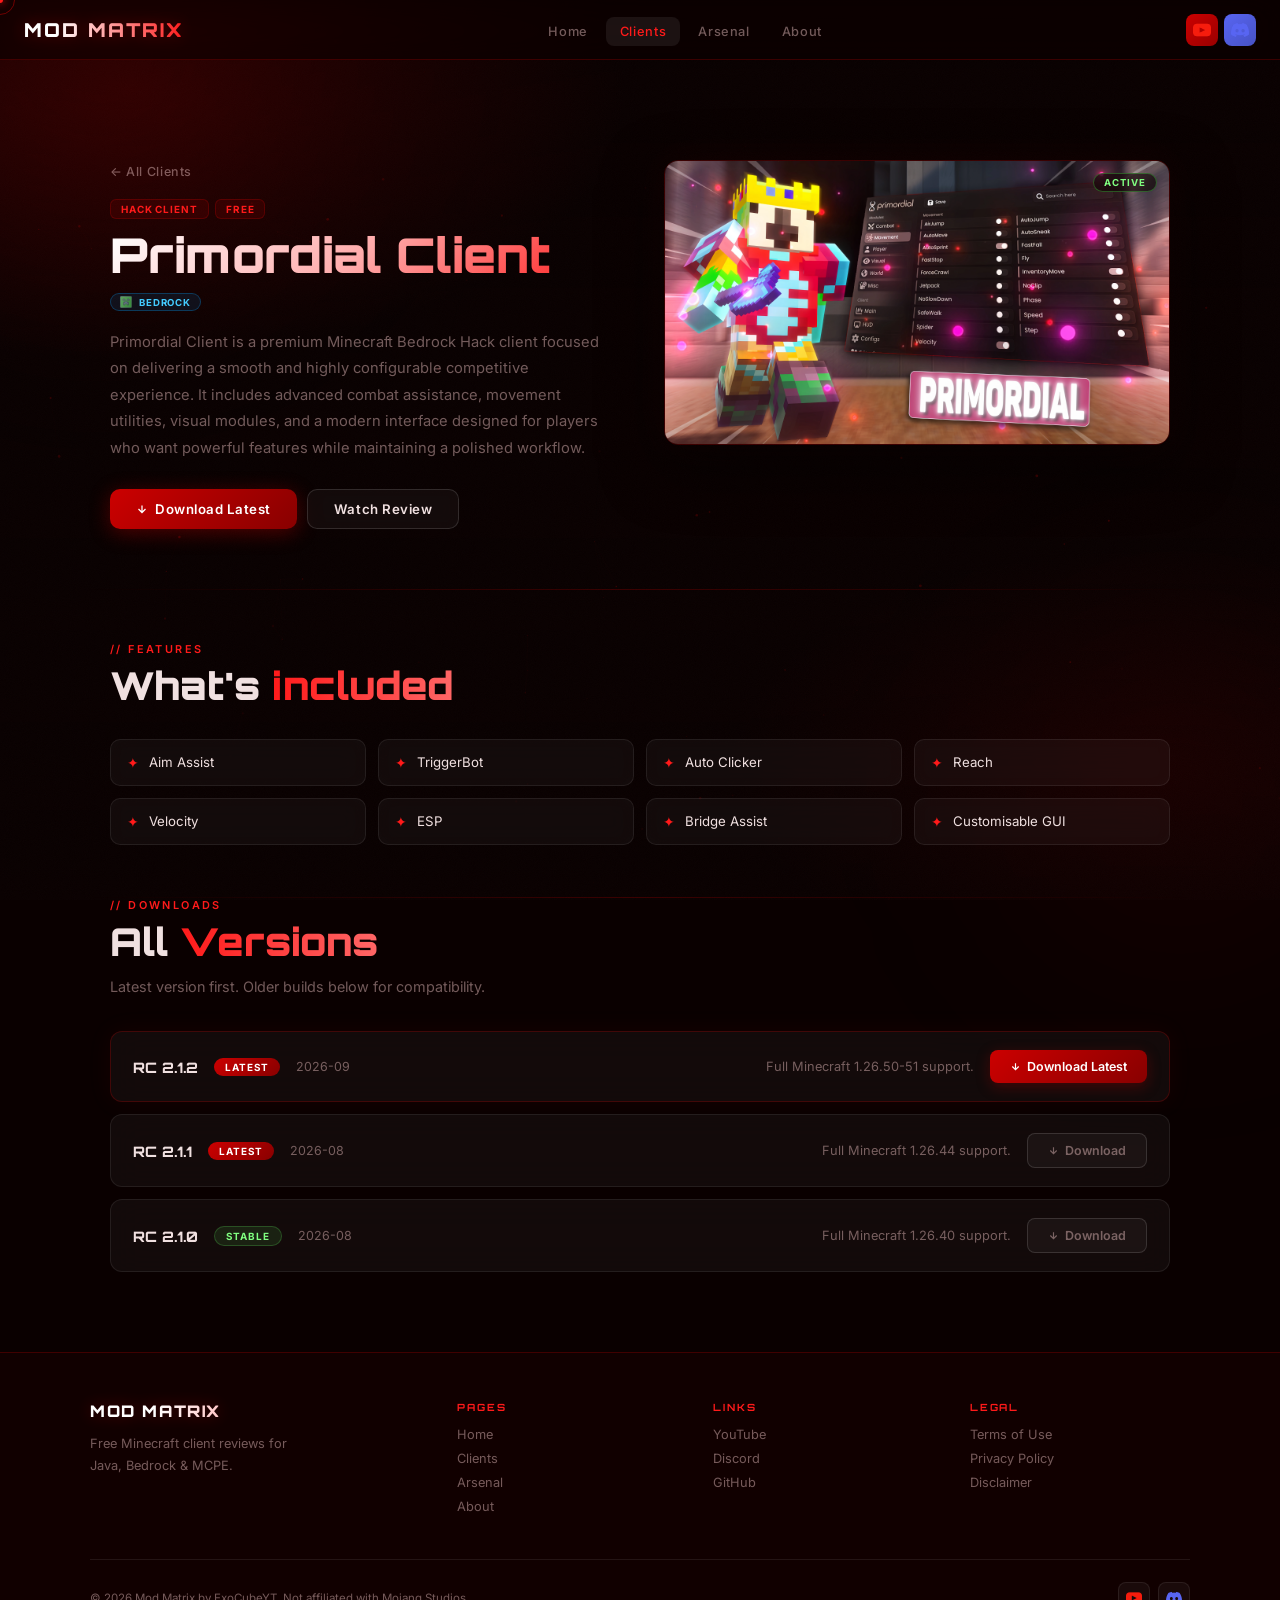
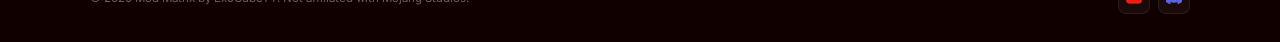
<file: clients/primordial.html>
<!DOCTYPE html>
<html lang="en">
<head>
  <meta charset="UTF-8"/>
  <meta name="viewport" content="width=device-width,initial-scale=1.0"/>
  <link rel="icon" type="image/x-icon" href="../assets/haha.ico"/>
  <title>Mod Matrix — Client</title>
  <link rel="stylesheet" href="../shared.css"/>
  <style>
    /* client detail page styles */

        .ch-wrap {
      max-width: 1100px; margin: 0 auto;
      padding: calc(var(--nav-h) + 40px) 20px 60px;
      display: grid; grid-template-columns: 1fr 1fr;
      gap: 48px; align-items: start;
    }
    @media(max-width:768px){
      .ch-wrap { grid-template-columns: 1fr; gap: 28px; padding-top: calc(var(--nav-h) + 24px); }
      .ch-right { order: -1; }
    }

        .ch-back {
      display: inline-flex; align-items: center; gap: 6px;
      color: var(--muted); font-size: .78rem; font-weight: 500; letter-spacing: .05em;
      text-decoration: none; margin-bottom: 20px;
      transition: color .2s;
    }
    .ch-back:hover { color: var(--red2); }

        .ch-tags { display: flex; gap: 6px; flex-wrap: wrap; margin-bottom: 12px; }
    .ch-tag {
      font-size: .62rem; font-weight: 700; letter-spacing: .09em; text-transform: uppercase;
      padding: 3px 10px; border-radius: 6px;
      background: var(--red-dim); border: 1px solid var(--red-border); color: var(--red2);
    }
    .ch-name {
      font-family: 'Orbitron', sans-serif;
      font-size: clamp(1.8rem, 5vw, 3rem); font-weight: 900; line-height: 1;
      margin-bottom: 14px;
      background: linear-gradient(135deg, #fff 0%, #ffaaaa 50%, var(--red2) 100%);
      -webkit-background-clip: text; -webkit-text-fill-color: transparent; background-clip: text;
    }
    .ch-plats { display: flex; gap: 7px; flex-wrap: wrap; margin-bottom: 18px; }
    .ch-desc { color: var(--muted); font-size: .92rem; line-height: 1.8; margin-bottom: 28px; }
    .ch-actions { display: flex; gap: 10px; flex-wrap: wrap; }
    @media(max-width:420px){ .ch-actions .btn { flex: 1; justify-content: center; } }

        .ch-thumb-wrap {
      border-radius: 14px; overflow: hidden;
      border: 1px solid var(--red-border);
      box-shadow: 0 20px 60px rgba(0,0,0,.6), 0 0 40px rgba(180,0,0,.08);
      position: relative; aspect-ratio: 16/9;
    }
    .ch-thumb { width: 100%; height: 100%; display: block; object-fit: cover; }
    .ch-status-badge {
      position: absolute; top: 12px; right: 12px;
    }

        .section-divider {
      height: 1px; max-width: 1100px; margin: 0 auto;
      background: linear-gradient(90deg, transparent, var(--red-border), transparent);
    }

        .ch-features { max-width: 1100px; margin: 0 auto; padding: 52px 20px; }
    .features-list {
      display: grid;
      grid-template-columns: repeat(auto-fill, minmax(230px, 1fr));
      gap: 12px; margin-top: 32px;
    }
    @media(max-width:480px){ .features-list{grid-template-columns:1fr;} }
    .feat-item {
      background: var(--glass); border: 1px solid var(--border);
      backdrop-filter: blur(12px); border-radius: 10px;
      padding: 14px 16px; display: flex; align-items: center; gap: 10px;
      transition: border-color .2s, background .2s;
    }
    .feat-item:hover { background: var(--glass2); border-color: var(--red-border); }
    .feat-check { color: var(--red2); font-size: .9rem; flex-shrink: 0; }
    .feat-text  { font-size: .83rem; }

        .ch-versions { max-width: 1100px; margin: 0 auto; padding: 0 20px 80px; }
    .versions-list { margin-top: 32px; display: flex; flex-direction: column; gap: 12px; }
    .ver-card {
      background: var(--glass); border: 1px solid var(--border);
      backdrop-filter: blur(16px); border-radius: 12px;
      padding: 18px 22px;
      display: grid;
      grid-template-columns: auto auto 1fr auto auto;
      align-items: center; gap: 16px;
      transition: border-color .2s;
    }
    .ver-card.latest { border-color: var(--red-border); box-shadow: 0 0 24px rgba(160,0,0,.08); }
    .ver-card:hover  { border-color: rgba(200,0,0,.35); }

        @media(max-width:600px){
      .ver-card { grid-template-columns: 1fr 1fr; grid-template-rows: auto auto auto; gap: 10px; }
      .ver-notes { grid-column: 1 / -1; }
      .ver-dl    { grid-column: 1 / -1; width: 100%; justify-content: center; }
    }

    .ver-num  { font-family:'Orbitron',sans-serif; font-size:.9rem; font-weight:800; }
    .ver-lbl  { padding:3px 11px; border-radius:100px; font-size:.62rem; font-weight:700; letter-spacing:.1em; text-transform:uppercase; white-space:nowrap; }
    .lbl-latest { background:linear-gradient(135deg,var(--red),#880000); color:#fff; }
    .lbl-stable { background:rgba(80,200,80,.12); border:1px solid rgba(80,200,80,.28); color:#80ff80; }
    .lbl-legacy { background:rgba(200,200,200,.07); border:1px solid rgba(200,200,200,.15); color:var(--muted); }
    .lbl-beta   { background:rgba(255,180,0,.12); border:1px solid rgba(255,180,0,.28); color:#ffcc44; }
    .ver-date   { color:var(--muted); font-size:.78rem; white-space:nowrap; }
    .ver-notes  { color:var(--muted); font-size:.8rem; }
    .ver-dl {
      display: inline-flex; align-items: center; gap: 6px;
      padding: 9px 20px; border-radius: 8px; white-space: nowrap;
      font-family: 'Inter', sans-serif; font-size: .78rem; font-weight: 600;
      text-decoration: none; cursor: pointer; border: none;
      transition: opacity .15s, transform .15s;
    }
    .ver-dl:hover { opacity: .85; transform: translateY(-1px); }
    .dl-main { background: linear-gradient(135deg, var(--red), #880000); color: #fff; box-shadow: 0 4px 14px rgba(160,0,0,.35); }
    .dl-old  { background: var(--glass); border: 1px solid var(--border2); color: var(--muted); }
    .dl-old:hover { color: var(--text); border-color: var(--red-border); }
  </style>
</head>
<body>
<div class="noise"></div>
<div class="orb orb1"></div><div class="orb orb2"></div>
<video id="bg-video" autoplay muted loop playsinline></video>
<canvas id="bg-canvas"></canvas>
<div class="bg-gradient"></div>
<div id="cursor-dot"></div><div id="cursor-ring"></div>

<nav>
  <a class="logo" href="../index.html" data-glitch>MOD MATRIX</a>
  <ul class="nav-center">
    <li><a href="../index.html">Home</a></li>
    <li><a href="../clients.html" class="active">Clients</a></li>
    <li><a href="../arsenal.html">Arsenal</a></li>
    <li><a href="../about.html">About</a></li>
  </ul>
  <div class="nav-right">
    <div class="nav-social">
      <a class="nav-yt" href="https://youtube.com/c/ExoCubeYT" target="_blank"><img src="../assets/youtube.png" alt="YouTube" style="width:18px;height:18px;object-fit:contain;display:block;"/></a>
      <a class="nav-disc" href="https://discord.gg/MXvYhg8Bdr" target="_blank"><img src="../assets/discord.png" alt="Discord" style="width:18px;height:18px;object-fit:contain;display:block;"/></a>
    </div>
    <button class="hamburger" id="hamburger" aria-label="Menu" aria-expanded="false">
      <span></span><span></span><span></span>
    </button>
  </div>
</nav>
<div class="mobile-menu" id="mobile-menu">
  <a href="../index.html">Home</a><a href="../clients.html" class="active">Clients</a>
  <a href="../arsenal.html">Arsenal</a><a href="../about.html">About</a>
  <div class="mobile-menu-divider"></div>
  <div class="mobile-menu-socials">
    <a class="ms-yt" href="https://youtube.com/c/ExoCubeYT" target="_blank"><img src="../assets/youtube.png" alt="" style="width:14px;height:14px;object-fit:contain;vertical-align:middle;margin-right:6px;"/> YouTube</a>
    <a class="ms-disc" href="https://discord.gg/MXvYhg8Bdr" target="_blank"><img src="../assets/discord.png" alt="" style="width:14px;height:14px;object-fit:contain;vertical-align:middle;margin-right:6px;"/> Discord</a>
  </div>
</div>

<div class="wrapper" id="page-root">
  </div>

<script src="../clients-data.js"></script>
<script src="../shared.js"></script>
<script>
const PLAT_LABELS={java:'<img src="../assets/java.png" style="width:12px;height:12px;object-fit:contain;vertical-align:middle;margin-right:3px;"/> Java',bedrock:'<img src="../assets/bedrock.png" style="width:12px;height:12px;object-fit:contain;vertical-align:middle;margin-right:3px;"/> Bedrock',mcpe:'<img src="../assets/mcpe.png" style="width:12px;height:12px;object-fit:contain;vertical-align:middle;margin-right:3px;"/> MCPE'};
const PLAT_CLS={java:'plat-java',bedrock:'plat-bedrock',mcpe:'plat-mcpe'};
const STATUS_LBL={active:'Active',discontinued:'Discontinued',beta:'Beta'};
const STATUS_CLS={active:'status-active',discontinued:'status-discontinued',beta:'status-beta'};
const LBL_CLS={Latest:'lbl-latest',Stable:'lbl-stable',Legacy:'lbl-legacy',Beta:'lbl-beta'};

const slug=location.pathname.split('/').pop().replace('.html','');
const c=CLIENTS.find(x=>x.id===slug);
const root=document.getElementById('page-root');

if(!c){
  root.innerHTML='<p style="text-align:center;padding:140px 20px;color:var(--muted)">Client not found. <a href="../clients.html" style="color:var(--red2)">Go back</a></p>';
} else {
  document.title=`Mod Matrix — ${c.name}`;
  const platsHtml=c.platforms.map(p=>`<span class="plat ${PLAT_CLS[p]}">${PLAT_LABELS[p]}</span>`).join('');
  const tagsHtml=(c.tags||[]).map(t=>`<span class="ch-tag">${t}</span>`).join('');
  const featsHtml=(c.features||[]).map(f=>`<div class="feat-item reveal"><span class="feat-check">✦</span><span class="feat-text">${f}</span></div>`).join('');
  const versHtml=(c.versions||[]).map((v,i)=>`
    <div class="ver-card ${i===0?'latest':''} reveal" style="transition-delay:${i*.06}s">
      <span class="ver-num">${v.ver}</span>
      <span class="ver-lbl ${LBL_CLS[v.label]||'lbl-legacy'}">${v.label}</span>
      <span class="ver-date">${v.date}</span>
      <span class="ver-notes">${v.notes||''}</span>
      <a class="ver-dl ${i===0?'dl-main':'dl-old'}" href="${v.dlUrl}" target="_blank">
        <svg width="11" height="11" fill="none" stroke="currentColor" stroke-width="2.5" viewBox="0 0 24 24"><path d="M12 5v14M5 12l7 7 7-7"/></svg>
        ${i===0?'Download Latest':'Download'}
      </a>
    </div>`).join('');

  root.innerHTML=`
    <div class="ch-wrap">
      <div class="ch-left">
        <a class="ch-back" href="../clients.html">← All Clients</a>
        <div class="ch-tags">${tagsHtml}</div>
        <div class="ch-name">${c.name}</div>
        <div class="ch-plats">${platsHtml}</div>
        <p class="ch-desc">${c.longDesc||c.desc}</p>
        <div class="ch-actions">
          <a class="btn btn-red" href="${(c.versions||[])[0]?.dlUrl||'#'}" target="_blank">
            <svg width="12" height="12" fill="none" stroke="currentColor" stroke-width="2.5" viewBox="0 0 24 24"><path d="M12 5v14M5 12l7 7 7-7"/></svg>
            Download Latest
          </a>
          <a class="btn btn-ghost" href="https://youtube.com/c/ExoCubeYT" target="_blank">Watch Review</a>
        </div>
      </div>
      <div class="ch-right">
        <div class="ch-thumb-wrap">
          <span class="ch-status-badge status ${STATUS_CLS[c.status]}">${STATUS_LBL[c.status]}</span>
          <img class="ch-thumb" src="${c.thumbDetail||c.thumb}" alt="${c.name}" onerror="this.style.opacity='.2'"/>
        </div>
      </div>
    </div>

    <div class="section-divider"></div>

    <div class="ch-features">
      <div class="sec-tag">// Features</div>
      <h2 class="sec-title">What's <span class="grad">included</span></h2>
      <div class="features-list">${featsHtml}</div>
    </div>

    <div class="section-divider"></div>

    <div class="ch-versions">
      <div class="sec-tag">// Downloads</div>
      <h2 class="sec-title">All <span class="grad">Versions</span></h2>
      <p class="sec-sub" style="margin-bottom:0">Latest version first. Older builds below for compatibility.</p>
      <div class="versions-list">${versHtml}</div>
    </div>

    <footer>
      <div class="footer-inner">
        <div class="footer-grid">
          <div class="footer-brand"><a class="logo" href="../index.html">MOD MATRIX</a><p>Free Minecraft client reviews for Java, Bedrock &amp; MCPE.</p></div>
          <div class="footer-col"><h4>Pages</h4><a href="../index.html">Home</a><a href="../clients.html">Clients</a><a href="../arsenal.html">Arsenal</a><a href="../about.html">About</a></div>
          <div class="footer-col"><h4>Links</h4><a href="https://youtube.com/c/ExoCubeYT" target="_blank">YouTube</a><a href="https://discord.gg/MXvYhg8Bdr" target="_blank">Discord</a><a href="https://github.com/ExoCubeYT" target="_blank">GitHub</a></div>
          <div class="footer-col"><h4>Legal</h4><a href="../terms.html">Terms of Use</a><a href="../privacy.html">Privacy Policy</a><a href="../disclaimer.html">Disclaimer</a></div>
        </div>
        <div class="footer-bottom">
          <p>© 2026 Mod Matrix by ExoCubeYT. Not affiliated with Mojang Studios.</p>
          <div class="footer-socials"><a class="footer-social" href="https://youtube.com/c/ExoCubeYT" target="_blank"><img src="../assets/youtube.png" alt="YouTube" style="width:16px;height:16px;object-fit:contain;"/></a><a class="footer-social" href="https://discord.gg/MXvYhg8Bdr" target="_blank"><img src="../assets/discord.png" alt="Discord" style="width:16px;height:16px;object-fit:contain;"/></a></div>
        </div>
      </div>
    </footer>`;

    const io=new IntersectionObserver(entries=>entries.forEach(e=>{if(e.isIntersecting)e.target.classList.add('visible');}),{threshold:.08});
  document.querySelectorAll('.reveal').forEach(el=>io.observe(el));
}
</script>
</body>
</html>
</file>
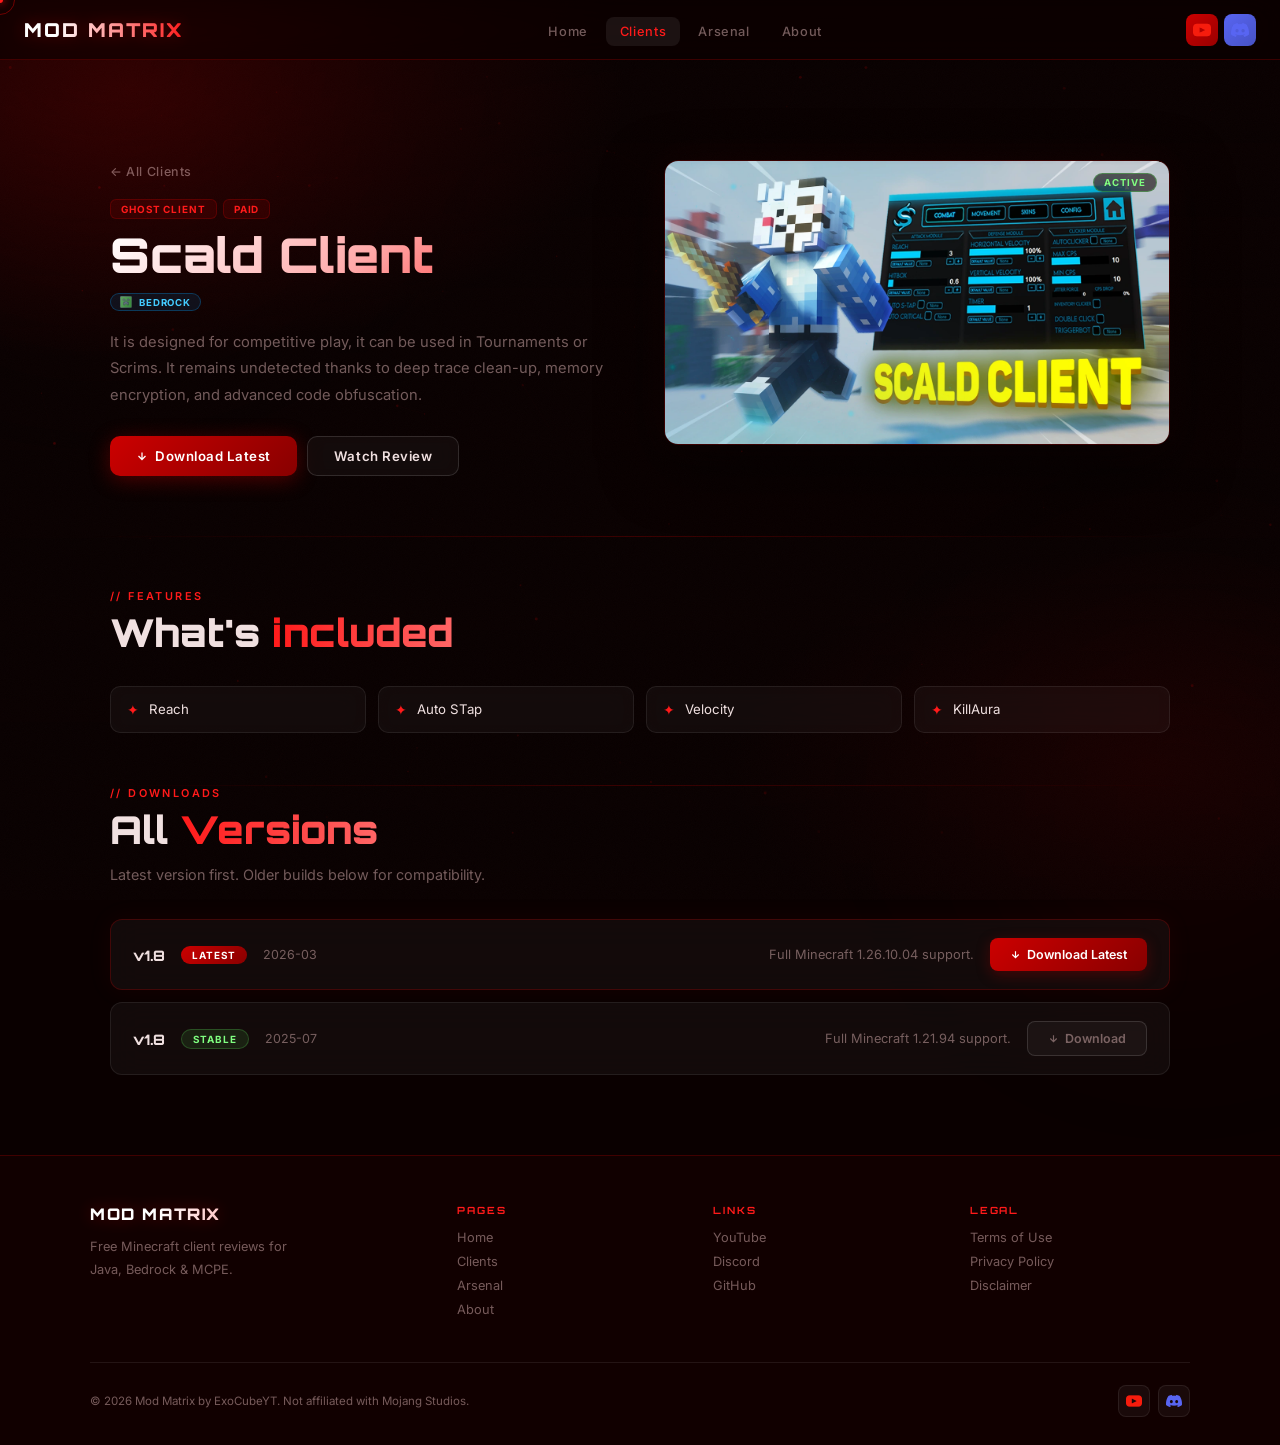
<file: clients/scald.html>
<!DOCTYPE html>
<html lang="en" prefix="og: https://ogp.me/ns#">
<head>
  <meta charset="UTF-8"/>
  <meta name="viewport" content="width=device-width,initial-scale=1.0"/>
  <link rel="icon" type="image/x-icon" href="../assets/haha.ico"/>
  <meta name="robots" content="index, follow"/>
  <meta name="author" content="ExoCubeYT"/>
  <meta name="keywords" content="minecraft client download, free minecraft, ghost client, mod matrix, ExoCubeYT, scald client"/>
  <meta property="og:type" content="website"/>
  <meta property="og:title" content="Scald Client — Mod Matrix"/>
  <meta property="og:description" content="Download Scald Client for Minecraft. Reviewed by ExoCubeYT on Mod Matrix."/>
  <meta property="og:url" content="https://modmatrix.in/clients/scald"/>
  <meta property="og:image" content="https://modmatrix.in/assets/haha.ico"/>
  <meta property="og:site_name" content="Mod Matrix"/>
  <meta name="twitter:card" content="summary_large_image"/>
  <meta name="twitter:title" content="Scald Client — Mod Matrix"/>
  <meta name="twitter:description" content="Download Scald Client for Minecraft. Reviewed by ExoCubeYT on Mod Matrix."/>
  <meta name="twitter:image" content="https://modmatrix.in/assets/haha.ico"/>
  <meta name="twitter:creator" content="@ExoCubeYT"/>
  <link rel="canonical" href="https://modmatrix.in/clients/scald"/>
  <link rel="apple-touch-icon" href="../assets/haha.ico"/>
  <link rel="shortcut icon" type="image/x-icon" href="../assets/haha.ico"/>
  <title>Mod Matrix — Client</title>
  <link rel="stylesheet" href="../shared.css"/>
  <style>
    /* client detail page styles */

        .ch-wrap {
      max-width: 1100px; margin: 0 auto;
      padding: calc(var(--nav-h) + 40px) 20px 60px;
      display: grid; grid-template-columns: 1fr 1fr;
      gap: 48px; align-items: start;
    }
    @media(max-width:768px){
      .ch-wrap { grid-template-columns: 1fr; gap: 28px; padding-top: calc(var(--nav-h) + 24px); }
      .ch-right { order: -1; }
    }

        .ch-back {
      display: inline-flex; align-items: center; gap: 6px;
      color: var(--muted); font-size: .78rem; font-weight: 500; letter-spacing: .05em;
      text-decoration: none; margin-bottom: 20px;
      transition: color .2s;
    }
    .ch-back:hover { color: var(--red2); }

        .ch-tags { display: flex; gap: 6px; flex-wrap: wrap; margin-bottom: 12px; }
    .ch-tag {
      font-size: .62rem; font-weight: 700; letter-spacing: .09em; text-transform: uppercase;
      padding: 3px 10px; border-radius: 6px;
      background: var(--red-dim); border: 1px solid var(--red-border); color: var(--red2);
    }
    .ch-name {
      font-family: 'Orbitron', sans-serif;
      font-size: clamp(1.8rem, 5vw, 3rem); font-weight: 900; line-height: 1;
      margin-bottom: 14px;
      background: linear-gradient(135deg, #fff 0%, #ffaaaa 50%, var(--red2) 100%);
      -webkit-background-clip: text; -webkit-text-fill-color: transparent; background-clip: text;
    }
    .ch-plats { display: flex; gap: 7px; flex-wrap: wrap; margin-bottom: 18px; }
    .ch-desc { color: var(--muted); font-size: .92rem; line-height: 1.8; margin-bottom: 28px; }
    .ch-actions { display: flex; gap: 10px; flex-wrap: wrap; }
    @media(max-width:420px){ .ch-actions .btn { flex: 1; justify-content: center; } }

        .ch-thumb-wrap {
      border-radius: 14px; overflow: hidden;
      border: 1px solid var(--red-border);
      box-shadow: 0 20px 60px rgba(0,0,0,.6), 0 0 40px rgba(180,0,0,.08);
      position: relative; aspect-ratio: 16/9;
    }
    .ch-thumb { width: 100%; height: 100%; display: block; object-fit: cover; }
    .ch-status-badge {
      position: absolute; top: 12px; right: 12px;
    }

        .section-divider {
      height: 1px; max-width: 1100px; margin: 0 auto;
      background: linear-gradient(90deg, transparent, var(--red-border), transparent);
    }

        .ch-features { max-width: 1100px; margin: 0 auto; padding: 52px 20px; }
    .features-list {
      display: grid;
      grid-template-columns: repeat(auto-fill, minmax(230px, 1fr));
      gap: 12px; margin-top: 32px;
    }
    @media(max-width:480px){ .features-list{grid-template-columns:1fr;} }
    .feat-item {
      background: var(--glass); border: 1px solid var(--border);
      backdrop-filter: blur(12px); border-radius: 10px;
      padding: 14px 16px; display: flex; align-items: center; gap: 10px;
      transition: border-color .2s, background .2s;
    }
    .feat-item:hover { background: var(--glass2); border-color: var(--red-border); }
    .feat-check { color: var(--red2); font-size: .9rem; flex-shrink: 0; }
    .feat-text  { font-size: .83rem; }

        .ch-versions { max-width: 1100px; margin: 0 auto; padding: 0 20px 80px; }
    .versions-list { margin-top: 32px; display: flex; flex-direction: column; gap: 12px; }
    .ver-card {
      background: var(--glass); border: 1px solid var(--border);
      backdrop-filter: blur(16px); border-radius: 12px;
      padding: 18px 22px;
      display: grid;
      grid-template-columns: auto auto 1fr auto auto;
      align-items: center; gap: 16px;
      transition: border-color .2s;
    }
    .ver-card.latest { border-color: var(--red-border); box-shadow: 0 0 24px rgba(160,0,0,.08); }
    .ver-card:hover  { border-color: rgba(200,0,0,.35); }

        @media(max-width:600px){
      .ver-card { grid-template-columns: 1fr 1fr; grid-template-rows: auto auto auto; gap: 10px; }
      .ver-notes { grid-column: 1 / -1; }
      .ver-dl    { grid-column: 1 / -1; width: 100%; justify-content: center; }
    }

    .ver-num  { font-family:'Orbitron',sans-serif; font-size:.9rem; font-weight:800; }
    .ver-lbl  { padding:3px 11px; border-radius:100px; font-size:.62rem; font-weight:700; letter-spacing:.1em; text-transform:uppercase; white-space:nowrap; }
    .lbl-latest { background:linear-gradient(135deg,var(--red),#880000); color:#fff; }
    .lbl-stable { background:rgba(80,200,80,.12); border:1px solid rgba(80,200,80,.28); color:#80ff80; }
    .lbl-legacy { background:rgba(200,200,200,.07); border:1px solid rgba(200,200,200,.15); color:var(--muted); }
    .lbl-beta   { background:rgba(255,180,0,.12); border:1px solid rgba(255,180,0,.28); color:#ffcc44; }
    .ver-date   { color:var(--muted); font-size:.78rem; white-space:nowrap; }
    .ver-notes  { color:var(--muted); font-size:.8rem; }
    .ver-dl {
      display: inline-flex; align-items: center; gap: 6px;
      padding: 9px 20px; border-radius: 8px; white-space: nowrap;
      font-family: 'Inter', sans-serif; font-size: .78rem; font-weight: 600;
      text-decoration: none; cursor: pointer; border: none;
      transition: opacity .15s, transform .15s;
    }
    .ver-dl:hover { opacity: .85; transform: translateY(-1px); }
    .dl-main { background: linear-gradient(135deg, var(--red), #880000); color: #fff; box-shadow: 0 4px 14px rgba(160,0,0,.35); }
    .dl-old  { background: var(--glass); border: 1px solid var(--border2); color: var(--muted); }
    .dl-old:hover { color: var(--text); border-color: var(--red-border); }
  </style>
</head>
<body>
<div class="noise"></div>
<div class="orb orb1"></div><div class="orb orb2"></div>
<video id="bg-video" autoplay muted loop playsinline></video>
<canvas id="bg-canvas"></canvas>
<div class="bg-gradient"></div>
<div id="cursor-dot"></div><div id="cursor-ring"></div>

<nav>
  <a class="logo" href="../index.html" data-glitch>MOD MATRIX</a>
  <ul class="nav-center">
    <li><a href="../index.html">Home</a></li>
    <li><a href="../clients.html" class="active">Clients</a></li>
    <li><a href="../arsenal.html">Arsenal</a></li>
    <li><a href="../about.html">About</a></li>
  </ul>
  <div class="nav-right">
    <div class="nav-social">
      <a class="nav-yt" href="https://youtube.com/c/ExoCubeYT" target="_blank"><img src="../assets/youtube.png" alt="YouTube" style="width:18px;height:18px;object-fit:contain;display:block;"/></a>
      <a class="nav-disc" href="https://discord.gg/MXvYhg8Bdr" target="_blank"><img src="../assets/discord.png" alt="Discord" style="width:18px;height:18px;object-fit:contain;display:block;"/></a>
    </div>
    <button class="hamburger" id="hamburger" aria-label="Menu" aria-expanded="false">
      <span></span><span></span><span></span>
    </button>
  </div>
</nav>
<div class="mobile-menu" id="mobile-menu">
  <a href="../index.html">Home</a><a href="../clients.html" class="active">Clients</a>
  <a href="../arsenal.html">Arsenal</a><a href="../about.html">About</a>
  <div class="mobile-menu-divider"></div>
  <div class="mobile-menu-socials">
    <a class="ms-yt" href="https://youtube.com/c/ExoCubeYT" target="_blank"><img src="../assets/youtube.png" alt="" style="width:14px;height:14px;object-fit:contain;vertical-align:middle;margin-right:6px;"/> YouTube</a>
    <a class="ms-disc" href="https://discord.gg/MXvYhg8Bdr" target="_blank"><img src="../assets/discord.png" alt="" style="width:14px;height:14px;object-fit:contain;vertical-align:middle;margin-right:6px;"/> Discord</a>
  </div>
</div>

<div class="wrapper" id="page-root">
  </div>

<script src="../clients-data.js"></script>
<script src="../shared.js"></script>
<script>
const PLAT_LABELS={java:'<img src="../assets/java.png" style="width:12px;height:12px;object-fit:contain;vertical-align:middle;margin-right:3px;"/> Java',bedrock:'<img src="../assets/bedrock.png" style="width:12px;height:12px;object-fit:contain;vertical-align:middle;margin-right:3px;"/> Bedrock',mcpe:'<img src="../assets/mcpe.png" style="width:12px;height:12px;object-fit:contain;vertical-align:middle;margin-right:3px;"/> MCPE'};
const PLAT_CLS={java:'plat-java',bedrock:'plat-bedrock',mcpe:'plat-mcpe'};
const STATUS_LBL={active:'Active',discontinued:'Discontinued',beta:'Beta'};
const STATUS_CLS={active:'status-active',discontinued:'status-discontinued',beta:'status-beta'};
const LBL_CLS={Latest:'lbl-latest',Stable:'lbl-stable',Legacy:'lbl-legacy',Beta:'lbl-beta'};

const slug=location.pathname.split('/').pop().replace('.html','');
const c=CLIENTS.find(x=>x.id===slug);
const root=document.getElementById('page-root');

if(!c){
  root.innerHTML='<p style="text-align:center;padding:140px 20px;color:var(--muted)">Client not found. <a href="../clients.html" style="color:var(--red2)">Go back</a></p>';
} else {
  document.title=`Mod Matrix — ${c.name}`;
  const platsHtml=c.platforms.map(p=>`<span class="plat ${PLAT_CLS[p]}">${PLAT_LABELS[p]}</span>`).join('');
  const tagsHtml=(c.tags||[]).map(t=>`<span class="ch-tag">${t}</span>`).join('');
  const featsHtml=(c.features||[]).map(f=>`<div class="feat-item reveal"><span class="feat-check">✦</span><span class="feat-text">${f}</span></div>`).join('');
  const versHtml=(c.versions||[]).map((v,i)=>`
    <div class="ver-card ${i===0?'latest':''} reveal" style="transition-delay:${i*.06}s">
      <span class="ver-num">${v.ver}</span>
      <span class="ver-lbl ${LBL_CLS[v.label]||'lbl-legacy'}">${v.label}</span>
      <span class="ver-date">${v.date}</span>
      <span class="ver-notes">${v.notes||''}</span>
      <a class="ver-dl ${i===0?'dl-main':'dl-old'}" href="${v.dlUrl}" target="_blank">
        <svg width="11" height="11" fill="none" stroke="currentColor" stroke-width="2.5" viewBox="0 0 24 24"><path d="M12 5v14M5 12l7 7 7-7"/></svg>
        ${i===0?'Download Latest':'Download'}
      </a>
    </div>`).join('');

  root.innerHTML=`
    <div class="ch-wrap">
      <div class="ch-left">
        <a class="ch-back" href="../clients.html">← All Clients</a>
        <div class="ch-tags">${tagsHtml}</div>
        <div class="ch-name">${c.name}</div>
        <div class="ch-plats">${platsHtml}</div>
        <p class="ch-desc">${c.longDesc||c.desc}</p>
        <div class="ch-actions">
          <a class="btn btn-red" href="${(c.versions||[])[0]?.dlUrl||'#'}" target="_blank">
            <svg width="12" height="12" fill="none" stroke="currentColor" stroke-width="2.5" viewBox="0 0 24 24"><path d="M12 5v14M5 12l7 7 7-7"/></svg>
            Download Latest
          </a>
          <a class="btn btn-ghost" href="https://youtube.com/c/ExoCubeYT" target="_blank">Watch Review</a>
        </div>
      </div>
      <div class="ch-right">
        <div class="ch-thumb-wrap">
          <span class="ch-status-badge status ${STATUS_CLS[c.status]}">${STATUS_LBL[c.status]}</span>
          <img class="ch-thumb" src="${c.thumbDetail||c.thumb}" alt="${c.name}" onerror="this.style.opacity='.2'"/>
        </div>
      </div>
    </div>

    <div class="section-divider"></div>

    <div class="ch-features">
      <div class="sec-tag">// Features</div>
      <h2 class="sec-title">What's <span class="grad">included</span></h2>
      <div class="features-list">${featsHtml}</div>
    </div>

    <div class="section-divider"></div>

    <div class="ch-versions">
      <div class="sec-tag">// Downloads</div>
      <h2 class="sec-title">All <span class="grad">Versions</span></h2>
      <p class="sec-sub" style="margin-bottom:0">Latest version first. Older builds below for compatibility.</p>
      <div class="versions-list">${versHtml}</div>
    </div>

    <footer>
      <div class="footer-inner">
        <div class="footer-grid">
          <div class="footer-brand"><a class="logo" href="../index.html">MOD MATRIX</a><p>Free Minecraft client reviews for Java, Bedrock &amp; MCPE.</p></div>
          <div class="footer-col"><h4>Pages</h4><a href="../index.html">Home</a><a href="../clients.html">Clients</a><a href="../arsenal.html">Arsenal</a><a href="../about.html">About</a></div>
          <div class="footer-col"><h4>Links</h4><a href="https://youtube.com/c/ExoCubeYT" target="_blank">YouTube</a><a href="https://discord.gg/MXvYhg8Bdr" target="_blank">Discord</a><a href="https://github.com/ExoCubeYT" target="_blank">GitHub</a></div>
          <div class="footer-col"><h4>Legal</h4><a href="../terms.html">Terms of Use</a><a href="../privacy.html">Privacy Policy</a><a href="../disclaimer.html">Disclaimer</a></div>
        </div>
        <div class="footer-bottom">
          <p>© 2026 Mod Matrix by ExoCubeYT. Not affiliated with Mojang Studios.</p>
          <div class="footer-socials"><a class="footer-social" href="https://youtube.com/c/ExoCubeYT" target="_blank"><img src="../assets/youtube.png" alt="YouTube" style="width:16px;height:16px;object-fit:contain;"/></a><a class="footer-social" href="https://discord.gg/MXvYhg8Bdr" target="_blank"><img src="../assets/discord.png" alt="Discord" style="width:16px;height:16px;object-fit:contain;"/></a></div>
        </div>
      </div>
    </footer>`;

    const io=new IntersectionObserver(entries=>entries.forEach(e=>{if(e.isIntersecting)e.target.classList.add('visible');}),{threshold:.08});
  document.querySelectorAll('.reveal').forEach(el=>io.observe(el));
}
</script>
</body>
</html>
</file>
<file: shared.css>
@import url('https://fonts.googleapis.com/css2?family=Orbitron:wght@400;600;700;900&family=Inter:wght@300;400;500;600;700&display=swap');

*, *::before, *::after { box-sizing: border-box; margin: 0; padding: 0; }

:root {
  --red:        #cc0000;
  --red2:       #ff1a1a;
  --red-glow:   rgba(204,0,0,0.35);
  --red-dim:    rgba(204,0,0,0.12);
  --red-border: rgba(204,0,0,0.25);
  --bg:         #0a0000;
  --bg2:        #110000;
  --bg3:        #180000;
  --glass:      rgba(255,255,255,0.04);
  --glass2:     rgba(255,255,255,0.07);
  --border:     rgba(255,255,255,0.08);
  --border2:    rgba(255,255,255,0.13);
  --text:       #f0e0e0;
  --muted:      rgba(220,180,180,0.5);
  --radius:     12px;
  --nav-h:      60px;
}

html { scroll-behavior: smooth; }

body {
  font-family: 'Inter', sans-serif;
  color: var(--text);
  background: var(--bg);
  min-height: 100vh;
  overflow-x: hidden;
  cursor: none;
}

/* CUSTOM CURSOR (pc only) */
#cursor-dot, #cursor-ring {
  position: fixed; border-radius: 50%;
  pointer-events: none; z-index: 9999;
  display: none;
}
@media (hover: hover) {
  #cursor-dot, #cursor-ring { display: block; }
}
#cursor-dot {
  width: 6px; height: 6px;
  background: var(--red2);
  transform: translate(-50%,-50%);
  box-shadow: 0 0 8px var(--red2);
}
#cursor-ring {
  width: 30px; height: 30px;
  border: 1.5px solid rgba(204,0,0,0.5);
  transform: translate(-50%,-50%);
  transition: width .18s, height .18s;
}
body.cursor-grow #cursor-ring { width: 46px; height: 46px; border-color: var(--red); }

/* NOISE */
.noise {
  position: fixed; inset: 0; z-index: 3; pointer-events: none; opacity: .02;
  background-image: url("data:image/svg+xml,%3Csvg viewBox='0 0 200 200' xmlns='http://www.w3.org/2000/svg'%3E%3Cfilter id='n'%3E%3CfeTurbulence type='fractalNoise' baseFrequency='.85' numOctaves='4'/%3E%3C/filter%3E%3Crect width='100%25' height='100%25' filter='url(%23n)'/%3E%3C/svg%3E");
  background-size: 160px;
}

/* BG */
#bg-video { position:fixed;inset:0;width:100%;height:100%;object-fit:cover;z-index:0;opacity:.3;pointer-events:none; }
#bg-canvas { position:fixed;inset:0;z-index:0;pointer-events:none; }
.bg-gradient {
  position:fixed;inset:0;z-index:1;pointer-events:none;
  background:
    radial-gradient(ellipse 65% 50% at 10% 10%, rgba(160,0,0,0.22) 0%, transparent 60%),
    radial-gradient(ellipse 55% 40% at 90% 85%, rgba(100,0,0,0.15) 0%, transparent 60%),
    linear-gradient(180deg, rgba(10,0,0,0.6) 0%, rgba(10,0,0,0.1) 40%, rgba(10,0,0,0.7) 100%);
}
.orb { position:fixed;border-radius:50%;filter:blur(90px);pointer-events:none;z-index:0; }
.orb1 { width:600px;height:600px;background:radial-gradient(circle,rgba(160,0,0,0.18),transparent 70%);top:-250px;left:-200px;animation:od1 20s ease-in-out infinite alternate; }
.orb2 { width:500px;height:500px;background:radial-gradient(circle,rgba(120,0,0,0.12),transparent 70%);bottom:-150px;right:-150px;animation:od2 25s ease-in-out infinite alternate; }
@keyframes od1{to{transform:translate(60px,40px);}}
@keyframes od2{to{transform:translate(-50px,-40px);}}

/* NAV */
nav {
  position: fixed; top: 0; left: 0; right: 0; z-index: 500;
  height: var(--nav-h);
  display: flex; align-items: center; justify-content: space-between;
  padding: 0 24px;
  background: rgba(10,0,0,0.7);
  backdrop-filter: blur(20px) saturate(180%);
  -webkit-backdrop-filter: blur(20px) saturate(180%);
  border-bottom: 1px solid var(--red-border);
}
.logo {
  font-family: 'Orbitron', sans-serif;
  font-size: 1.2rem; font-weight: 900; letter-spacing: .1em;
  background: linear-gradient(90deg, #fff 20%, var(--red2) 100%);
  -webkit-background-clip: text; -webkit-text-fill-color: transparent; background-clip: text;
  text-decoration: none;
  filter: drop-shadow(0 0 8px var(--red-glow));
  flex-shrink: 0;
}

.nav-center { display: flex; gap: 4px; list-style: none; }
.nav-center a {
  color: var(--muted); text-decoration: none;
  font-size: .8rem; font-weight: 500; letter-spacing: .05em;
  padding: 7px 14px; border-radius: 8px;
  transition: color .2s, background .2s;
}
.nav-center a:hover, .nav-center a.active { color: var(--text); background: var(--glass2); }
.nav-center a.active { color: var(--red2); }

.nav-right { display: flex; align-items: center; gap: 8px; }
.nav-social {
  display: flex; gap: 6px;
}
.nav-social a {
  width: 32px; height: 32px; border-radius: 8px;
  display: flex; align-items: center; justify-content: center;
  font-size: .85rem; text-decoration: none; color: #fff;
  transition: opacity .2s, transform .2s;
}
.nav-social a:hover { opacity: .8; transform: translateY(-1px); }
.nav-yt   { background: linear-gradient(135deg,#cc0000,#990000); }
.nav-disc { background: linear-gradient(135deg,#5865F2,#4752c4); }

/* hamburger */
.hamburger {
  display: none;
  flex-direction: column; gap: 4px;
  background: none; border: none; cursor: pointer; padding: 6px;
}
.hamburger span { display: block; width: 20px; height: 2px; background: #fff; border-radius: 2px; transition: .3s; }

/* mobile menu */
.mobile-menu {
  display: flex;
  position: fixed; top: calc(var(--nav-h) + 8px); left: 16px; right: 16px;
  background: linear-gradient(135deg, rgba(20,0,0,0.97), rgba(30,0,0,0.95));
  border: 1px solid var(--border2);
  border-radius: 14px;
  padding: 16px;
  z-index: 499;
  flex-direction: column; gap: 4px;
  opacity: 0; transform: translateY(-10px);
  transition: opacity .2s, transform .2s;
  pointer-events: none;
  visibility: hidden;
}
.mobile-menu.open { opacity: 1; transform: translateY(0); pointer-events: all; visibility: visible; }
.mobile-menu a {
  display: block; color: var(--muted); text-decoration: none;
  font-size: .9rem; font-weight: 500; padding: 11px 14px; border-radius: 8px;
  transition: color .2s, background .2s;
}
.mobile-menu a:hover, .mobile-menu a.active { color: var(--text); background: var(--glass2); }
.mobile-menu a.active { color: var(--red2); }
.mobile-menu-divider { height: 1px; background: var(--border); margin: 8px 0; }
.mobile-menu-socials { display: flex; gap: 8px; padding: 4px 0; }
.mobile-menu-socials a {
  display: flex; align-items: center; gap: 8px;
  color: #fff; text-decoration: none; font-size: .82rem;
  padding: 9px 14px; border-radius: 8px; flex: 1; justify-content: center;
}
.mobile-menu-socials .ms-yt   { background: linear-gradient(135deg,#cc0000,#990000); }
.mobile-menu-socials .ms-disc { background: linear-gradient(135deg,#5865F2,#4752c4); }

@media (max-width: 768px) {
  .nav-center { display: none; }
  .hamburger  { display: flex; }
  .nav-social { display: none; }
}

/* WRAPPER */
.wrapper { position: relative; z-index: 10; padding-top: var(--nav-h); }

/* BUTTONS */
.btn {
  display: inline-flex; align-items: center; gap: 7px;
  padding: 11px 26px; border-radius: 10px;
  font-family: 'Inter', sans-serif; font-size: .83rem; font-weight: 600;
  letter-spacing: .04em; text-decoration: none; cursor: pointer; border: none;
  transition: transform .15s, opacity .15s, box-shadow .15s;
  white-space: nowrap;
}
.btn:hover { transform: translateY(-2px); }
.btn:active { transform: scale(.97); }
.btn-red {
  background: linear-gradient(135deg, var(--red), #880000);
  color: #fff; box-shadow: 0 4px 20px rgba(180,0,0,.4);
}
.btn-red:hover { box-shadow: 0 6px 28px rgba(200,0,0,.55); }
.btn-ghost {
  background: var(--glass); border: 1px solid var(--border2);
  backdrop-filter: blur(10px); color: var(--text);
}
.btn-ghost:hover { background: var(--glass2); }

/* SECTION HEADERS */
.sec-tag { font-size: .68rem; letter-spacing: .22em; text-transform: uppercase; color: var(--red2); margin-bottom: 8px; font-weight: 600; }
.sec-title { font-family: 'Orbitron', sans-serif; font-size: clamp(1.5rem, 4vw, 2.4rem); font-weight: 900; line-height: 1.1; }
.sec-title .grad { background: linear-gradient(90deg, var(--red2), #ff6666); -webkit-background-clip: text; -webkit-text-fill-color: transparent; background-clip: text; }
.sec-sub { color: var(--muted); font-size: .9rem; line-height: 1.75; max-width: 500px; margin-top: 12px; }

/* REVEAL */
.reveal { opacity: 0; transform: translateY(24px); transition: opacity .6s ease, transform .6s ease; }
.reveal.visible { opacity: 1; transform: translateY(0); }

/* PLATFORM BADGE */
.plat {
  display: inline-flex; align-items: center; gap: 4px;
  font-size: .6rem; font-weight: 700; letter-spacing: .09em; text-transform: uppercase;
  padding: 2px 9px; border-radius: 100px;
}
.plat-java    { background: rgba(255,180,0,.12); border: 1px solid rgba(255,180,0,.3); color: #ffcc44; }
.plat-bedrock { background: rgba(0,160,255,.1);  border: 1px solid rgba(0,160,255,.28); color: #44ccff; }
.plat-mcpe    { background: rgba(80,220,80,.1);  border: 1px solid rgba(80,220,80,.28); color: #80ff80; }

/* STATUS NADGE */
.status {
  font-size: .6rem; font-weight: 700; letter-spacing: .1em; text-transform: uppercase;
  padding: 3px 10px; border-radius: 100px; backdrop-filter: blur(8px);
  background: rgba(10,0,0,.6);
}
.status-active       { border: 1px solid rgba(80,255,80,.3); color: #80ff80; }
.status-discontinued { border: 1px solid rgba(200,200,200,.2); color: var(--muted); }
.status-beta         { border: 1px solid rgba(255,180,0,.3); color: #ffcc44; }

/* FOOTER */
footer {
  position: relative; z-index: 10;
  background: var(--bg2);
  border-top: 1px solid var(--red-border);
  padding: 48px 24px 28px;
}
.footer-inner { max-width: 1100px; margin: 0 auto; }
.footer-grid { display: grid; grid-template-columns: 1.5fr 1fr 1fr 1fr; gap: 36px; margin-bottom: 36px; }
.footer-brand .logo { display: block; margin-bottom: 12px; font-size: 1rem; }
.footer-brand p { color: var(--muted); font-size: .8rem; line-height: 1.75; max-width: 210px; }
.footer-col h4 { font-family:'Orbitron',sans-serif; font-size:.62rem; letter-spacing:.2em; text-transform:uppercase; color:var(--red2); margin-bottom:14px; }
.footer-col a { display:block; color:var(--muted); text-decoration:none; font-size:.8rem; margin-bottom:9px; transition:color .2s; }
.footer-col a:hover { color:var(--text); }
.footer-bottom { border-top: 1px solid var(--border); padding-top: 22px; display: flex; align-items: center; justify-content: space-between; flex-wrap: wrap; gap: 12px; }
.footer-bottom p { color: var(--muted); font-size: .72rem; }
.footer-socials { display: flex; gap: 8px; }
.footer-social { width: 32px; height: 32px; border-radius: 8px; background: var(--glass); border: 1px solid var(--border); display: flex; align-items: center; justify-content: center; color: var(--muted); text-decoration: none; font-size: .8rem; transition: all .2s; }
.footer-social:hover { background: var(--glass2); color: var(--text); border-color: var(--red-border); }

@media (max-width: 768px) {
  .footer-grid { grid-template-columns: 1fr 1fr; gap: 24px; }
  .footer-brand { grid-column: 1 / -1; }
}
@media (max-width: 480px) {
  .footer-grid { grid-template-columns: 1fr; }
}

/* SCROLL */
::-webkit-scrollbar { width: 4px; }
::-webkit-scrollbar-track { background: var(--bg); }
::-webkit-scrollbar-thumb { background: var(--red); border-radius: 2px; }
</file>
